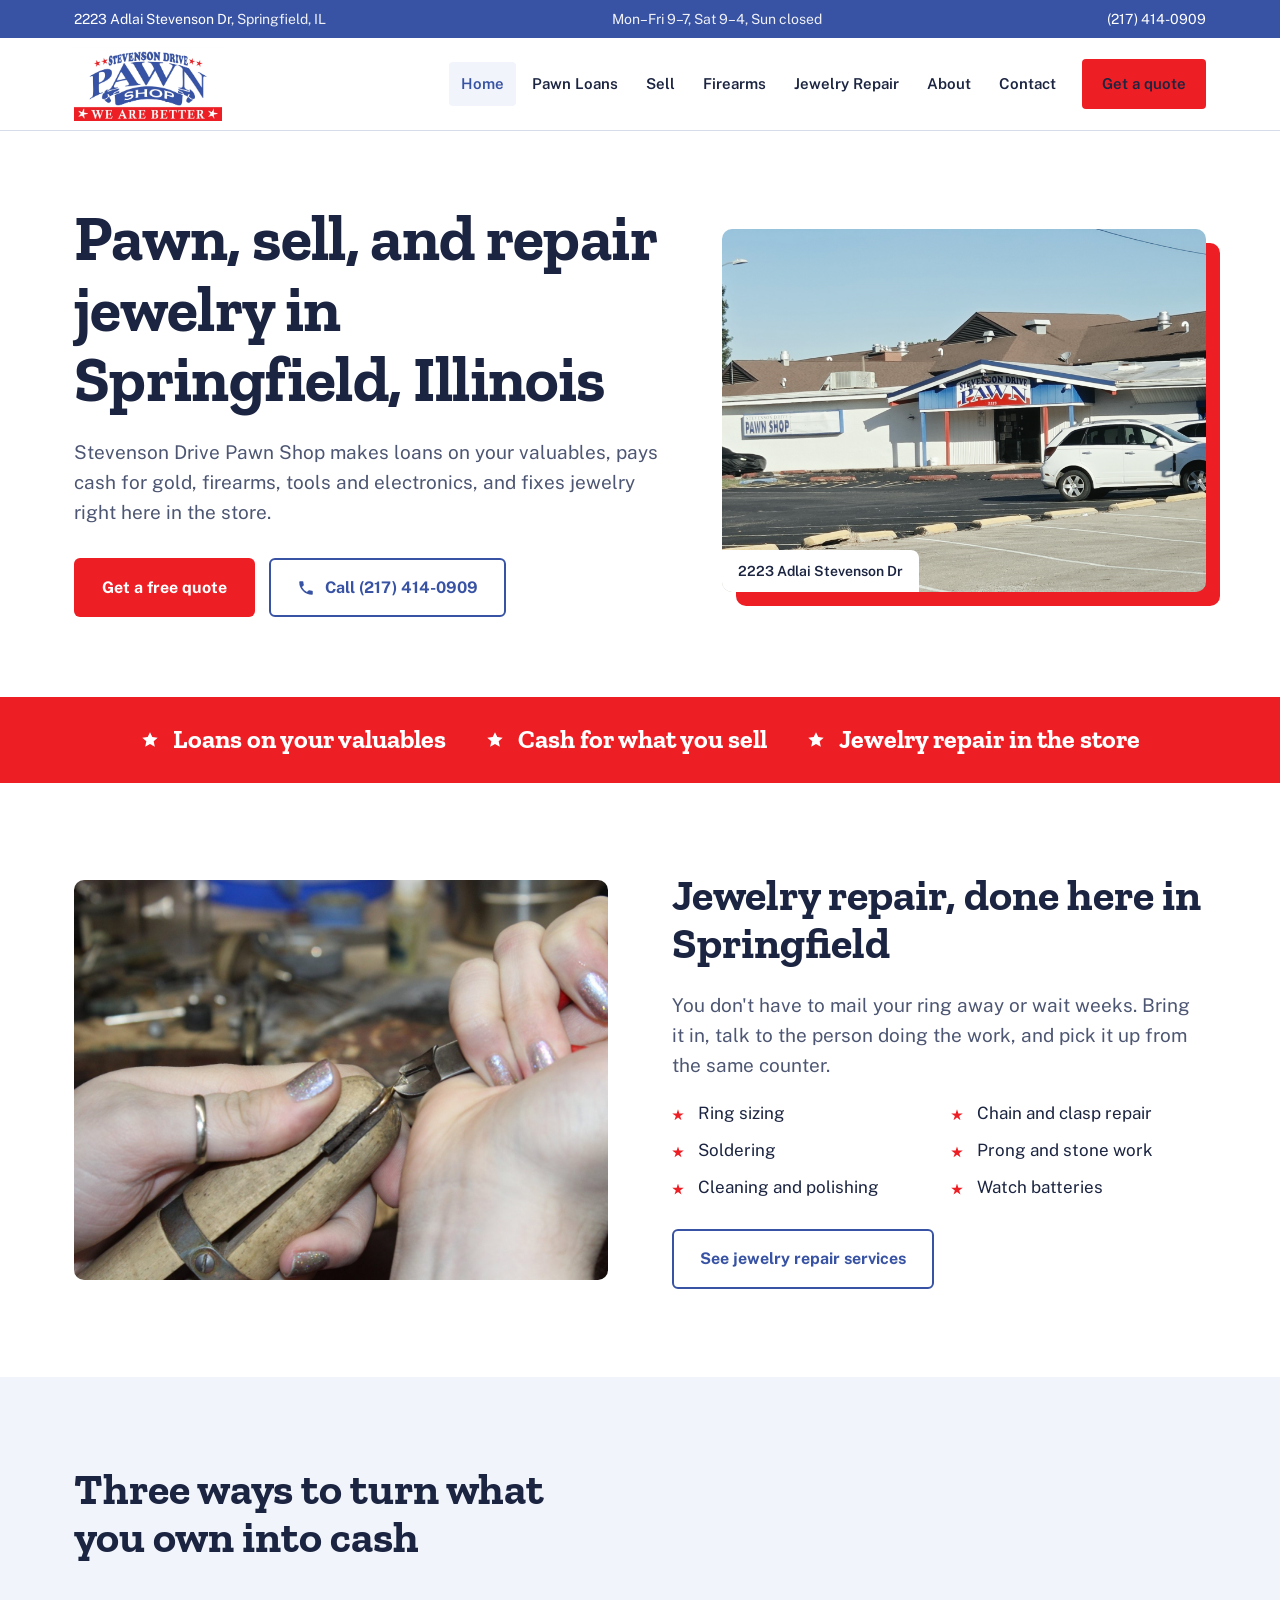
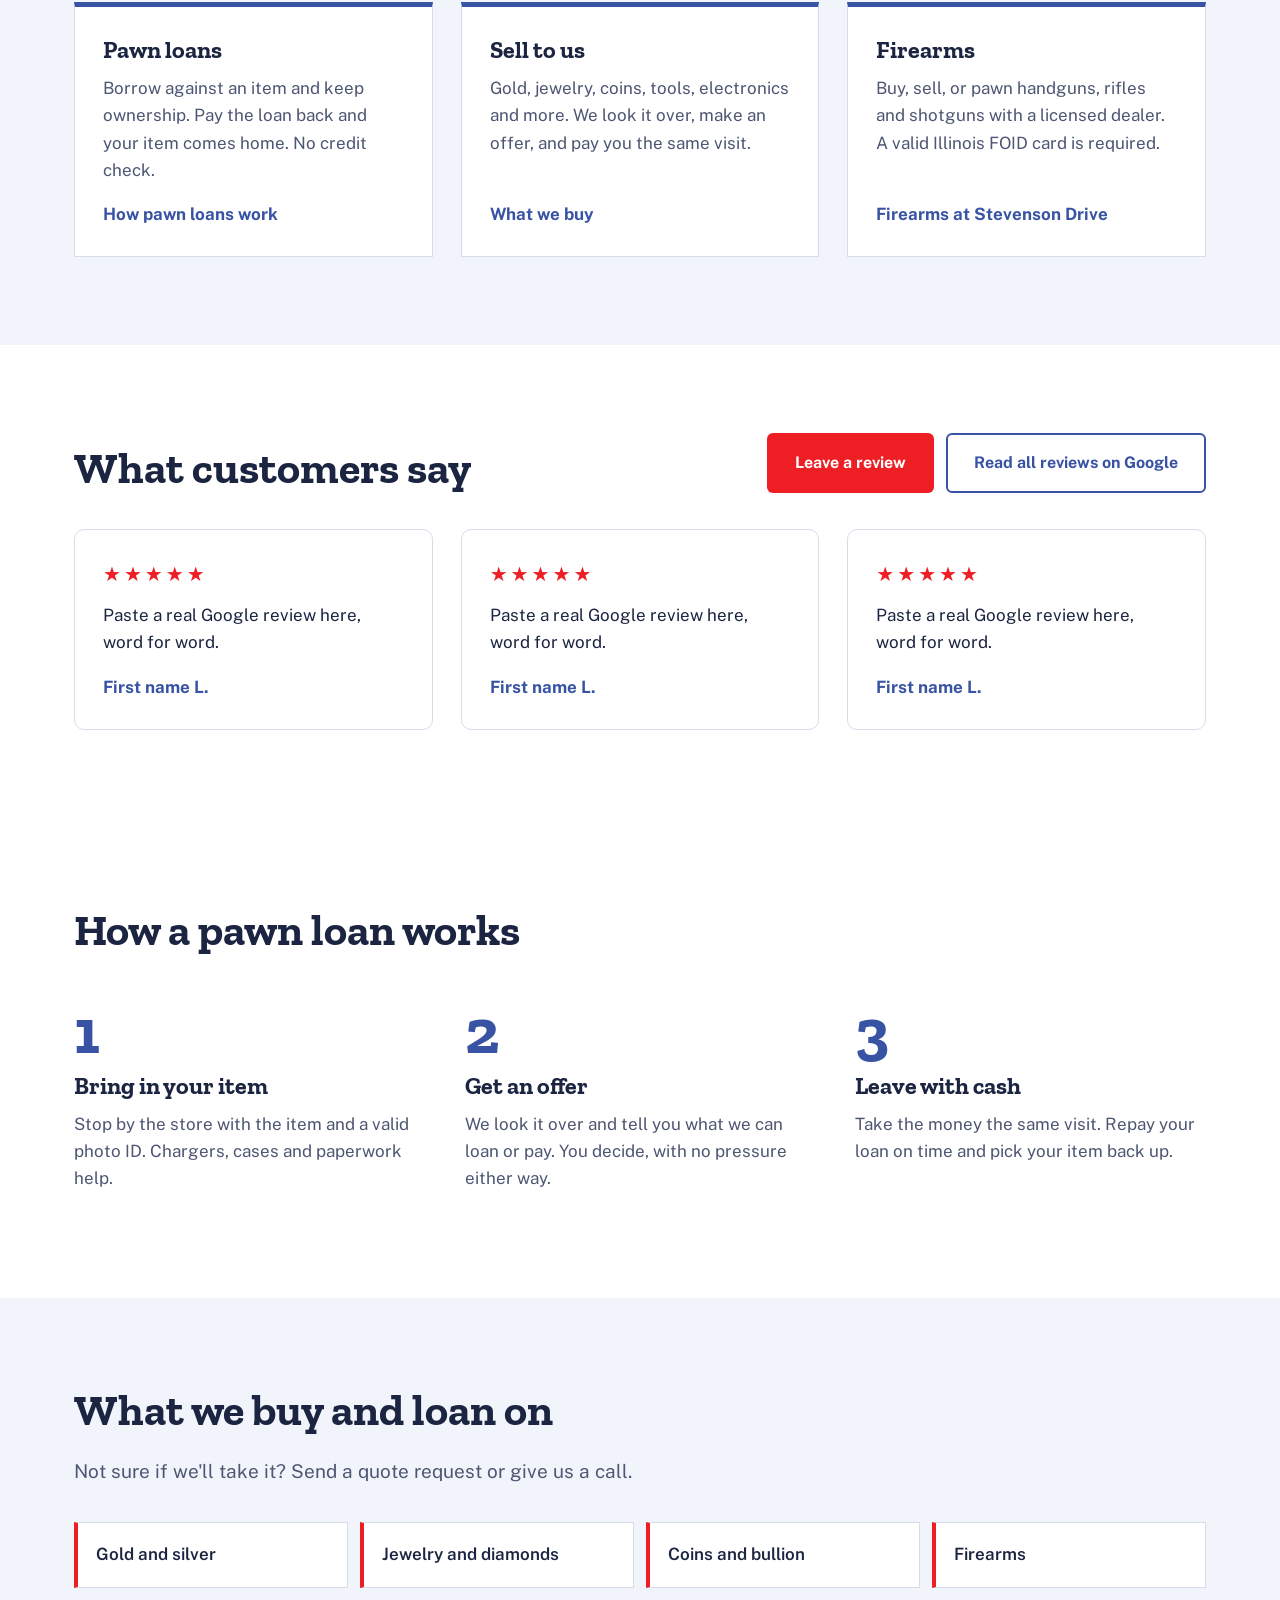
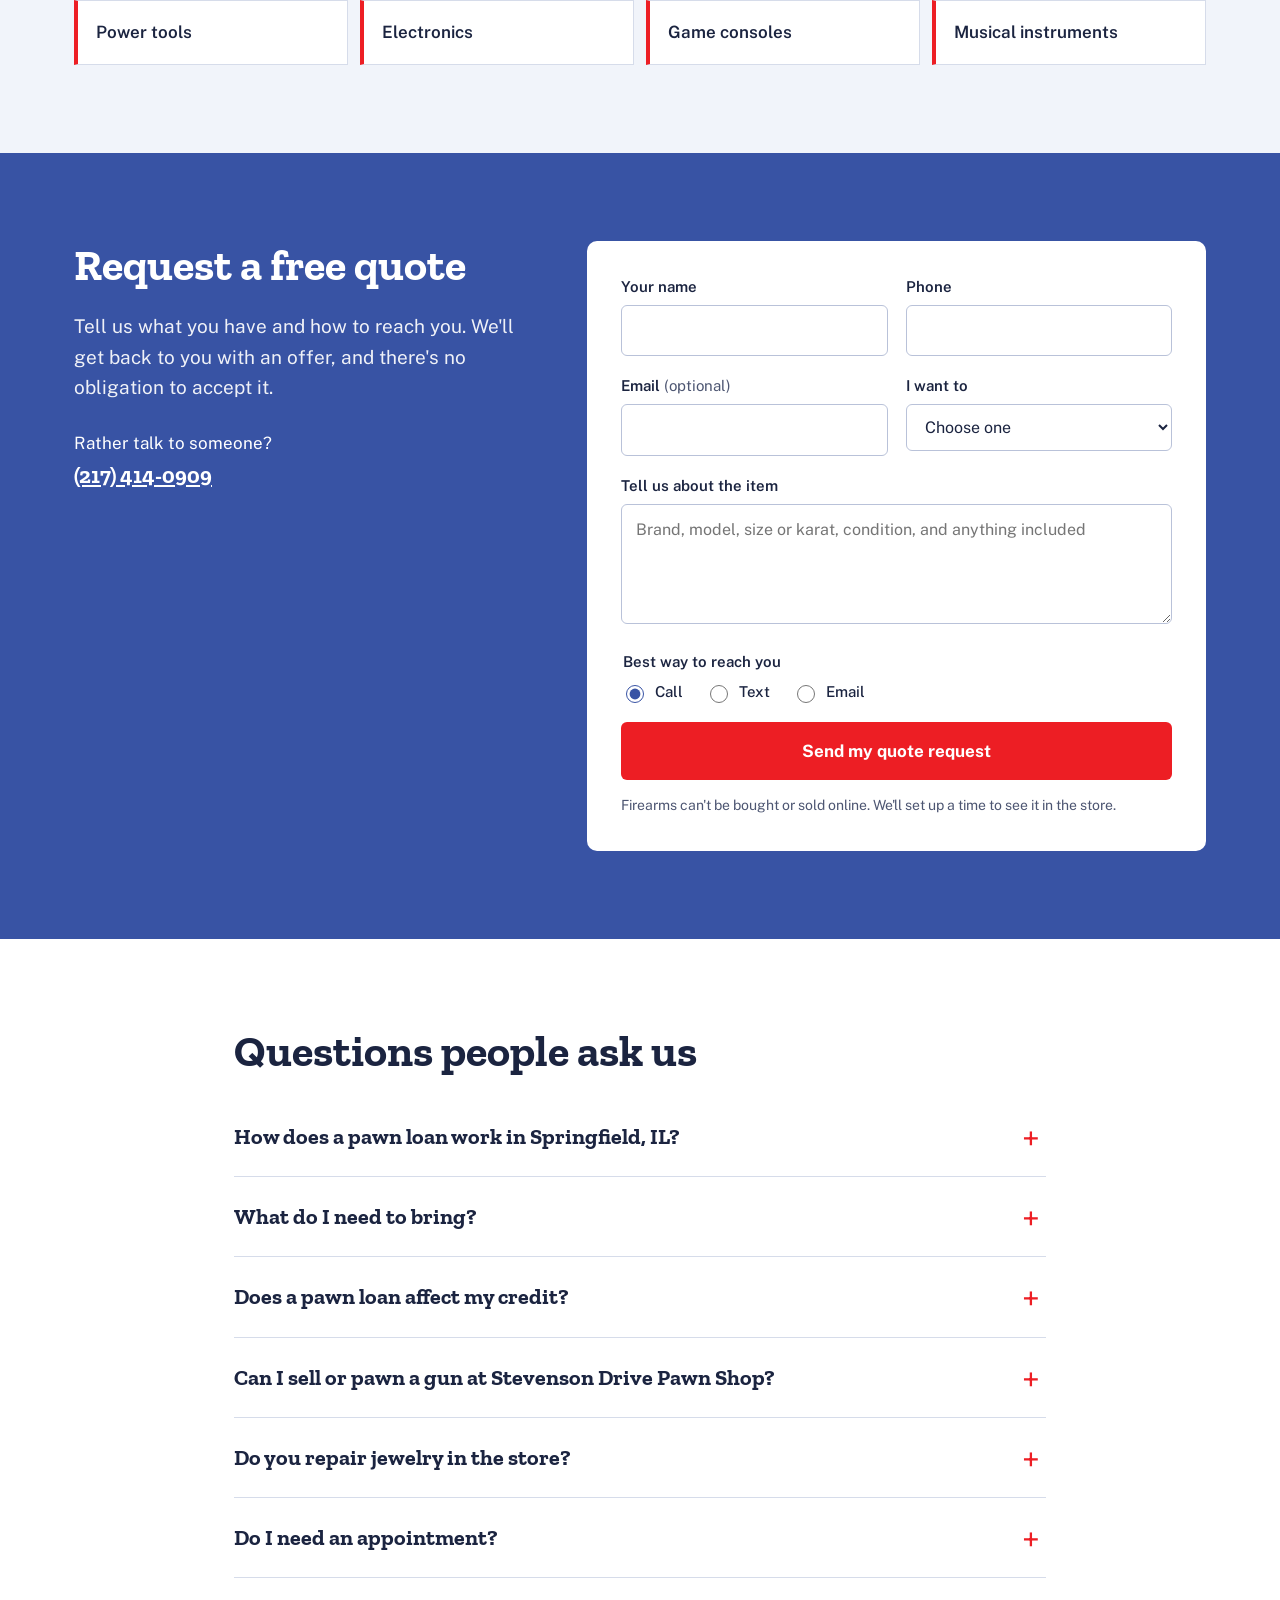
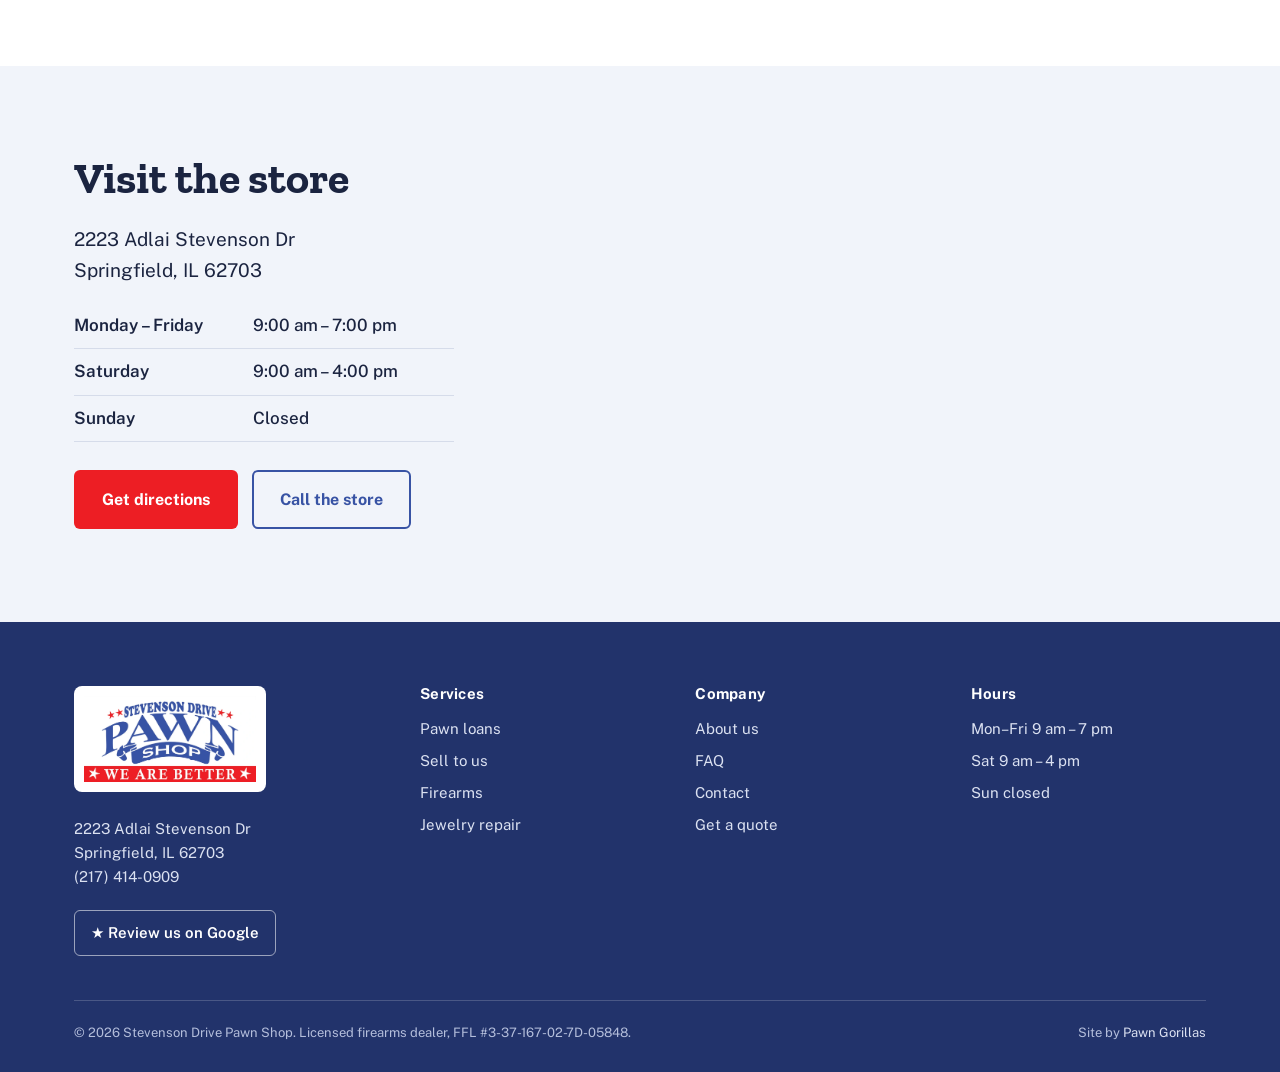
<file: index.html>
<!DOCTYPE html>
<html lang="en">
<head>
<meta charset="UTF-8">
<meta name="viewport" content="width=device-width, initial-scale=1">
<title>Pawn Shop in Springfield, IL | Stevenson Drive Pawn Shop</title>
<meta name="description" content="Stevenson Drive Pawn Shop in Springfield, IL: pawn loans, cash for gold, jewelry and firearms, and in-store jewelry repair. 2223 Adlai Stevenson Dr. Call (217) 414-0909.">
<!-- CONFIRM: final domain -->
<link rel="canonical" href="https://stevensondrivepawnandjewelry.com/">
<meta property="og:type" content="website">
<meta property="og:title" content="Pawn Shop in Springfield, IL | Stevenson Drive Pawn Shop">
<meta property="og:description" content="Stevenson Drive Pawn Shop in Springfield, IL: pawn loans, cash for gold, jewelry and firearms, and in-store jewelry repair. 2223 Adlai Stevenson Dr. Call (217) 414-0909.">
<meta property="og:image" content="logo.png">
<link rel="icon" type="image/png" href="logo.png">
<link rel="preconnect" href="https://fonts.googleapis.com">
<link rel="preconnect" href="https://fonts.gstatic.com" crossorigin>
<link href="https://fonts.googleapis.com/css2?family=Zilla+Slab:wght@500;700&family=Public+Sans:wght@400;500;600;700&display=swap" rel="stylesheet">
<link rel="stylesheet" href="styles.css">
<script type="application/ld+json">
{
 "@context": "https://schema.org",
 "@type": [
  "PawnShop",
  "JewelryStore"
 ],
 "name": "Stevenson Drive Pawn Shop",
 "url": "https://stevensondrivepawnandjewelry.com/",
 "logo": "https://stevensondrivepawnandjewelry.com/logo.png",
 "image": "https://stevensondrivepawnandjewelry.com/logo.png",
 "telephone": "+1-217-414-0909",
 "address": {
  "@type": "PostalAddress",
  "streetAddress": "2223 Adlai Stevenson Dr",
  "addressLocality": "Springfield",
  "addressRegion": "IL",
  "postalCode": "62703",
  "addressCountry": "US"
 },
 "areaServed": [
  "Springfield IL",
  "Sangamon County IL"
 ],
 "openingHoursSpecification": [
  {
   "@type": "OpeningHoursSpecification",
   "dayOfWeek": [
    "Monday",
    "Tuesday",
    "Wednesday",
    "Thursday",
    "Friday"
   ],
   "opens": "09:00",
   "closes": "19:00"
  },
  {
   "@type": "OpeningHoursSpecification",
   "dayOfWeek": "Saturday",
   "opens": "09:00",
   "closes": "16:00"
  }
 ]
}
</script>
<script type="application/ld+json">
{
 "@context": "https://schema.org",
 "@type": "FAQPage",
 "mainEntity": [
  {
   "@type": "Question",
   "name": "How does a pawn loan work in Springfield, IL?",
   "acceptedAnswer": {
    "@type": "Answer",
    "text": "You bring in an item of value and we loan you money against it. We hold the item while the loan is open. When you repay the loan plus the finance charge, you get your item back. If you choose not to repay, the item becomes ours and you owe nothing more."
   }
  },
  {
   "@type": "Question",
   "name": "What do I need to bring?",
   "acceptedAnswer": {
    "@type": "Answer",
    "text": "Bring the item and a valid government-issued photo ID. For firearms, Illinois law also requires a valid FOID card. Chargers, cases, boxes and paperwork can raise what we're able to offer."
   }
  },
  {
   "@type": "Question",
   "name": "Does a pawn loan affect my credit?",
   "acceptedAnswer": {
    "@type": "Answer",
    "text": "No. We don't run a credit check, and the loan is secured by your item, so nothing is reported to credit bureaus."
   }
  },
  {
   "@type": "Question",
   "name": "Can I sell or pawn a gun at Stevenson Drive Pawn Shop?",
   "acceptedAnswer": {
    "@type": "Answer",
    "text": "Yes. We're a licensed firearms dealer and we buy, sell and loan on handguns, rifles and shotguns. You'll need a valid photo ID and an Illinois FOID card. Please bring firearms in unloaded and cased."
   }
  },
  {
   "@type": "Question",
   "name": "Do you repair jewelry in the store?",
   "acceptedAnswer": {
    "@type": "Answer",
    "text": "Yes. Ring sizing, chain repair, soldering and other repairs are done here at the store, so your jewelry doesn't get shipped out. Bring it in for a quote."
   }
  },
  {
   "@type": "Question",
   "name": "Do I need an appointment?",
   "acceptedAnswer": {
    "@type": "Answer",
    "text": "No. Walk in any time during business hours. If you'd like an idea of value first, send a quote request or call (217) 414-0909."
   }
  }
 ]
}
</script>
</head>
<body>
<a class="skip" href="#main">Skip to main content</a>

<!-- ===== SHARED HEADER START (same on every page; only aria-current changes) ===== -->
<div class="topbar">
  <div class="wrap">
    <a href="https://www.google.com/maps/search/?api=1&query=2223+Adlai+Stevenson+Dr+Springfield+IL+62703" target="_blank" rel="noopener">2223 Adlai Stevenson Dr<span class="hide-sm">, Springfield, IL</span></a>
    <!-- CONFIRM hours -->
    <span class="hide-sm">Mon–Fri 9–7, Sat 9–4, Sun closed</span>
    <a href="tel:+12174140909">(217) 414-0909</a>
  </div>
</div>
<header class="site">
  <div class="wrap">
    <a class="brand" href="index.html" aria-label="Stevenson Drive Pawn Shop home">
      <img src="logo.webp" alt="Stevenson Drive Pawn Shop logo" width="900" height="449">
    </a>
    <nav class="mainnav" aria-label="Main navigation">
      <ul>
        <li><a href="index.html" aria-current="page">Home</a></li>
        <li><a href="pawn-loans.html">Pawn Loans</a></li>
        <li><a href="sell.html">Sell</a></li>
        <li><a href="firearms.html">Firearms</a></li>
        <li><a href="jewelry-repair.html">Jewelry Repair</a></li>
        <li><a href="about.html">About</a></li>
        <li><a href="contact.html">Contact</a></li>
        <li><a class="btn btn-red" href="#quote">Get a quote</a></li>
      </ul>
    </nav>
    <button class="burger" type="button" aria-label="Open menu" aria-controls="mobile-nav" aria-expanded="false"><span></span></button>
  </div>
</header>
<div class="mobile-nav" id="mobile-nav" role="dialog" aria-modal="true" aria-label="Menu">
  <div class="mn-top">
    <img src="logo.webp" alt="" width="120" height="60" style="height:56px;width:auto">
    <button class="mn-close" type="button" aria-label="Close menu">&times;</button>
  </div>
  <ul>
    <li><a href="index.html">Home</a></li>
    <li><a href="pawn-loans.html">Pawn Loans</a></li>
    <li><a href="sell.html">Sell</a></li>
    <li><a href="firearms.html">Firearms</a></li>
    <li><a href="jewelry-repair.html">Jewelry Repair</a></li>
    <li><a href="about.html">About</a></li>
    <li><a href="contact.html">Contact</a></li>
  </ul>
  <a class="btn btn-red" href="tel:+12174140909">Call (217) 414-0909</a>
</div>
<!-- ===== SHARED HEADER END ===== -->

<main id="main">
<section class="hero" aria-labelledby="h1">
  <div class="wrap">
    <div>
      <h1 id="h1">Pawn, sell, and repair jewelry in Springfield, Illinois</h1>
      <p class="lede">Stevenson Drive Pawn Shop makes loans on your valuables, pays cash for gold, firearms, tools and electronics, and fixes jewelry right here in the store.</p>
      <div class="hero-ctas">
        <a class="btn btn-red" href="#quote">Get a free quote</a>
        <a class="btn btn-line" href="tel:+12174140909">
          <svg viewBox="0 0 24 24" aria-hidden="true"><path fill="currentColor" d="M6.6 10.8a15.1 15.1 0 0 0 6.6 6.6l2.2-2.2a1 1 0 0 1 1-.25 11.4 11.4 0 0 0 3.6.57 1 1 0 0 1 1 1V20a1 1 0 0 1-1 1A17 17 0 0 1 3 4a1 1 0 0 1 1-1h3.5a1 1 0 0 1 1 1c0 1.25.2 2.45.57 3.57a1 1 0 0 1-.25 1z"/></svg>
          Call (217) 414-0909
        </a>
      </div>
    </div>
    <!-- Upload exterior.jpg to the repo and it appears here automatically -->
    <div class="hero-photo" role="img" aria-label="Stevenson Drive Pawn Shop storefront on Adlai Stevenson Drive">
      <span class="addr-tag">2223 Adlai Stevenson Dr</span>
    </div>
  </div>
</section>

<div class="ribbon" role="region" aria-label="What we offer">
  <ul>
    <li><svg viewBox="0 0 24 24" aria-hidden="true"><path d="M12 1.5l3.1 6.6 7.2.8-5.4 4.9 1.5 7.1L12 17.3l-6.4 3.6 1.5-7.1L1.7 8.9l7.2-.8z"/></svg>Loans on your valuables</li>
    <li><svg viewBox="0 0 24 24" aria-hidden="true"><path d="M12 1.5l3.1 6.6 7.2.8-5.4 4.9 1.5 7.1L12 17.3l-6.4 3.6 1.5-7.1L1.7 8.9l7.2-.8z"/></svg>Cash for what you sell</li>
    <li><svg viewBox="0 0 24 24" aria-hidden="true"><path d="M12 1.5l3.1 6.6 7.2.8-5.4 4.9 1.5 7.1L12 17.3l-6.4 3.6 1.5-7.1L1.7 8.9l7.2-.8z"/></svg>Jewelry repair in the store</li>
  </ul>
</div>

<section class="feature" aria-labelledby="jr-h">
  <div class="wrap">
    <!-- Upload jewelry-repair.jpg (repair bench or work in progress) -->
    <div class="feature-photo" role="img" aria-label="Jewelry repair at Stevenson Drive Pawn Shop"></div>
    <div>
      <h2 id="jr-h">Jewelry repair, done here in Springfield</h2>
      <p class="lede">You don't have to mail your ring away or wait weeks. Bring it in, talk to the person doing the work, and pick it up from the same counter.</p>
      <!-- CONFIRM the repair services they actually offer -->
      <ul class="ticks">
        <li>Ring sizing</li>
        <li>Chain and clasp repair</li>
        <li>Soldering</li>
        <li>Prong and stone work</li>
        <li>Cleaning and polishing</li>
        <li>Watch batteries</li>
      </ul>
      <a class="btn btn-line" href="jewelry-repair.html">See jewelry repair services</a>
    </div>
  </div>
</section>

<section class="services" aria-labelledby="svc-h">
  <div class="wrap">
    <h2 id="svc-h">Three ways to turn what you own into cash</h2>
    <div class="svc-grid">
      <article class="svc">
        <h3>Pawn loans</h3>
        <p>Borrow against an item and keep ownership. Pay the loan back and your item comes home. No credit check.</p>
        <a class="more" href="pawn-loans.html">How pawn loans work</a>
      </article>
      <article class="svc">
        <h3>Sell to us</h3>
        <p>Gold, jewelry, coins, tools, electronics and more. We look it over, make an offer, and pay you the same visit.</p>
        <a class="more" href="sell.html">What we buy</a>
      </article>
      <article class="svc">
        <h3>Firearms</h3>
        <p>Buy, sell, or pawn handguns, rifles and shotguns with a licensed dealer. A valid Illinois FOID card is required.</p>
        <a class="more" href="firearms.html">Firearms at Stevenson Drive</a>
      </article>
    </div>
  </div>
</section>

<section class="reviews" aria-labelledby="rv-h">
  <div class="wrap">
    <div class="rv-head">
      <h2 id="rv-h">What customers say</h2>
      <div class="rv-links">
        <a class="btn btn-red" href="/review" target="_blank" rel="noopener">Leave a review</a>
        <a class="btn btn-line" href="https://maps.google.com/?cid=6891771936703376634" target="_blank" rel="noopener">Read all reviews on Google</a>
      </div>
    </div>
    <!-- ===== REVIEWS: update monthly =====
         Copy real Google reviews word for word. Use first name + last initial.
         Set the stars to match the review (aria-label too). Never edit or invent review text. -->
    <div class="rv-grid">
      <figure class="rev">
        <p class="stars" aria-label="5 out of 5 stars">&#9733;&#9733;&#9733;&#9733;&#9733;</p>
        <blockquote><p>Paste a real Google review here, word for word.</p></blockquote>
        <figcaption>First name L.</figcaption>
      </figure>
      <figure class="rev">
        <p class="stars" aria-label="5 out of 5 stars">&#9733;&#9733;&#9733;&#9733;&#9733;</p>
        <blockquote><p>Paste a real Google review here, word for word.</p></blockquote>
        <figcaption>First name L.</figcaption>
      </figure>
      <figure class="rev">
        <p class="stars" aria-label="5 out of 5 stars">&#9733;&#9733;&#9733;&#9733;&#9733;</p>
        <blockquote><p>Paste a real Google review here, word for word.</p></blockquote>
        <figcaption>First name L.</figcaption>
      </figure>
    </div>
    <!-- ===== REVIEWS END ===== -->
  </div>
</section>

<section class="steps" aria-labelledby="st-h">
  <div class="wrap">
    <h2 id="st-h">How a pawn loan works</h2>
    <ol>
      <li><h3>Bring in your item</h3><p>Stop by the store with the item and a valid photo ID. Chargers, cases and paperwork help.</p></li>
      <li><h3>Get an offer</h3><p>We look it over and tell you what we can loan or pay. You decide, with no pressure either way.</p></li>
      <li><h3>Leave with cash</h3><p>Take the money the same visit. Repay your loan on time and pick your item back up.</p></li>
    </ol>
  </div>
</section>

<section class="buy" aria-labelledby="buy-h">
  <div class="wrap">
    <h2 id="buy-h">What we buy and loan on</h2>
    <p class="lede">Not sure if we'll take it? Send a quote request or give us a call.</p>
    <!-- CONFIRM categories with the client -->
    <ul class="buy-list">
      <li><a href="sell.html#gold">Gold and silver</a></li>
      <li><a href="sell.html#jewelry">Jewelry and diamonds</a></li>
      <li><a href="sell.html#coins">Coins and bullion</a></li>
      <li><a href="firearms.html">Firearms</a></li>
      <li><a href="sell.html#tools">Power tools</a></li>
      <li><a href="sell.html#electronics">Electronics</a></li>
      <li><a href="sell.html#games">Game consoles</a></li>
      <li><a href="sell.html#instruments">Musical instruments</a></li>
    </ul>
  </div>
</section>

<section class="quote" id="quote" aria-labelledby="q-h">
  <div class="wrap">
    <div>
      <h2 id="q-h">Request a free quote</h2>
      <p class="lede">Tell us what you have and how to reach you. We'll get back to you with an offer, and there's no obligation to accept it.</p>
      <p class="call-alt">Rather talk to someone?<br><a href="tel:+12174140909">(217) 414-0909</a></p>
    </div>

    <!--
      FORM SETUP: create a free Web3Forms key with the shop's email
      (web3forms.com). CONNECTED: key below sends to the email on the Web3Forms account.
      Until then the form shows a demo message instead of sending.
    -->
    <form class="qform" id="quote-form" action="https://api.web3forms.com/submit" method="POST" novalidate>
      <input type="hidden" name="access_key" value="ba65331e-3c67-4ce6-aea2-89016c3157da">
      <input type="hidden" name="subject" value="New quote request from the website">
      <input type="hidden" name="page" value="index.html">
      <input type="hidden" name="from_name" value="Stevenson Drive Pawn website">
      <input type="checkbox" name="botcheck" class="hp" tabindex="-1" autocomplete="off" aria-hidden="true">

      <div class="frow">
        <div class="fg"><label for="q-name">Your name</label><input class="fi" id="q-name" name="name" type="text" autocomplete="name" required></div>
        <div class="fg"><label for="q-phone">Phone</label><input class="fi" id="q-phone" name="phone" type="tel" autocomplete="tel" required></div>
      </div>
      <div class="frow">
        <div class="fg"><label for="q-email">Email <span class="opt">(optional)</span></label><input class="fi" id="q-email" name="email" type="email" autocomplete="email"></div>
        <div class="fg"><label for="q-intent">I want to</label>
          <select class="fs" id="q-intent" name="interest" required>
            <option value="">Choose one</option>
            <option>Pawn an item</option>
            <option>Sell an item</option>
            <option>Sell or pawn a firearm</option>
            <option>Get jewelry repaired</option>
            <option>Ask about something else</option>
          </select>
        </div>
      </div>
      <div class="fg"><label for="q-desc">Tell us about the item</label><textarea class="fta" id="q-desc" name="item_description" placeholder="Brand, model, size or karat, condition, and anything included" required></textarea></div>
      <fieldset class="fg">
        <legend>Best way to reach you</legend>
        <div class="radios">
          <label><input type="radio" name="contact_by" value="Call" checked> Call</label>
          <label><input type="radio" name="contact_by" value="Text"> Text</label>
          <label><input type="radio" name="contact_by" value="Email"> Email</label>
        </div>
      </fieldset>
      <button class="btn btn-red" type="submit">Send my quote request</button>
      <p class="form-note">Firearms can't be bought or sold online. We'll set up a time to see it in the store.</p>
      <div class="form-status" id="form-status" role="status" aria-live="polite"></div>
    </form>
  </div>
</section>

<section class="faq" aria-labelledby="faq-h">
  <div class="wrap">
    <h2 id="faq-h">Questions people ask us</h2>
    <!-- CONFIRM: answers on loan terms should match the shop's real terms -->
    <details>
      <summary>How does a pawn loan work in Springfield, IL?</summary>
      <p>You bring in an item of value and we loan you money against it. We hold the item while the loan is open. When you repay the loan plus the finance charge, you get your item back. If you choose not to repay, the item becomes ours and you owe nothing more.</p>
    </details>
    <details>
      <summary>What do I need to bring?</summary>
      <p>Bring the item and a valid government-issued photo ID. For firearms, Illinois law also requires a valid FOID card. Chargers, cases, boxes and paperwork can raise what we're able to offer.</p>
    </details>
    <details>
      <summary>Does a pawn loan affect my credit?</summary>
      <p>No. We don't run a credit check, and the loan is secured by your item, so nothing is reported to credit bureaus.</p>
    </details>
    <details>
      <summary>Can I sell or pawn a gun at Stevenson Drive Pawn Shop?</summary>
      <p>Yes. We're a licensed firearms dealer and we buy, sell and loan on handguns, rifles and shotguns. You'll need a valid photo ID and an Illinois FOID card. Please bring firearms in unloaded and cased.</p>
    </details>
    <details>
      <summary>Do you repair jewelry in the store?</summary>
      <p>Yes. Ring sizing, chain repair, soldering and other repairs are done here at the store, so your jewelry doesn't get shipped out. Bring it in for a quote.</p>
    </details>
    <details>
      <summary>Do I need an appointment?</summary>
      <p>No. Walk in any time during business hours. If you'd like an idea of value first, send a quote request or call (217) 414-0909.</p>
    </details>
  </div>
</section>

<section class="visit" aria-labelledby="v-h">
  <div class="wrap">
    <div>
      <h2 id="v-h">Visit the store</h2>
      <address>2223 Adlai Stevenson Dr<br>Springfield, IL 62703</address>
      <!-- CONFIRM hours -->
      <table class="hours">
        <caption class="sr-only">Store hours</caption>
        <tr><th scope="row">Monday – Friday</th><td>9:00 am – 7:00 pm</td></tr>
        <tr><th scope="row">Saturday</th><td>9:00 am – 4:00 pm</td></tr>
        <tr><th scope="row">Sunday</th><td>Closed</td></tr>
      </table>
      <div class="hero-ctas">
        <a class="btn btn-red" href="https://www.google.com/maps/dir/?api=1&destination=2223+Adlai+Stevenson+Dr+Springfield+IL+62703" target="_blank" rel="noopener">Get directions</a>
        <a class="btn btn-line" href="tel:+12174140909">Call the store</a>
      </div>
    </div>
    <iframe class="map" title="Map to Stevenson Drive Pawn Shop" loading="lazy" referrerpolicy="no-referrer-when-downgrade"
      src="https://www.google.com/maps?q=2223+Adlai+Stevenson+Dr,+Springfield,+IL+62703&output=embed"></iframe>
  </div>
</section>
</main>

<!-- ===== SHARED FOOTER START ===== -->
<footer class="site">
  <div class="wrap">
    <div class="cols">
      <div>
        <a class="flogo" href="index.html"><img src="logo.webp" alt="Stevenson Drive Pawn Shop" width="900" height="449"></a>
        <p style="margin-top:18px">2223 Adlai Stevenson Dr<br>Springfield, IL 62703<br><a href="tel:+12174140909">(217) 414-0909</a></p>
        <a class="btn-review" href="/review" target="_blank" rel="noopener">&#9733; Review us on Google</a>
      </div>
      <div>
        <h3>Services</h3>
        <ul>
          <li><a href="pawn-loans.html">Pawn loans</a></li>
          <li><a href="sell.html">Sell to us</a></li>
          <li><a href="firearms.html">Firearms</a></li>
          <li><a href="jewelry-repair.html">Jewelry repair</a></li>
        </ul>
      </div>
      <div>
        <h3>Company</h3>
        <ul>
          <li><a href="about.html">About us</a></li>
          <li><a href="faq.html">FAQ</a></li>
          <li><a href="contact.html">Contact</a></li>
          <li><a href="#quote">Get a quote</a></li>
        </ul>
      </div>
      <div>
        <h3>Hours</h3>
        <!-- CONFIRM hours -->
        <ul>
          <li>Mon–Fri 9 am – 7 pm</li>
          <li>Sat 9 am – 4 pm</li>
          <li>Sun closed</li>
        </ul>
      </div>
    </div>
    <div class="legal">
      <!-- CONFIRM FFL number against the license before launch -->
      <span>&copy; <span id="yr">2026</span> Stevenson Drive Pawn Shop. Licensed firearms dealer, FFL #3-37-167-02-7D-05848.</span>
      <span>Site by <a href="https://pawngorillas.com" target="_blank" rel="noopener">Pawn Gorillas</a></span>
    </div>
  </div>
</footer>
<!-- ===== SHARED FOOTER END ===== -->

<script src="site.js"></script>
</body>
</html>
</file>
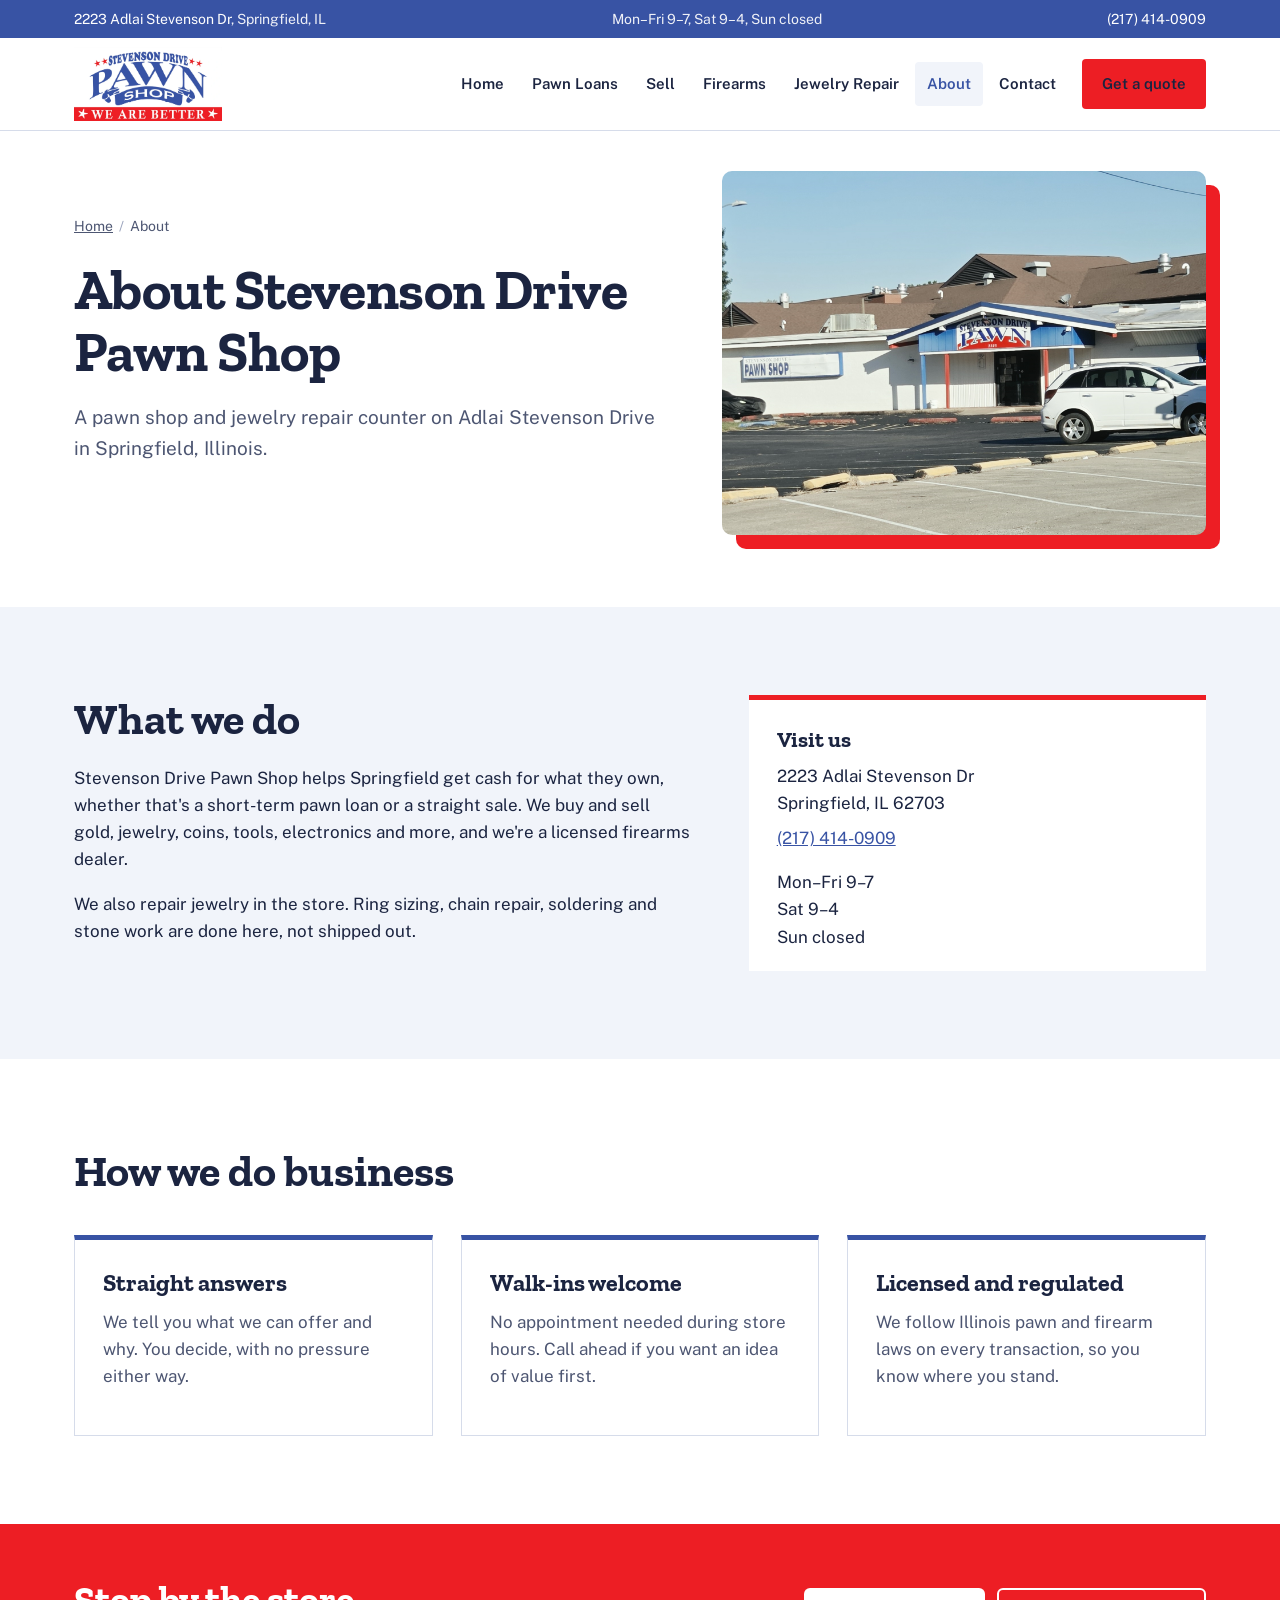
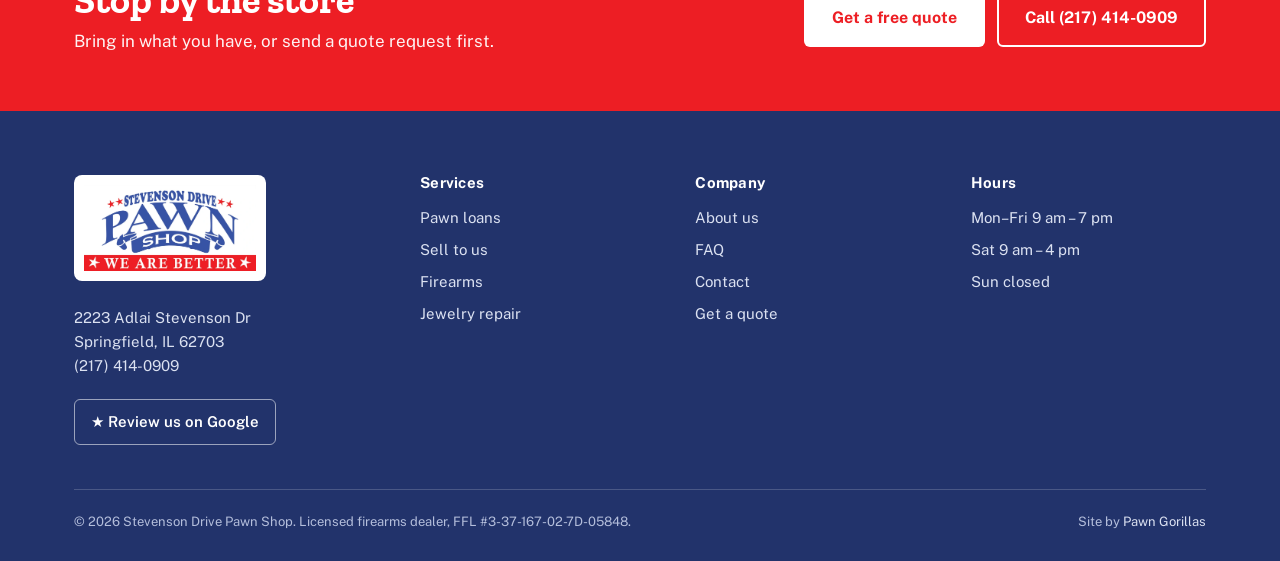
<file: about.html>
<!DOCTYPE html>
<html lang="en">
<head>
<meta charset="UTF-8">
<meta name="viewport" content="width=device-width, initial-scale=1">
<title>About Us | Stevenson Drive Pawn Shop, Springfield, IL</title>
<meta name="description" content="Stevenson Drive Pawn Shop on Adlai Stevenson Drive in Springfield, IL: pawn loans, buying and selling, firearms, and in-store jewelry repair.">
<!-- CONFIRM: final domain -->
<link rel="canonical" href="https://stevensondrivepawnandjewelry.com/about.html">
<meta property="og:type" content="website">
<meta property="og:title" content="About Us | Stevenson Drive Pawn Shop, Springfield, IL">
<meta property="og:description" content="Stevenson Drive Pawn Shop on Adlai Stevenson Drive in Springfield, IL: pawn loans, buying and selling, firearms, and in-store jewelry repair.">
<meta property="og:image" content="logo.png">
<link rel="icon" type="image/png" href="logo.png">
<link rel="preconnect" href="https://fonts.googleapis.com">
<link rel="preconnect" href="https://fonts.gstatic.com" crossorigin>
<link href="https://fonts.googleapis.com/css2?family=Zilla+Slab:wght@500;700&family=Public+Sans:wght@400;500;600;700&display=swap" rel="stylesheet">
<link rel="stylesheet" href="styles.css">
<script type="application/ld+json">
{
 "@context": "https://schema.org",
 "@type": "BreadcrumbList",
 "itemListElement": [
  {
   "@type": "ListItem",
   "position": 1,
   "name": "Home",
   "item": "https://stevensondrivepawnandjewelry.com/"
  },
  {
   "@type": "ListItem",
   "position": 2,
   "name": "About",
   "item": "https://stevensondrivepawnandjewelry.com/about.html"
  }
 ]
}
</script>
</head>
<body>
<a class="skip" href="#main">Skip to main content</a>

<!-- ===== SHARED HEADER START (same on every page; only aria-current changes) ===== -->
<div class="topbar">
  <div class="wrap">
    <a href="https://www.google.com/maps/search/?api=1&query=2223+Adlai+Stevenson+Dr+Springfield+IL+62703" target="_blank" rel="noopener">2223 Adlai Stevenson Dr<span class="hide-sm">, Springfield, IL</span></a>
    <!-- CONFIRM hours -->
    <span class="hide-sm">Mon–Fri 9–7, Sat 9–4, Sun closed</span>
    <a href="tel:+12174140909">(217) 414-0909</a>
  </div>
</div>
<header class="site">
  <div class="wrap">
    <a class="brand" href="index.html" aria-label="Stevenson Drive Pawn Shop home">
      <img src="logo.webp" alt="Stevenson Drive Pawn Shop logo" width="900" height="449">
    </a>
    <nav class="mainnav" aria-label="Main navigation">
      <ul>
        <li><a href="index.html">Home</a></li>
        <li><a href="pawn-loans.html">Pawn Loans</a></li>
        <li><a href="sell.html">Sell</a></li>
        <li><a href="firearms.html">Firearms</a></li>
        <li><a href="jewelry-repair.html">Jewelry Repair</a></li>
        <li><a href="about.html" aria-current="page">About</a></li>
        <li><a href="contact.html">Contact</a></li>
        <li><a class="btn btn-red" href="contact.html#quote">Get a quote</a></li>
      </ul>
    </nav>
    <button class="burger" type="button" aria-label="Open menu" aria-controls="mobile-nav" aria-expanded="false"><span></span></button>
  </div>
</header>
<div class="mobile-nav" id="mobile-nav" role="dialog" aria-modal="true" aria-label="Menu">
  <div class="mn-top">
    <img src="logo.webp" alt="" width="120" height="60" style="height:56px;width:auto">
    <button class="mn-close" type="button" aria-label="Close menu">&times;</button>
  </div>
  <ul>
    <li><a href="index.html">Home</a></li>
    <li><a href="pawn-loans.html">Pawn Loans</a></li>
    <li><a href="sell.html">Sell</a></li>
    <li><a href="firearms.html">Firearms</a></li>
    <li><a href="jewelry-repair.html">Jewelry Repair</a></li>
    <li><a href="about.html">About</a></li>
    <li><a href="contact.html">Contact</a></li>
  </ul>
  <a class="btn btn-red" href="tel:+12174140909">Call (217) 414-0909</a>
</div>
<!-- ===== SHARED HEADER END ===== -->

<main id="main">
<section class="page-hero" aria-labelledby="h1">
  <div class="wrap">
    <div>
      <nav class="crumbs" aria-label="Breadcrumb"><ol><li><a href="index.html">Home</a></li><li aria-current="page">About</li></ol></nav>
      <h1 id="h1">About Stevenson Drive Pawn Shop</h1>
      <p class="lede">A pawn shop and jewelry repair counter on Adlai Stevenson Drive in Springfield, Illinois.</p>
    </div>
    <div class="photo" role="img" aria-label="Stevenson Drive Pawn Shop storefront" style="--img:url('exterior.jpg')"></div>
  </div>
</section>

<section class="split alt" aria-labelledby="ab-what">
  <div class="wrap">
    <div class="copy">
      <h2 id="ab-what">What we do</h2>
      <!-- CONFIRM: add the shop's story here (year opened, owners, family history) -->
      <p>Stevenson Drive Pawn Shop helps Springfield get cash for what they own, whether that's a short-term pawn loan or a straight sale. We buy and sell gold, jewelry, coins, tools, electronics and more, and we're a licensed firearms dealer.</p>
      <p>We also repair jewelry in the store. Ring sizing, chain repair, soldering and stone work are done here, not shipped out.</p>
    </div>
    <aside class="aside" aria-label="Visit us">
      <h3>Visit us</h3>
      <p style="margin-bottom:8px">2223 Adlai Stevenson Dr<br>Springfield, IL 62703</p>
      <p><a href="tel:+12174140909">(217) 414-0909</a></p>
      <!-- CONFIRM hours -->
      <p style="margin-bottom:0">Mon–Fri 9–7<br>Sat 9–4<br>Sun closed</p>
    </aside>
  </div>
</section>

<section aria-labelledby="ab-how">
  <div class="wrap">
    <h2 id="ab-how">How we do business</h2>
    <div class="svc-grid">
      <article class="svc"><h3>Straight answers</h3><p>We tell you what we can offer and why. You decide, with no pressure either way.</p></article>
      <article class="svc"><h3>Walk-ins welcome</h3><p>No appointment needed during store hours. Call ahead if you want an idea of value first.</p></article>
      <article class="svc"><h3>Licensed and regulated</h3><p>We follow Illinois pawn and firearm laws on every transaction, so you know where you stand.</p></article>
    </div>
  </div>
</section>

<!-- TEAM SECTION (add when the shop supplies names and photos)
<section class="alt" aria-labelledby="ab-team">
  <div class="wrap">
    <h2 id="ab-team">Meet the team</h2>
  </div>
</section>
-->

<section class="cta-band" aria-label="Get a quote">
  <div class="wrap">
    <div><h2>Stop by the store</h2><p>Bring in what you have, or send a quote request first.</p></div>
    <div class="acts">
      <a class="btn btn-white" href="contact.html#quote">Get a free quote</a>
      <a class="btn btn-ghost" href="tel:+12174140909">Call (217) 414-0909</a>
    </div>
  </div>
</section>
</main>

<!-- ===== SHARED FOOTER START ===== -->
<footer class="site">
  <div class="wrap">
    <div class="cols">
      <div>
        <a class="flogo" href="index.html"><img src="logo.webp" alt="Stevenson Drive Pawn Shop" width="900" height="449"></a>
        <p style="margin-top:18px">2223 Adlai Stevenson Dr<br>Springfield, IL 62703<br><a href="tel:+12174140909">(217) 414-0909</a></p>
        <a class="btn-review" href="/review" target="_blank" rel="noopener">&#9733; Review us on Google</a>
      </div>
      <div>
        <h3>Services</h3>
        <ul>
          <li><a href="pawn-loans.html">Pawn loans</a></li>
          <li><a href="sell.html">Sell to us</a></li>
          <li><a href="firearms.html">Firearms</a></li>
          <li><a href="jewelry-repair.html">Jewelry repair</a></li>
        </ul>
      </div>
      <div>
        <h3>Company</h3>
        <ul>
          <li><a href="about.html">About us</a></li>
          <li><a href="faq.html">FAQ</a></li>
          <li><a href="contact.html">Contact</a></li>
          <li><a href="contact.html#quote">Get a quote</a></li>
        </ul>
      </div>
      <div>
        <h3>Hours</h3>
        <!-- CONFIRM hours -->
        <ul>
          <li>Mon–Fri 9 am – 7 pm</li>
          <li>Sat 9 am – 4 pm</li>
          <li>Sun closed</li>
        </ul>
      </div>
    </div>
    <div class="legal">
      <!-- CONFIRM FFL number against the license before launch -->
      <span>&copy; <span id="yr">2026</span> Stevenson Drive Pawn Shop. Licensed firearms dealer, FFL #3-37-167-02-7D-05848.</span>
      <span>Site by <a href="https://pawngorillas.com" target="_blank" rel="noopener">Pawn Gorillas</a></span>
    </div>
  </div>
</footer>
<!-- ===== SHARED FOOTER END ===== -->

<script src="site.js"></script>
</body>
</html>
</file>
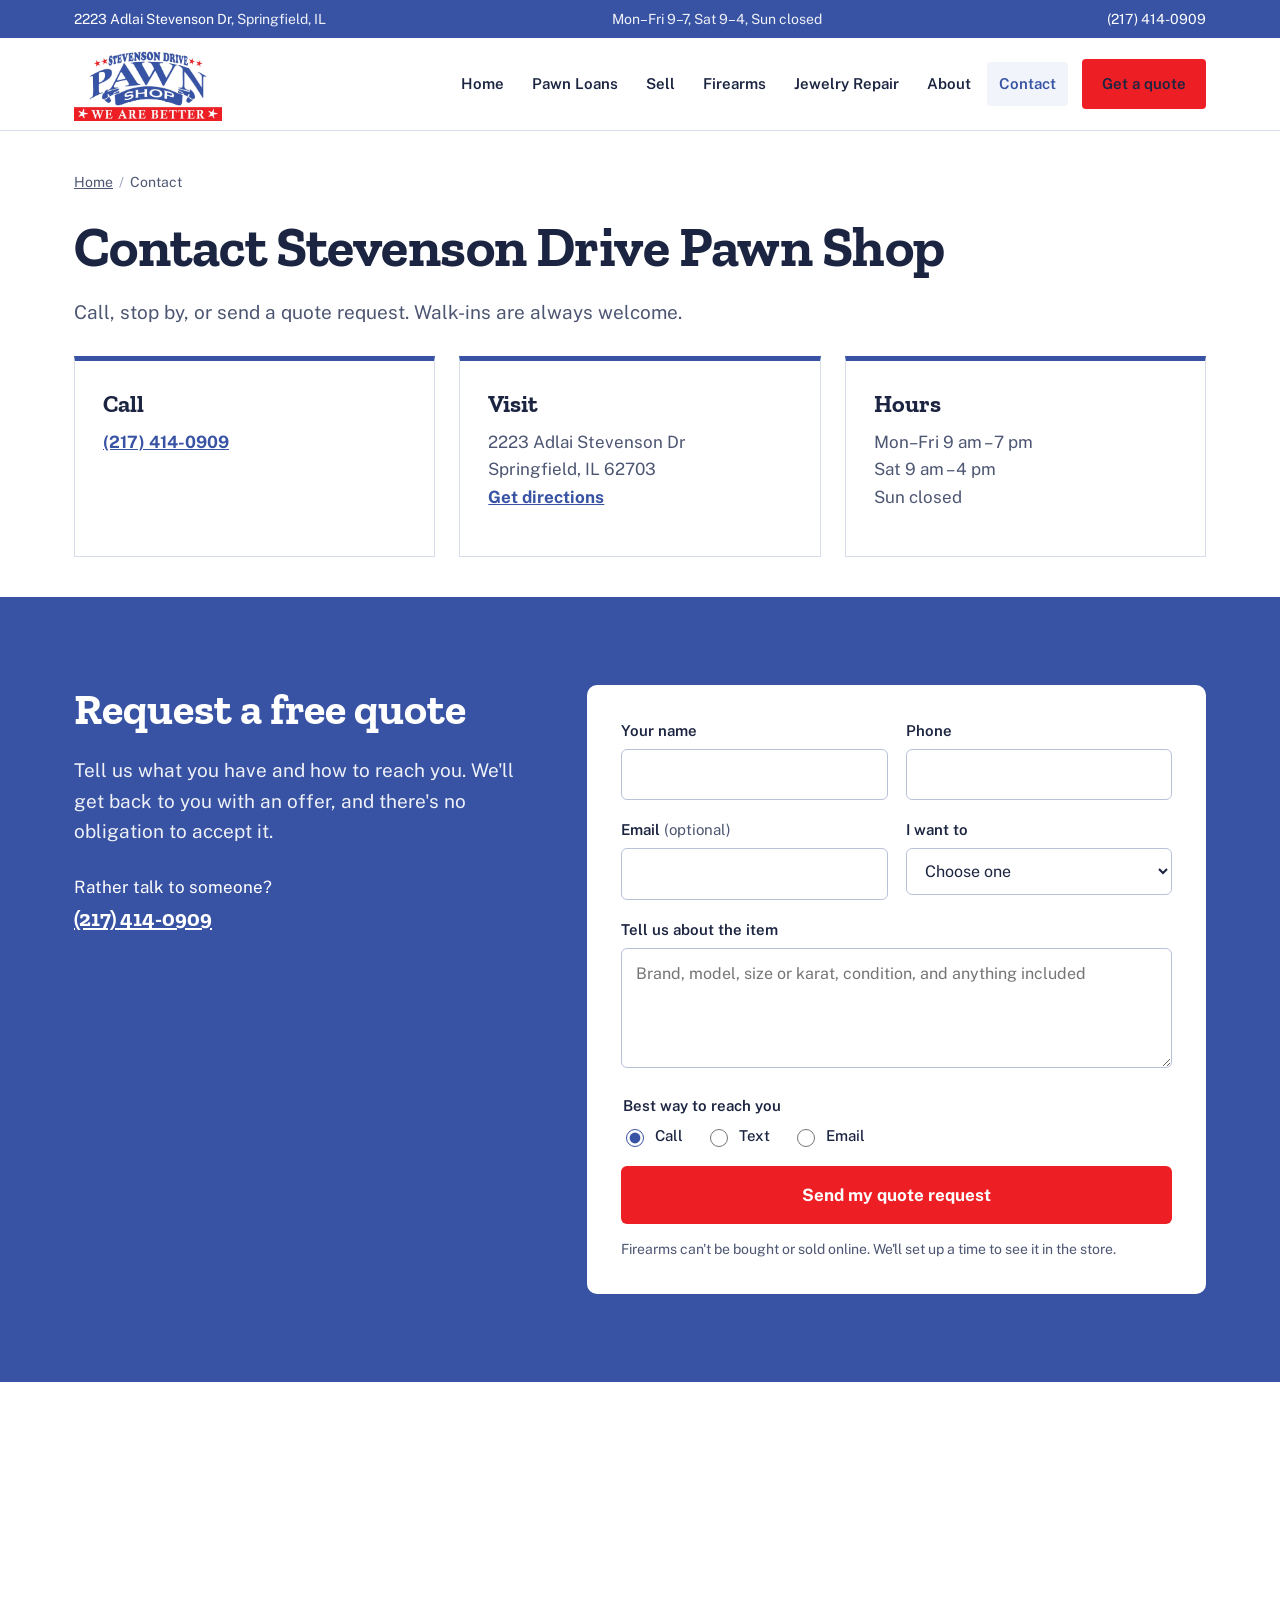
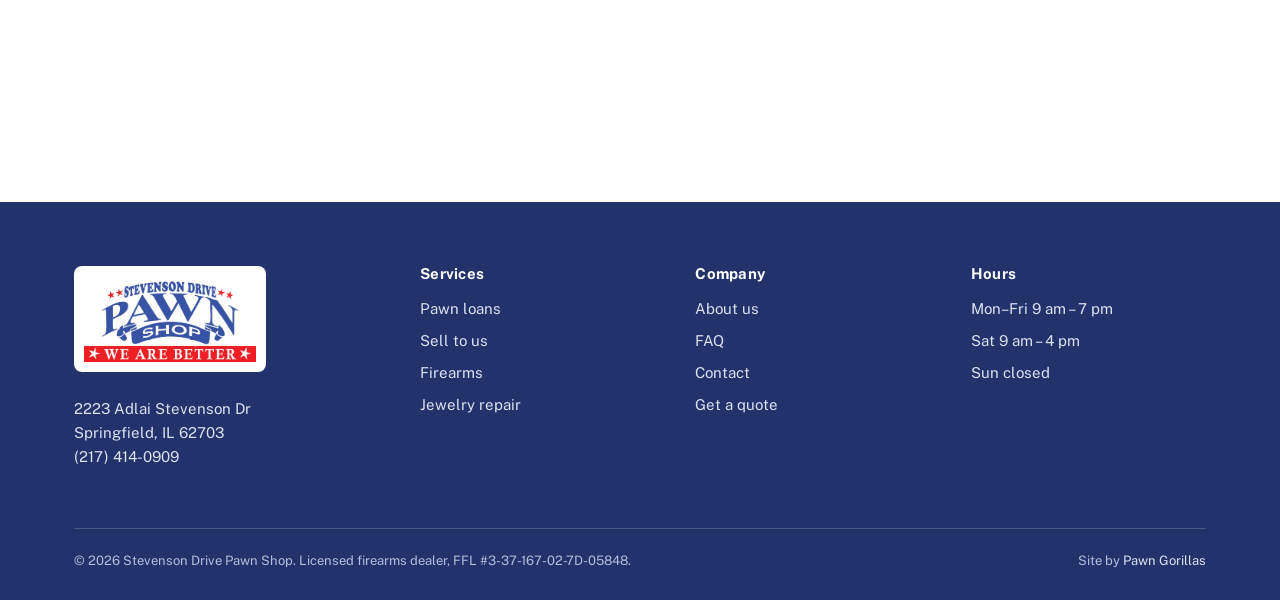
<file: contact.html>
<!DOCTYPE html>
<html lang="en">
<head>
<meta charset="UTF-8">
<meta name="viewport" content="width=device-width, initial-scale=1">
<title>Contact Us | Stevenson Drive Pawn Shop, Springfield, IL</title>
<meta name="description" content="Contact Stevenson Drive Pawn Shop at 2223 Adlai Stevenson Dr, Springfield, IL 62703. Call (217) 414-0909 or request a free quote online.">
<!-- CONFIRM: final domain -->
<link rel="canonical" href="https://stevensondrivepawnandjewelry.com/contact.html">
<meta property="og:type" content="website">
<meta property="og:title" content="Contact Us | Stevenson Drive Pawn Shop, Springfield, IL">
<meta property="og:description" content="Contact Stevenson Drive Pawn Shop at 2223 Adlai Stevenson Dr, Springfield, IL 62703. Call (217) 414-0909 or request a free quote online.">
<meta property="og:image" content="logo.png">
<link rel="icon" type="image/png" href="logo.png">
<link rel="preconnect" href="https://fonts.googleapis.com">
<link rel="preconnect" href="https://fonts.gstatic.com" crossorigin>
<link href="https://fonts.googleapis.com/css2?family=Zilla+Slab:wght@500;700&family=Public+Sans:wght@400;500;600;700&display=swap" rel="stylesheet">
<link rel="stylesheet" href="styles.css">
<script type="application/ld+json">
{
 "@context": "https://schema.org",
 "@type": [
  "PawnShop",
  "JewelryStore"
 ],
 "name": "Stevenson Drive Pawn Shop",
 "url": "https://stevensondrivepawnandjewelry.com/",
 "logo": "https://stevensondrivepawnandjewelry.com/logo.png",
 "image": "https://stevensondrivepawnandjewelry.com/logo.png",
 "telephone": "+1-217-414-0909",
 "address": {
  "@type": "PostalAddress",
  "streetAddress": "2223 Adlai Stevenson Dr",
  "addressLocality": "Springfield",
  "addressRegion": "IL",
  "postalCode": "62703",
  "addressCountry": "US"
 },
 "areaServed": [
  "Springfield IL",
  "Sangamon County IL"
 ],
 "openingHoursSpecification": [
  {
   "@type": "OpeningHoursSpecification",
   "dayOfWeek": [
    "Monday",
    "Tuesday",
    "Wednesday",
    "Thursday",
    "Friday"
   ],
   "opens": "09:00",
   "closes": "19:00"
  },
  {
   "@type": "OpeningHoursSpecification",
   "dayOfWeek": "Saturday",
   "opens": "09:00",
   "closes": "16:00"
  }
 ]
}
</script>
<script type="application/ld+json">
{
 "@context": "https://schema.org",
 "@type": "BreadcrumbList",
 "itemListElement": [
  {
   "@type": "ListItem",
   "position": 1,
   "name": "Home",
   "item": "https://stevensondrivepawnandjewelry.com/"
  },
  {
   "@type": "ListItem",
   "position": 2,
   "name": "Contact",
   "item": "https://stevensondrivepawnandjewelry.com/contact.html"
  }
 ]
}
</script>
</head>
<body>
<a class="skip" href="#main">Skip to main content</a>

<!-- ===== SHARED HEADER START (same on every page; only aria-current changes) ===== -->
<div class="topbar">
  <div class="wrap">
    <a href="https://www.google.com/maps/search/?api=1&query=2223+Adlai+Stevenson+Dr+Springfield+IL+62703" target="_blank" rel="noopener">2223 Adlai Stevenson Dr<span class="hide-sm">, Springfield, IL</span></a>
    <!-- CONFIRM hours -->
    <span class="hide-sm">Mon–Fri 9–7, Sat 9–4, Sun closed</span>
    <a href="tel:+12174140909">(217) 414-0909</a>
  </div>
</div>
<header class="site">
  <div class="wrap">
    <a class="brand" href="index.html" aria-label="Stevenson Drive Pawn Shop home">
      <img src="logo.webp" alt="Stevenson Drive Pawn Shop logo" width="900" height="449">
    </a>
    <nav class="mainnav" aria-label="Main navigation">
      <ul>
        <li><a href="index.html">Home</a></li>
        <li><a href="pawn-loans.html">Pawn Loans</a></li>
        <li><a href="sell.html">Sell</a></li>
        <li><a href="firearms.html">Firearms</a></li>
        <li><a href="jewelry-repair.html">Jewelry Repair</a></li>
        <li><a href="about.html">About</a></li>
        <li><a href="contact.html" aria-current="page">Contact</a></li>
        <li><a class="btn btn-red" href="#quote">Get a quote</a></li>
      </ul>
    </nav>
    <button class="burger" type="button" aria-label="Open menu" aria-controls="mobile-nav" aria-expanded="false"><span></span></button>
  </div>
</header>
<div class="mobile-nav" id="mobile-nav" role="dialog" aria-modal="true" aria-label="Menu">
  <div class="mn-top">
    <img src="logo.webp" alt="" width="120" height="60" style="height:56px;width:auto">
    <button class="mn-close" type="button" aria-label="Close menu">&times;</button>
  </div>
  <ul>
    <li><a href="index.html">Home</a></li>
    <li><a href="pawn-loans.html">Pawn Loans</a></li>
    <li><a href="sell.html">Sell</a></li>
    <li><a href="firearms.html">Firearms</a></li>
    <li><a href="jewelry-repair.html">Jewelry Repair</a></li>
    <li><a href="about.html">About</a></li>
    <li><a href="contact.html">Contact</a></li>
  </ul>
  <a class="btn btn-red" href="tel:+12174140909">Call (217) 414-0909</a>
</div>
<!-- ===== SHARED HEADER END ===== -->

<main id="main">
<section class="page-hero" aria-labelledby="h1" style="padding-bottom:40px">
  <div class="wrap" style="display:block">
    <nav class="crumbs" aria-label="Breadcrumb"><ol><li><a href="index.html">Home</a></li><li aria-current="page">Contact</li></ol></nav>
    <h1 id="h1">Contact Stevenson Drive Pawn Shop</h1>
    <p class="lede">Call, stop by, or send a quote request. Walk-ins are always welcome.</p>
    <div class="contact-cards">
      <article class="svc"><h3>Call</h3><p><a href="tel:+12174140909">(217) 414-0909</a></p></article>
      <article class="svc"><h3>Visit</h3><p>2223 Adlai Stevenson Dr<br>Springfield, IL 62703<br><a href="https://www.google.com/maps/dir/?api=1&destination=2223+Adlai+Stevenson+Dr+Springfield+IL+62703" target="_blank" rel="noopener">Get directions</a></p></article>
      <!-- CONFIRM hours -->
      <article class="svc"><h3>Hours</h3><p>Mon–Fri 9 am – 7 pm<br>Sat 9 am – 4 pm<br>Sun closed</p></article>
    </div>
  </div>
</section>

<section class="quote" id="quote" aria-labelledby="q-h">
  <div class="wrap">
    <div>
      <h2 id="q-h">Request a free quote</h2>
      <p class="lede">Tell us what you have and how to reach you. We'll get back to you with an offer, and there's no obligation to accept it.</p>
      <p class="call-alt">Rather talk to someone?<br><a href="tel:+12174140909">(217) 414-0909</a></p>
    </div>
    <!--
      FORM SETUP: create a free Web3Forms key with the shop's email
      (web3forms.com). CONNECTED: key below sends to the email on the Web3Forms account.
      Until then the form shows a demo message instead of sending.
    -->
    <form class="qform" id="quote-form" action="https://api.web3forms.com/submit" method="POST" novalidate>
      <input type="hidden" name="access_key" value="ba65331e-3c67-4ce6-aea2-89016c3157da">
      <input type="hidden" name="subject" value="New quote request from the website">
      <input type="hidden" name="from_name" value="Stevenson Drive Pawn website">
      <input type="checkbox" name="botcheck" class="hp" tabindex="-1" autocomplete="off" aria-hidden="true">

      <div class="frow">
        <div class="fg"><label for="q-name">Your name</label><input class="fi" id="q-name" name="name" type="text" autocomplete="name" required></div>
        <div class="fg"><label for="q-phone">Phone</label><input class="fi" id="q-phone" name="phone" type="tel" autocomplete="tel" required></div>
      </div>
      <div class="frow">
        <div class="fg"><label for="q-email">Email <span class="opt">(optional)</span></label><input class="fi" id="q-email" name="email" type="email" autocomplete="email"></div>
        <div class="fg"><label for="q-intent">I want to</label>
          <select class="fs" id="q-intent" name="interest" required>
            <option value="">Choose one</option>
            <option>Pawn an item</option>
            <option>Sell an item</option>
            <option>Sell or pawn a firearm</option>
            <option>Get jewelry repaired</option>
            <option>Ask about something else</option>
          </select>
        </div>
      </div>
      <div class="fg"><label for="q-desc">Tell us about the item</label><textarea class="fta" id="q-desc" name="item_description" placeholder="Brand, model, size or karat, condition, and anything included" required></textarea></div>
      <fieldset class="fg">
        <legend>Best way to reach you</legend>
        <div class="radios">
          <label><input type="radio" name="contact_by" value="Call" checked> Call</label>
          <label><input type="radio" name="contact_by" value="Text"> Text</label>
          <label><input type="radio" name="contact_by" value="Email"> Email</label>
        </div>
      </fieldset>
      <button class="btn btn-red" type="submit">Send my quote request</button>
      <p class="form-note">Firearms can't be bought or sold online. We'll set up a time to see it in the store.</p>
      <div class="form-status" id="form-status" role="status" aria-live="polite"></div>
    </form>
  </div>
</section>

<section aria-label="Map" style="padding:0">
  <iframe class="map" style="border-radius:0;min-height:420px;display:block" title="Map to Stevenson Drive Pawn Shop" loading="lazy" referrerpolicy="no-referrer-when-downgrade"
    src="https://www.google.com/maps?q=2223+Adlai+Stevenson+Dr,+Springfield,+IL+62703&output=embed"></iframe>
</section>
</main>

<!-- ===== SHARED FOOTER START ===== -->
<footer class="site">
  <div class="wrap">
    <div class="cols">
      <div>
        <a class="flogo" href="index.html"><img src="logo.webp" alt="Stevenson Drive Pawn Shop" width="900" height="449"></a>
        <p style="margin-top:18px">2223 Adlai Stevenson Dr<br>Springfield, IL 62703<br><a href="tel:+12174140909">(217) 414-0909</a></p>
      </div>
      <div>
        <h3>Services</h3>
        <ul>
          <li><a href="pawn-loans.html">Pawn loans</a></li>
          <li><a href="sell.html">Sell to us</a></li>
          <li><a href="firearms.html">Firearms</a></li>
          <li><a href="jewelry-repair.html">Jewelry repair</a></li>
        </ul>
      </div>
      <div>
        <h3>Company</h3>
        <ul>
          <li><a href="about.html">About us</a></li>
          <li><a href="faq.html">FAQ</a></li>
          <li><a href="contact.html">Contact</a></li>
          <li><a href="#quote">Get a quote</a></li>
        </ul>
      </div>
      <div>
        <h3>Hours</h3>
        <!-- CONFIRM hours -->
        <ul>
          <li>Mon–Fri 9 am – 7 pm</li>
          <li>Sat 9 am – 4 pm</li>
          <li>Sun closed</li>
        </ul>
      </div>
    </div>
    <div class="legal">
      <!-- CONFIRM FFL number against the license before launch -->
      <span>&copy; <span id="yr">2026</span> Stevenson Drive Pawn Shop. Licensed firearms dealer, FFL #3-37-167-02-7D-05848.</span>
      <span>Site by <a href="https://pawngorillas.com" target="_blank" rel="noopener">Pawn Gorillas</a></span>
    </div>
  </div>
</footer>
<!-- ===== SHARED FOOTER END ===== -->

<script src="site.js"></script>
</body>
</html>
</file>
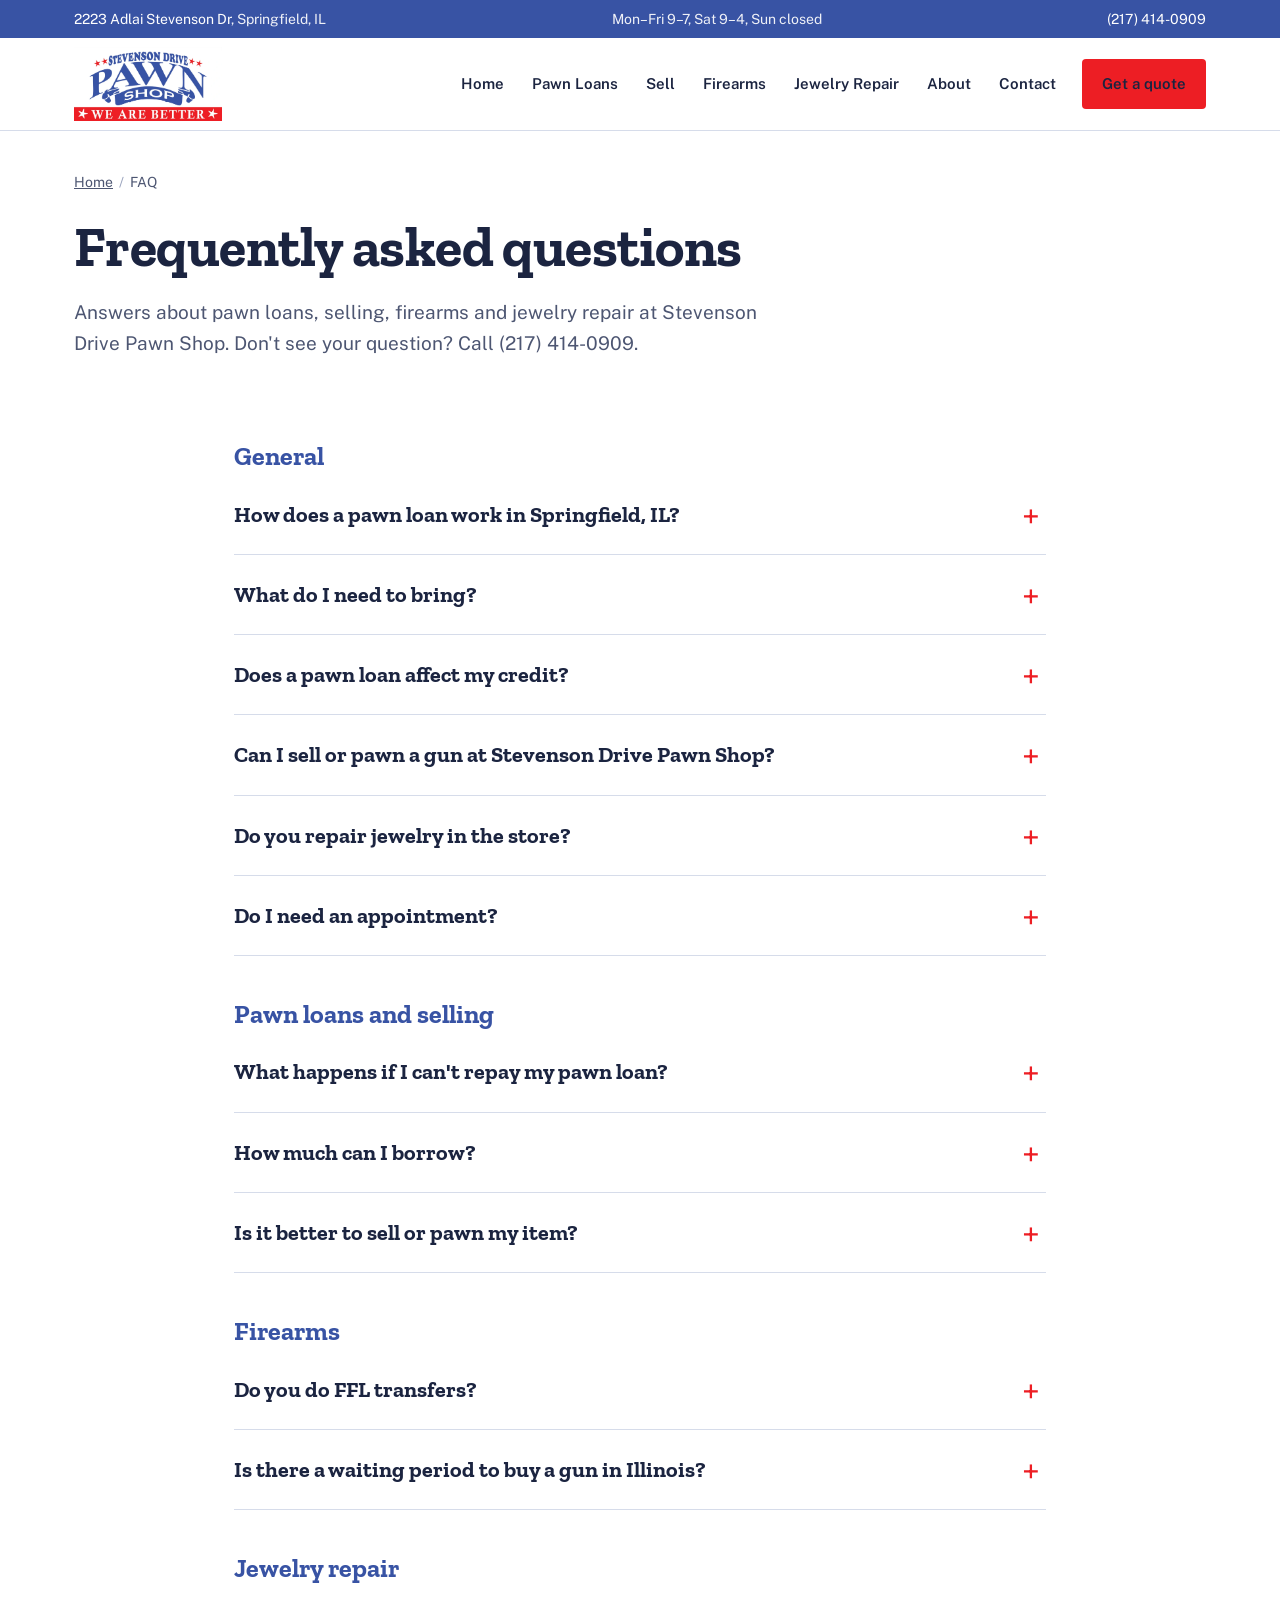
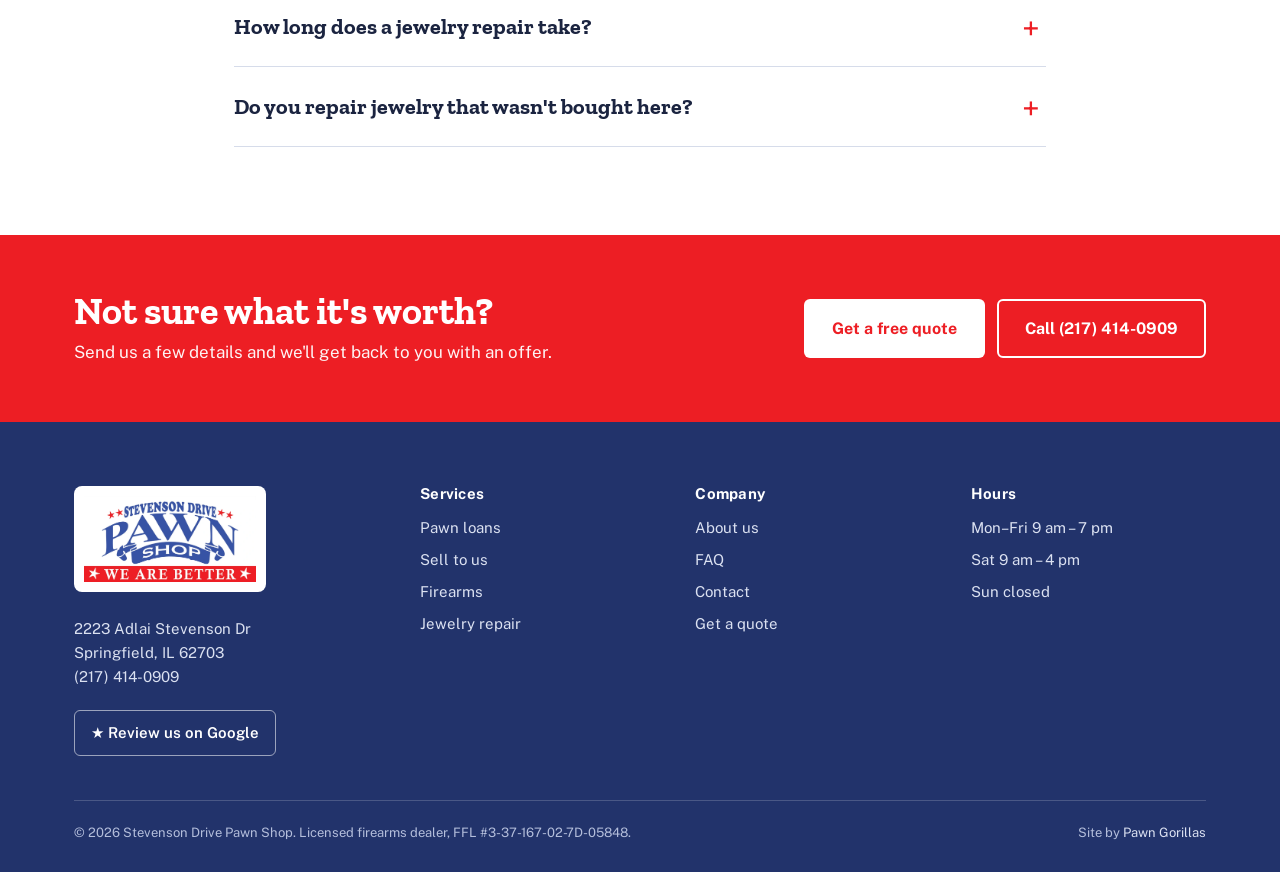
<file: faq.html>
<!DOCTYPE html>
<html lang="en">
<head>
<meta charset="UTF-8">
<meta name="viewport" content="width=device-width, initial-scale=1">
<title>FAQ | Stevenson Drive Pawn Shop, Springfield, IL</title>
<meta name="description" content="Answers about pawn loans, selling gold and jewelry, firearms and jewelry repair at Stevenson Drive Pawn Shop in Springfield, IL.">
<!-- CONFIRM: final domain -->
<link rel="canonical" href="https://stevensondrivepawnandjewelry.com/faq.html">
<meta property="og:type" content="website">
<meta property="og:title" content="FAQ | Stevenson Drive Pawn Shop, Springfield, IL">
<meta property="og:description" content="Answers about pawn loans, selling gold and jewelry, firearms and jewelry repair at Stevenson Drive Pawn Shop in Springfield, IL.">
<meta property="og:image" content="logo.png">
<link rel="icon" type="image/png" href="logo.png">
<link rel="preconnect" href="https://fonts.googleapis.com">
<link rel="preconnect" href="https://fonts.gstatic.com" crossorigin>
<link href="https://fonts.googleapis.com/css2?family=Zilla+Slab:wght@500;700&family=Public+Sans:wght@400;500;600;700&display=swap" rel="stylesheet">
<link rel="stylesheet" href="styles.css">
<script type="application/ld+json">
{
 "@context": "https://schema.org",
 "@type": "BreadcrumbList",
 "itemListElement": [
  {
   "@type": "ListItem",
   "position": 1,
   "name": "Home",
   "item": "https://stevensondrivepawnandjewelry.com/"
  },
  {
   "@type": "ListItem",
   "position": 2,
   "name": "FAQ",
   "item": "https://stevensondrivepawnandjewelry.com/faq.html"
  }
 ]
}
</script>
<script type="application/ld+json">
{
 "@context": "https://schema.org",
 "@type": "FAQPage",
 "mainEntity": [
  {
   "@type": "Question",
   "name": "How does a pawn loan work in Springfield, IL?",
   "acceptedAnswer": {
    "@type": "Answer",
    "text": "You bring in an item of value and we loan you money against it. We hold the item while the loan is open. When you repay the loan plus the finance charge, you get your item back. If you choose not to repay, the item becomes ours and you owe nothing more."
   }
  },
  {
   "@type": "Question",
   "name": "What do I need to bring?",
   "acceptedAnswer": {
    "@type": "Answer",
    "text": "Bring the item and a valid government-issued photo ID. For firearms, Illinois law also requires a valid FOID card. Chargers, cases, boxes and paperwork can raise what we're able to offer."
   }
  },
  {
   "@type": "Question",
   "name": "Does a pawn loan affect my credit?",
   "acceptedAnswer": {
    "@type": "Answer",
    "text": "No. We don't run a credit check, and the loan is secured by your item, so nothing is reported to credit bureaus."
   }
  },
  {
   "@type": "Question",
   "name": "Can I sell or pawn a gun at Stevenson Drive Pawn Shop?",
   "acceptedAnswer": {
    "@type": "Answer",
    "text": "Yes. We're a licensed firearms dealer and we buy, sell and loan on handguns, rifles and shotguns. You'll need a valid photo ID and an Illinois FOID card. Please bring firearms in unloaded and cased."
   }
  },
  {
   "@type": "Question",
   "name": "Do you repair jewelry in the store?",
   "acceptedAnswer": {
    "@type": "Answer",
    "text": "Yes. Ring sizing, chain repair, soldering and other repairs are done here at the store, so your jewelry doesn't get shipped out. Bring it in for a quote."
   }
  },
  {
   "@type": "Question",
   "name": "Do I need an appointment?",
   "acceptedAnswer": {
    "@type": "Answer",
    "text": "No. Walk in any time during business hours. If you'd like an idea of value first, send a quote request or call (217) 414-0909."
   }
  },
  {
   "@type": "Question",
   "name": "What happens if I can't repay my pawn loan?",
   "acceptedAnswer": {
    "@type": "Answer",
    "text": "If you don't repay, the item becomes ours and the loan is closed. There are no collection calls and nothing goes on your credit. Ask us about extending the loan if you need more time."
   }
  },
  {
   "@type": "Question",
   "name": "How much can I borrow?",
   "acceptedAnswer": {
    "@type": "Answer",
    "text": "It depends on the item's resale value and condition. Bring it in or send a quote request and we'll give you a number."
   }
  },
  {
   "@type": "Question",
   "name": "Is it better to sell or pawn my item?",
   "acceptedAnswer": {
    "@type": "Answer",
    "text": "Sell if you don't need the item back; you'll usually get more cash. Pawn if you want to keep it; you get a loan now and pick the item up when you repay."
   }
  },
  {
   "@type": "Question",
   "name": "Do you do FFL transfers?",
   "acceptedAnswer": {
    "@type": "Answer",
    "text": "Yes. Call (217) 414-0909 before you order a firearm online so we can confirm the details and send our license information to the seller."
   }
  },
  {
   "@type": "Question",
   "name": "Is there a waiting period to buy a gun in Illinois?",
   "acceptedAnswer": {
    "@type": "Answer",
    "text": "Yes. Illinois law requires a waiting period after purchase before you can take a firearm home, along with a FOID card and a background check. We'll explain the timing when you buy."
   }
  },
  {
   "@type": "Question",
   "name": "How long does a jewelry repair take?",
   "acceptedAnswer": {
    "@type": "Answer",
    "text": "It depends on the repair. When you drop a piece off, we'll look it over and give you a price and a time estimate before any work starts."
   }
  },
  {
   "@type": "Question",
   "name": "Do you repair jewelry that wasn't bought here?",
   "acceptedAnswer": {
    "@type": "Answer",
    "text": "Yes. Bring in rings, chains, bracelets and other pieces from anywhere, and we'll tell you what it needs and what it costs."
   }
  }
 ]
}
</script>
</head>
<body>
<a class="skip" href="#main">Skip to main content</a>

<!-- ===== SHARED HEADER START (same on every page; only aria-current changes) ===== -->
<div class="topbar">
  <div class="wrap">
    <a href="https://www.google.com/maps/search/?api=1&query=2223+Adlai+Stevenson+Dr+Springfield+IL+62703" target="_blank" rel="noopener">2223 Adlai Stevenson Dr<span class="hide-sm">, Springfield, IL</span></a>
    <!-- CONFIRM hours -->
    <span class="hide-sm">Mon–Fri 9–7, Sat 9–4, Sun closed</span>
    <a href="tel:+12174140909">(217) 414-0909</a>
  </div>
</div>
<header class="site">
  <div class="wrap">
    <a class="brand" href="index.html" aria-label="Stevenson Drive Pawn Shop home">
      <img src="logo.webp" alt="Stevenson Drive Pawn Shop logo" width="900" height="449">
    </a>
    <nav class="mainnav" aria-label="Main navigation">
      <ul>
        <li><a href="index.html">Home</a></li>
        <li><a href="pawn-loans.html">Pawn Loans</a></li>
        <li><a href="sell.html">Sell</a></li>
        <li><a href="firearms.html">Firearms</a></li>
        <li><a href="jewelry-repair.html">Jewelry Repair</a></li>
        <li><a href="about.html">About</a></li>
        <li><a href="contact.html">Contact</a></li>
        <li><a class="btn btn-red" href="contact.html#quote">Get a quote</a></li>
      </ul>
    </nav>
    <button class="burger" type="button" aria-label="Open menu" aria-controls="mobile-nav" aria-expanded="false"><span></span></button>
  </div>
</header>
<div class="mobile-nav" id="mobile-nav" role="dialog" aria-modal="true" aria-label="Menu">
  <div class="mn-top">
    <img src="logo.webp" alt="" width="120" height="60" style="height:56px;width:auto">
    <button class="mn-close" type="button" aria-label="Close menu">&times;</button>
  </div>
  <ul>
    <li><a href="index.html">Home</a></li>
    <li><a href="pawn-loans.html">Pawn Loans</a></li>
    <li><a href="sell.html">Sell</a></li>
    <li><a href="firearms.html">Firearms</a></li>
    <li><a href="jewelry-repair.html">Jewelry Repair</a></li>
    <li><a href="about.html">About</a></li>
    <li><a href="contact.html">Contact</a></li>
  </ul>
  <a class="btn btn-red" href="tel:+12174140909">Call (217) 414-0909</a>
</div>
<!-- ===== SHARED HEADER END ===== -->

<main id="main">
<section class="page-hero" aria-labelledby="h1" style="padding-bottom:24px">
  <div class="wrap" style="display:block">
    <nav class="crumbs" aria-label="Breadcrumb"><ol><li><a href="index.html">Home</a></li><li aria-current="page">FAQ</li></ol></nav>
    <h1 id="h1">Frequently asked questions</h1>
    <p class="lede">Answers about pawn loans, selling, firearms and jewelry repair at Stevenson Drive Pawn Shop. Don't see your question? Call (217) 414-0909.</p>
  </div>
</section>

<section class="faq" aria-label="Questions" style="padding-top:24px">
  <div class="wrap">
    <h3 class="faq-group">General</h3>
    <details>
      <summary>How does a pawn loan work in Springfield, IL?</summary>
      <p>You bring in an item of value and we loan you money against it. We hold the item while the loan is open. When you repay the loan plus the finance charge, you get your item back. If you choose not to repay, the item becomes ours and you owe nothing more.</p>
    </details>
    <details>
      <summary>What do I need to bring?</summary>
      <p>Bring the item and a valid government-issued photo ID. For firearms, Illinois law also requires a valid FOID card. Chargers, cases, boxes and paperwork can raise what we're able to offer.</p>
    </details>
    <details>
      <summary>Does a pawn loan affect my credit?</summary>
      <p>No. We don't run a credit check, and the loan is secured by your item, so nothing is reported to credit bureaus.</p>
    </details>
    <details>
      <summary>Can I sell or pawn a gun at Stevenson Drive Pawn Shop?</summary>
      <p>Yes. We're a licensed firearms dealer and we buy, sell and loan on handguns, rifles and shotguns. You'll need a valid photo ID and an Illinois FOID card. Please bring firearms in unloaded and cased.</p>
    </details>
    <details>
      <summary>Do you repair jewelry in the store?</summary>
      <p>Yes. Ring sizing, chain repair, soldering and other repairs are done here at the store, so your jewelry doesn't get shipped out. Bring it in for a quote.</p>
    </details>
    <details>
      <summary>Do I need an appointment?</summary>
      <p>No. Walk in any time during business hours. If you'd like an idea of value first, send a quote request or call (217) 414-0909.</p>
    </details>
    <h3 class="faq-group">Pawn loans and selling</h3>
    <details>
      <summary>What happens if I can't repay my pawn loan?</summary>
      <p>If you don't repay, the item becomes ours and the loan is closed. There are no collection calls and nothing goes on your credit. Ask us about extending the loan if you need more time.</p>
    </details>
    <details>
      <summary>How much can I borrow?</summary>
      <p>It depends on the item's resale value and condition. Bring it in or send a quote request and we'll give you a number.</p>
    </details>
    <details>
      <summary>Is it better to sell or pawn my item?</summary>
      <p>Sell if you don't need the item back; you'll usually get more cash. Pawn if you want to keep it; you get a loan now and pick the item up when you repay.</p>
    </details>
    <h3 class="faq-group">Firearms</h3>
    <details>
      <summary>Do you do FFL transfers?</summary>
      <p>Yes. Call (217) 414-0909 before you order a firearm online so we can confirm the details and send our license information to the seller.</p>
    </details>
    <details>
      <summary>Is there a waiting period to buy a gun in Illinois?</summary>
      <p>Yes. Illinois law requires a waiting period after purchase before you can take a firearm home, along with a FOID card and a background check. We'll explain the timing when you buy.</p>
    </details>
    <h3 class="faq-group">Jewelry repair</h3>
    <details>
      <summary>How long does a jewelry repair take?</summary>
      <p>It depends on the repair. When you drop a piece off, we'll look it over and give you a price and a time estimate before any work starts.</p>
    </details>
    <details>
      <summary>Do you repair jewelry that wasn't bought here?</summary>
      <p>Yes. Bring in rings, chains, bracelets and other pieces from anywhere, and we'll tell you what it needs and what it costs.</p>
    </details>
  </div>
</section>

<section class="cta-band" aria-label="Get a quote">
  <div class="wrap">
    <div><h2>Not sure what it's worth?</h2><p>Send us a few details and we'll get back to you with an offer.</p></div>
    <div class="acts">
      <a class="btn btn-white" href="contact.html#quote">Get a free quote</a>
      <a class="btn btn-ghost" href="tel:+12174140909">Call (217) 414-0909</a>
    </div>
  </div>
</section>
</main>

<!-- ===== SHARED FOOTER START ===== -->
<footer class="site">
  <div class="wrap">
    <div class="cols">
      <div>
        <a class="flogo" href="index.html"><img src="logo.webp" alt="Stevenson Drive Pawn Shop" width="900" height="449"></a>
        <p style="margin-top:18px">2223 Adlai Stevenson Dr<br>Springfield, IL 62703<br><a href="tel:+12174140909">(217) 414-0909</a></p>
        <a class="btn-review" href="/review" target="_blank" rel="noopener">&#9733; Review us on Google</a>
      </div>
      <div>
        <h3>Services</h3>
        <ul>
          <li><a href="pawn-loans.html">Pawn loans</a></li>
          <li><a href="sell.html">Sell to us</a></li>
          <li><a href="firearms.html">Firearms</a></li>
          <li><a href="jewelry-repair.html">Jewelry repair</a></li>
        </ul>
      </div>
      <div>
        <h3>Company</h3>
        <ul>
          <li><a href="about.html">About us</a></li>
          <li><a href="faq.html">FAQ</a></li>
          <li><a href="contact.html">Contact</a></li>
          <li><a href="contact.html#quote">Get a quote</a></li>
        </ul>
      </div>
      <div>
        <h3>Hours</h3>
        <!-- CONFIRM hours -->
        <ul>
          <li>Mon–Fri 9 am – 7 pm</li>
          <li>Sat 9 am – 4 pm</li>
          <li>Sun closed</li>
        </ul>
      </div>
    </div>
    <div class="legal">
      <!-- CONFIRM FFL number against the license before launch -->
      <span>&copy; <span id="yr">2026</span> Stevenson Drive Pawn Shop. Licensed firearms dealer, FFL #3-37-167-02-7D-05848.</span>
      <span>Site by <a href="https://pawngorillas.com" target="_blank" rel="noopener">Pawn Gorillas</a></span>
    </div>
  </div>
</footer>
<!-- ===== SHARED FOOTER END ===== -->

<script src="site.js"></script>
</body>
</html>
</file>
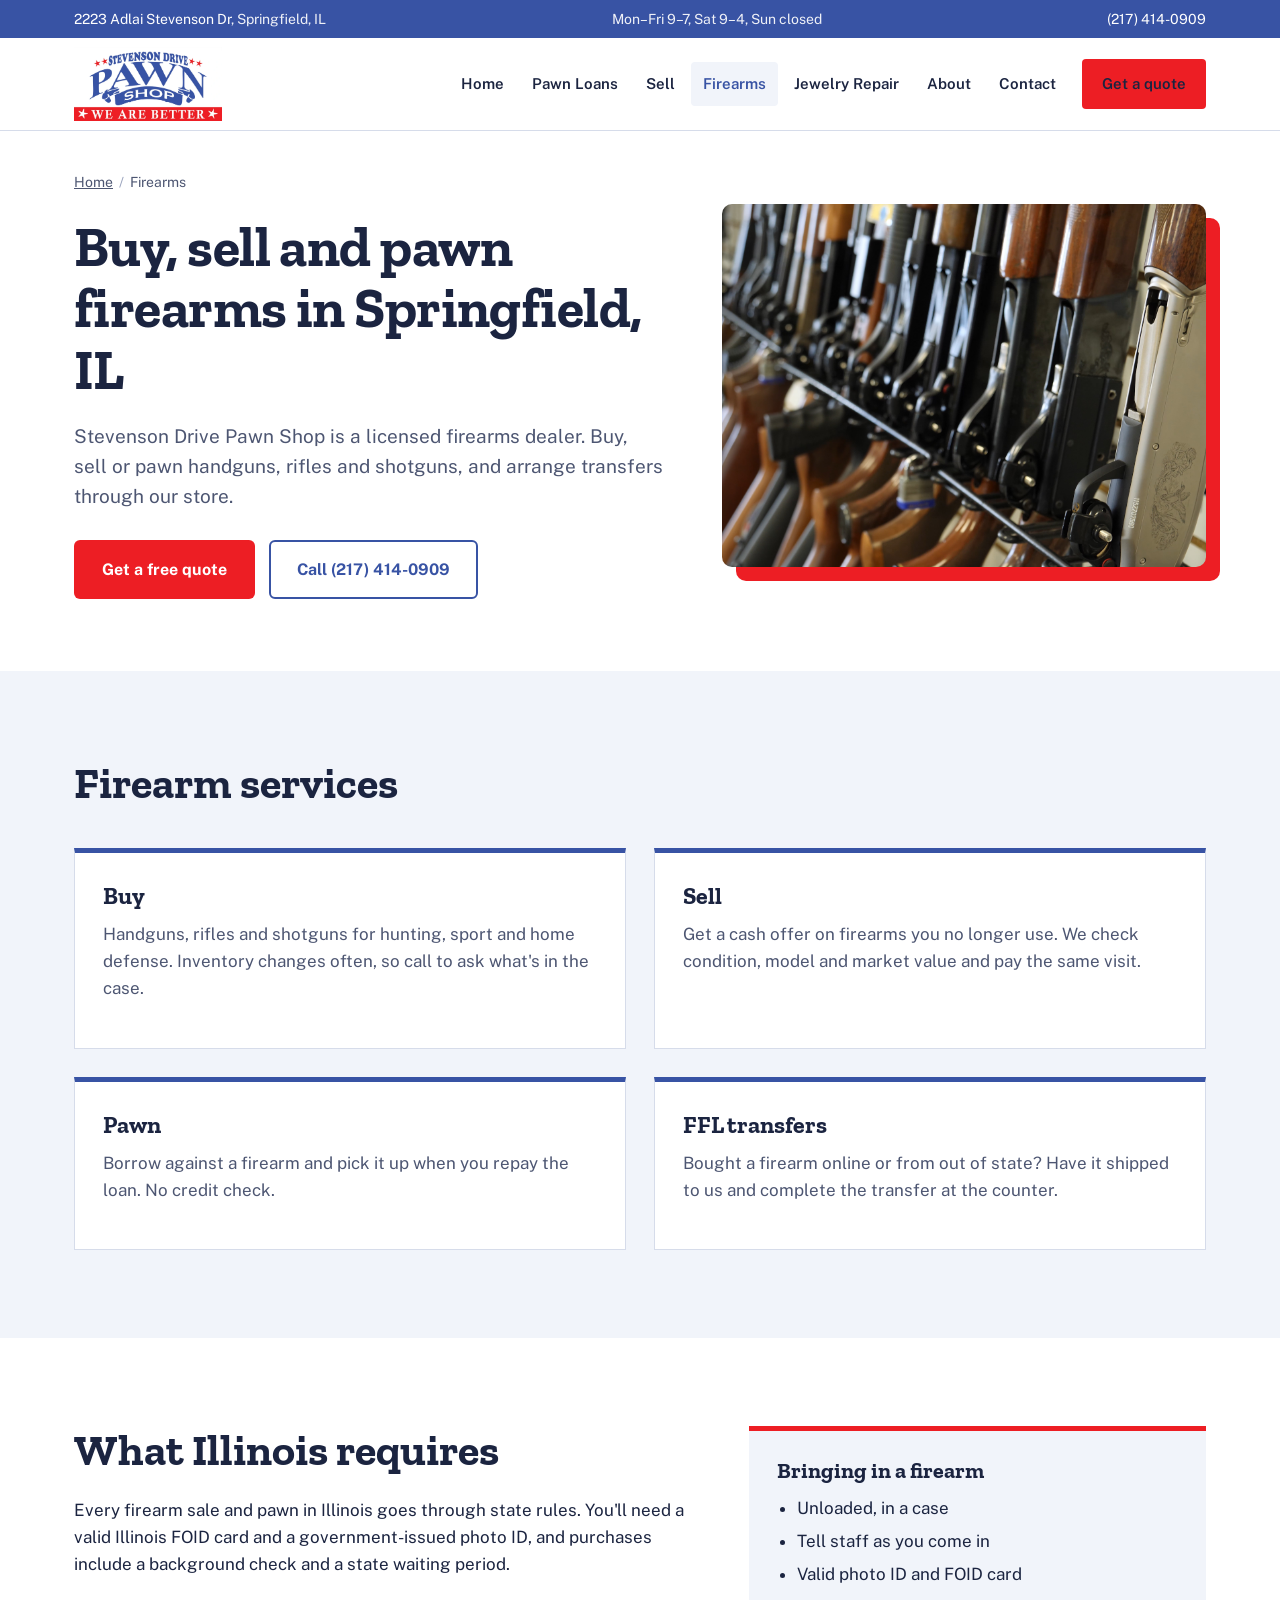
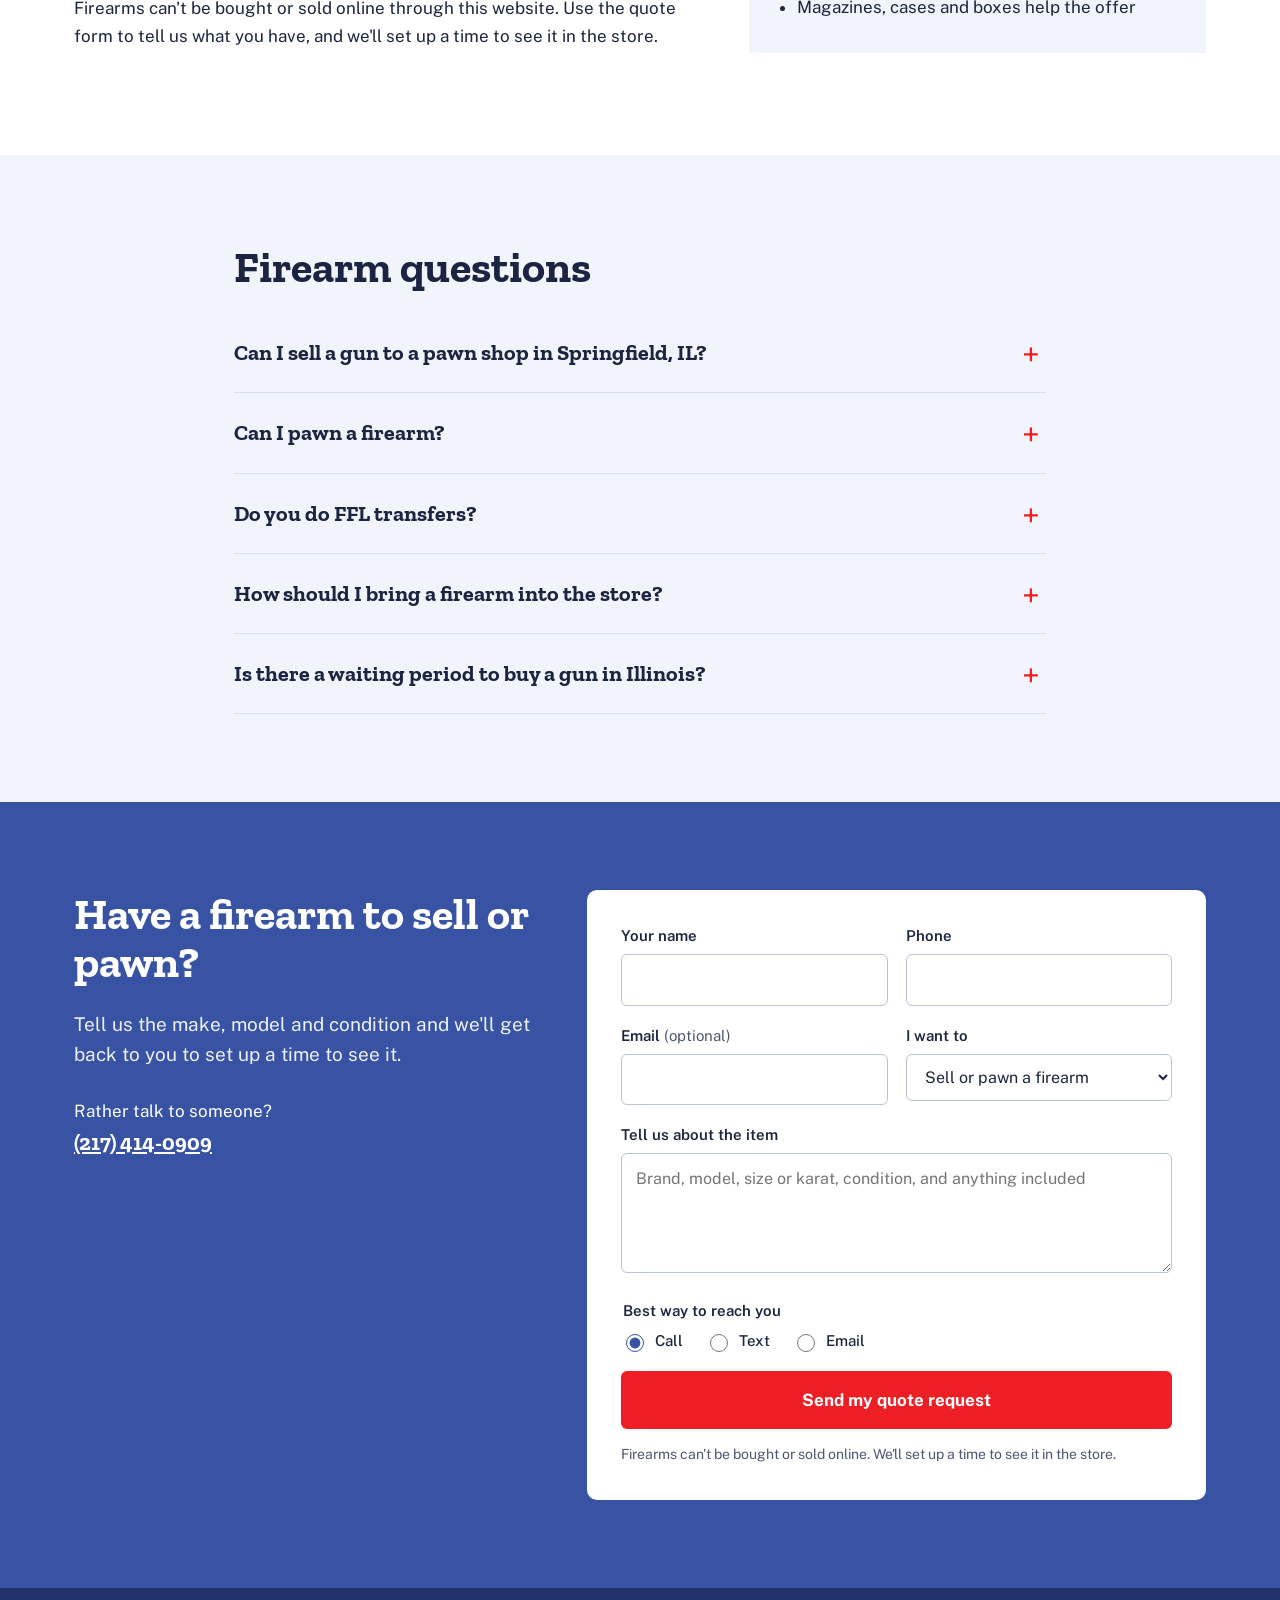
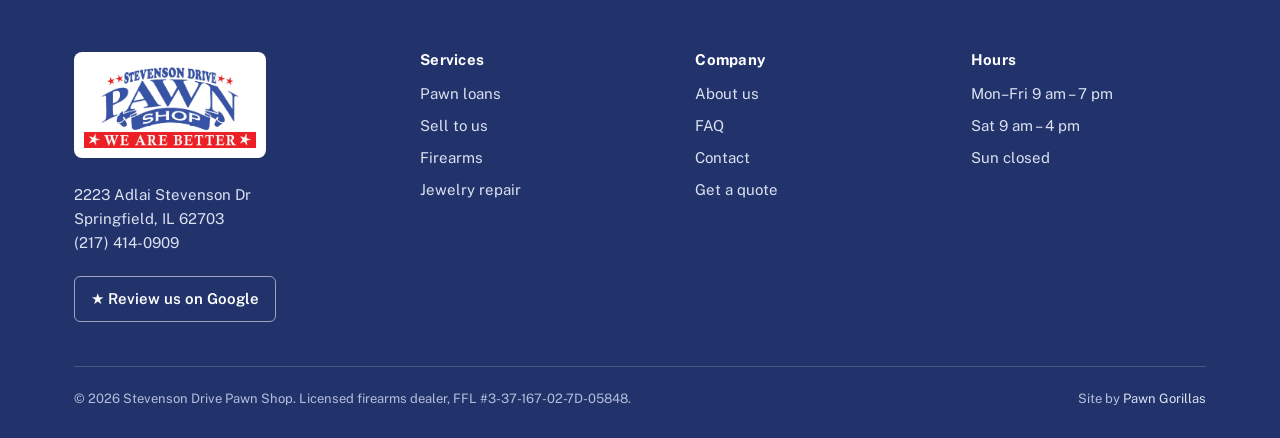
<file: firearms.html>
<!DOCTYPE html>
<html lang="en">
<head>
<meta charset="UTF-8">
<meta name="viewport" content="width=device-width, initial-scale=1">
<title>Firearms in Springfield, IL: Buy, Sell & Pawn | Stevenson Drive Pawn Shop</title>
<meta name="description" content="Licensed firearms dealer in Springfield, IL. Buy, sell and pawn handguns, rifles and shotguns, plus FFL transfers. FOID card required. (217) 414-0909.">
<!-- CONFIRM: final domain -->
<link rel="canonical" href="https://stevensondrivepawnandjewelry.com/firearms.html">
<meta property="og:type" content="website">
<meta property="og:title" content="Firearms in Springfield, IL: Buy, Sell &amp; Pawn | Stevenson Drive Pawn Shop">
<meta property="og:description" content="Licensed firearms dealer in Springfield, IL. Buy, sell and pawn handguns, rifles and shotguns, plus FFL transfers. FOID card required. (217) 414-0909.">
<meta property="og:image" content="logo.png">
<link rel="icon" type="image/png" href="logo.png">
<link rel="preconnect" href="https://fonts.googleapis.com">
<link rel="preconnect" href="https://fonts.gstatic.com" crossorigin>
<link href="https://fonts.googleapis.com/css2?family=Zilla+Slab:wght@500;700&family=Public+Sans:wght@400;500;600;700&display=swap" rel="stylesheet">
<link rel="stylesheet" href="styles.css">
<script type="application/ld+json">
{
 "@context": "https://schema.org",
 "@type": "BreadcrumbList",
 "itemListElement": [
  {
   "@type": "ListItem",
   "position": 1,
   "name": "Home",
   "item": "https://stevensondrivepawnandjewelry.com/"
  },
  {
   "@type": "ListItem",
   "position": 2,
   "name": "Firearms",
   "item": "https://stevensondrivepawnandjewelry.com/firearms.html"
  }
 ]
}
</script>
<script type="application/ld+json">
{
 "@context": "https://schema.org",
 "@type": "FAQPage",
 "mainEntity": [
  {
   "@type": "Question",
   "name": "Can I sell a gun to a pawn shop in Springfield, IL?",
   "acceptedAnswer": {
    "@type": "Answer",
    "text": "Yes. Stevenson Drive Pawn Shop is a licensed firearms dealer and buys handguns, rifles and shotguns. Bring a valid photo ID and your Illinois FOID card."
   }
  },
  {
   "@type": "Question",
   "name": "Can I pawn a firearm?",
   "acceptedAnswer": {
    "@type": "Answer",
    "text": "Yes. You can take a pawn loan on a firearm and pick it up when you repay. You'll need a valid FOID card both when you pawn it and when you pick it up, and you'll go through a background check to get it back."
   }
  },
  {
   "@type": "Question",
   "name": "Do you do FFL transfers?",
   "acceptedAnswer": {
    "@type": "Answer",
    "text": "Yes. Call (217) 414-0909 before you order a firearm online so we can confirm the details and send our license information to the seller."
   }
  },
  {
   "@type": "Question",
   "name": "How should I bring a firearm into the store?",
   "acceptedAnswer": {
    "@type": "Answer",
    "text": "Unloaded and in a case. Tell staff you're bringing in a firearm when you arrive."
   }
  },
  {
   "@type": "Question",
   "name": "Is there a waiting period to buy a gun in Illinois?",
   "acceptedAnswer": {
    "@type": "Answer",
    "text": "Yes. Illinois law requires a waiting period after purchase before you can take a firearm home, along with a FOID card and a background check. We'll explain the timing when you buy."
   }
  }
 ]
}
</script>
</head>
<body>
<a class="skip" href="#main">Skip to main content</a>

<!-- ===== SHARED HEADER START (same on every page; only aria-current changes) ===== -->
<div class="topbar">
  <div class="wrap">
    <a href="https://www.google.com/maps/search/?api=1&query=2223+Adlai+Stevenson+Dr+Springfield+IL+62703" target="_blank" rel="noopener">2223 Adlai Stevenson Dr<span class="hide-sm">, Springfield, IL</span></a>
    <!-- CONFIRM hours -->
    <span class="hide-sm">Mon–Fri 9–7, Sat 9–4, Sun closed</span>
    <a href="tel:+12174140909">(217) 414-0909</a>
  </div>
</div>
<header class="site">
  <div class="wrap">
    <a class="brand" href="index.html" aria-label="Stevenson Drive Pawn Shop home">
      <img src="logo.webp" alt="Stevenson Drive Pawn Shop logo" width="900" height="449">
    </a>
    <nav class="mainnav" aria-label="Main navigation">
      <ul>
        <li><a href="index.html">Home</a></li>
        <li><a href="pawn-loans.html">Pawn Loans</a></li>
        <li><a href="sell.html">Sell</a></li>
        <li><a href="firearms.html" aria-current="page">Firearms</a></li>
        <li><a href="jewelry-repair.html">Jewelry Repair</a></li>
        <li><a href="about.html">About</a></li>
        <li><a href="contact.html">Contact</a></li>
        <li><a class="btn btn-red" href="#quote">Get a quote</a></li>
      </ul>
    </nav>
    <button class="burger" type="button" aria-label="Open menu" aria-controls="mobile-nav" aria-expanded="false"><span></span></button>
  </div>
</header>
<div class="mobile-nav" id="mobile-nav" role="dialog" aria-modal="true" aria-label="Menu">
  <div class="mn-top">
    <img src="logo.webp" alt="" width="120" height="60" style="height:56px;width:auto">
    <button class="mn-close" type="button" aria-label="Close menu">&times;</button>
  </div>
  <ul>
    <li><a href="index.html">Home</a></li>
    <li><a href="pawn-loans.html">Pawn Loans</a></li>
    <li><a href="sell.html">Sell</a></li>
    <li><a href="firearms.html">Firearms</a></li>
    <li><a href="jewelry-repair.html">Jewelry Repair</a></li>
    <li><a href="about.html">About</a></li>
    <li><a href="contact.html">Contact</a></li>
  </ul>
  <a class="btn btn-red" href="tel:+12174140909">Call (217) 414-0909</a>
</div>
<!-- ===== SHARED HEADER END ===== -->

<main id="main">
<section class="page-hero" aria-labelledby="h1">
  <div class="wrap">
    <div>
      <nav class="crumbs" aria-label="Breadcrumb"><ol><li><a href="index.html">Home</a></li><li aria-current="page">Firearms</li></ol></nav>
      <h1 id="h1">Buy, sell and pawn firearms in Springfield, IL</h1>
      <p class="lede">Stevenson Drive Pawn Shop is a licensed firearms dealer. Buy, sell or pawn handguns, rifles and shotguns, and arrange transfers through our store.</p>
      <div class="hero-ctas">
        <a class="btn btn-red" href="#quote">Get a free quote</a>
        <a class="btn btn-line" href="tel:+12174140909">Call (217) 414-0909</a>
      </div>
    </div>
    <div class="photo" role="img" aria-label="Firearms at Stevenson Drive Pawn Shop" style="--img:url('firearms.jpg')"></div>
  </div>
</section>
<!-- firearms.jpg must be the shop's own photo; stock sites don't allow firearm promotion -->

<section class="alt" aria-labelledby="fa-svc">
  <div class="wrap">
    <h2 id="fa-svc">Firearm services</h2>
    <div class="svc-grid two">
      <article class="svc"><h3>Buy</h3><p>Handguns, rifles and shotguns for hunting, sport and home defense. Inventory changes often, so call to ask what's in the case.</p></article>
      <article class="svc"><h3>Sell</h3><p>Get a cash offer on firearms you no longer use. We check condition, model and market value and pay the same visit.</p></article>
      <article class="svc"><h3>Pawn</h3><p>Borrow against a firearm and pick it up when you repay the loan. No credit check.</p></article>
      <!-- CONFIRM transfers -->
      <article class="svc"><h3>FFL transfers</h3><p>Bought a firearm online or from out of state? Have it shipped to us and complete the transfer at the counter.</p></article>
    </div>
  </div>
</section>

<section class="split" aria-labelledby="fa-need">
  <div class="wrap">
    <div class="copy">
      <h2 id="fa-need">What Illinois requires</h2>
      <p>Every firearm sale and pawn in Illinois goes through state rules. You'll need a valid Illinois FOID card and a government-issued photo ID, and purchases include a background check and a state waiting period.</p>
      <p>Firearms can't be bought or sold online through this website. Use the quote form to tell us what you have, and we'll set up a time to see it in the store.</p>
    </div>
    <aside class="aside" aria-label="Bringing in a firearm">
      <h3>Bringing in a firearm</h3>
      <ul>
        <li>Unloaded, in a case</li>
        <li>Tell staff as you come in</li>
        <li>Valid photo ID and FOID card</li>
        <li>Magazines, cases and boxes help the offer</li>
      </ul>
    </aside>
  </div>
</section>

<section class="faq alt" aria-labelledby="fa-faq">
  <div class="wrap">
    <h2 id="fa-faq">Firearm questions</h2>
    <details>
      <summary>Can I sell a gun to a pawn shop in Springfield, IL?</summary>
      <p>Yes. Stevenson Drive Pawn Shop is a licensed firearms dealer and buys handguns, rifles and shotguns. Bring a valid photo ID and your Illinois FOID card.</p>
    </details>
    <details>
      <summary>Can I pawn a firearm?</summary>
      <p>Yes. You can take a pawn loan on a firearm and pick it up when you repay. You'll need a valid FOID card both when you pawn it and when you pick it up, and you'll go through a background check to get it back.</p>
    </details>
    <details>
      <summary>Do you do FFL transfers?</summary>
      <p>Yes. Call (217) 414-0909 before you order a firearm online so we can confirm the details and send our license information to the seller.</p>
    </details>
    <details>
      <summary>How should I bring a firearm into the store?</summary>
      <p>Unloaded and in a case. Tell staff you're bringing in a firearm when you arrive.</p>
    </details>
    <details>
      <summary>Is there a waiting period to buy a gun in Illinois?</summary>
      <p>Yes. Illinois law requires a waiting period after purchase before you can take a firearm home, along with a FOID card and a background check. We'll explain the timing when you buy.</p>
    </details>
  </div>
</section>

<section class="quote" id="quote" aria-labelledby="q-h">
  <div class="wrap">
    <div>
      <h2 id="q-h">Have a firearm to sell or pawn?</h2>
      <p class="lede">Tell us the make, model and condition and we'll get back to you to set up a time to see it.</p>
      <p class="call-alt">Rather talk to someone?<br><a href="tel:+12174140909">(217) 414-0909</a></p>
    </div>
    <!--
      FORM SETUP: create a free Web3Forms key with the shop's email
      (web3forms.com). CONNECTED: key below sends to the email on the Web3Forms account.
      Until then the form shows a demo message instead of sending.
    -->
    <form class="qform" id="quote-form" action="https://api.web3forms.com/submit" method="POST" novalidate>
      <input type="hidden" name="access_key" value="ba65331e-3c67-4ce6-aea2-89016c3157da">
      <input type="hidden" name="subject" value="New quote request from the website">
      <input type="hidden" name="page" value="firearms.html">
      <input type="hidden" name="from_name" value="Stevenson Drive Pawn website">
      <input type="checkbox" name="botcheck" class="hp" tabindex="-1" autocomplete="off" aria-hidden="true">

      <div class="frow">
        <div class="fg"><label for="q-name">Your name</label><input class="fi" id="q-name" name="name" type="text" autocomplete="name" required></div>
        <div class="fg"><label for="q-phone">Phone</label><input class="fi" id="q-phone" name="phone" type="tel" autocomplete="tel" required></div>
      </div>
      <div class="frow">
        <div class="fg"><label for="q-email">Email <span class="opt">(optional)</span></label><input class="fi" id="q-email" name="email" type="email" autocomplete="email"></div>
        <div class="fg"><label for="q-intent">I want to</label>
          <select class="fs" id="q-intent" name="interest" required>
            <option value="">Choose one</option>
            <option>Pawn an item</option>
            <option>Sell an item</option>
            <option selected>Sell or pawn a firearm</option>
            <option>Get jewelry repaired</option>
            <option>Ask about something else</option>
          </select>
        </div>
      </div>
      <div class="fg"><label for="q-desc">Tell us about the item</label><textarea class="fta" id="q-desc" name="item_description" placeholder="Brand, model, size or karat, condition, and anything included" required></textarea></div>
      <fieldset class="fg">
        <legend>Best way to reach you</legend>
        <div class="radios">
          <label><input type="radio" name="contact_by" value="Call" checked> Call</label>
          <label><input type="radio" name="contact_by" value="Text"> Text</label>
          <label><input type="radio" name="contact_by" value="Email"> Email</label>
        </div>
      </fieldset>
      <button class="btn btn-red" type="submit">Send my quote request</button>
      <p class="form-note">Firearms can't be bought or sold online. We'll set up a time to see it in the store.</p>
      <div class="form-status" id="form-status" role="status" aria-live="polite"></div>
    </form>
  </div>
</section>
</main>

<!-- ===== SHARED FOOTER START ===== -->
<footer class="site">
  <div class="wrap">
    <div class="cols">
      <div>
        <a class="flogo" href="index.html"><img src="logo.webp" alt="Stevenson Drive Pawn Shop" width="900" height="449"></a>
        <p style="margin-top:18px">2223 Adlai Stevenson Dr<br>Springfield, IL 62703<br><a href="tel:+12174140909">(217) 414-0909</a></p>
        <a class="btn-review" href="/review" target="_blank" rel="noopener">&#9733; Review us on Google</a>
      </div>
      <div>
        <h3>Services</h3>
        <ul>
          <li><a href="pawn-loans.html">Pawn loans</a></li>
          <li><a href="sell.html">Sell to us</a></li>
          <li><a href="firearms.html">Firearms</a></li>
          <li><a href="jewelry-repair.html">Jewelry repair</a></li>
        </ul>
      </div>
      <div>
        <h3>Company</h3>
        <ul>
          <li><a href="about.html">About us</a></li>
          <li><a href="faq.html">FAQ</a></li>
          <li><a href="contact.html">Contact</a></li>
          <li><a href="#quote">Get a quote</a></li>
        </ul>
      </div>
      <div>
        <h3>Hours</h3>
        <!-- CONFIRM hours -->
        <ul>
          <li>Mon–Fri 9 am – 7 pm</li>
          <li>Sat 9 am – 4 pm</li>
          <li>Sun closed</li>
        </ul>
      </div>
    </div>
    <div class="legal">
      <!-- CONFIRM FFL number against the license before launch -->
      <span>&copy; <span id="yr">2026</span> Stevenson Drive Pawn Shop. Licensed firearms dealer, FFL #3-37-167-02-7D-05848.</span>
      <span>Site by <a href="https://pawngorillas.com" target="_blank" rel="noopener">Pawn Gorillas</a></span>
    </div>
  </div>
</footer>
<!-- ===== SHARED FOOTER END ===== -->

<script src="site.js"></script>
</body>
</html>
</file>
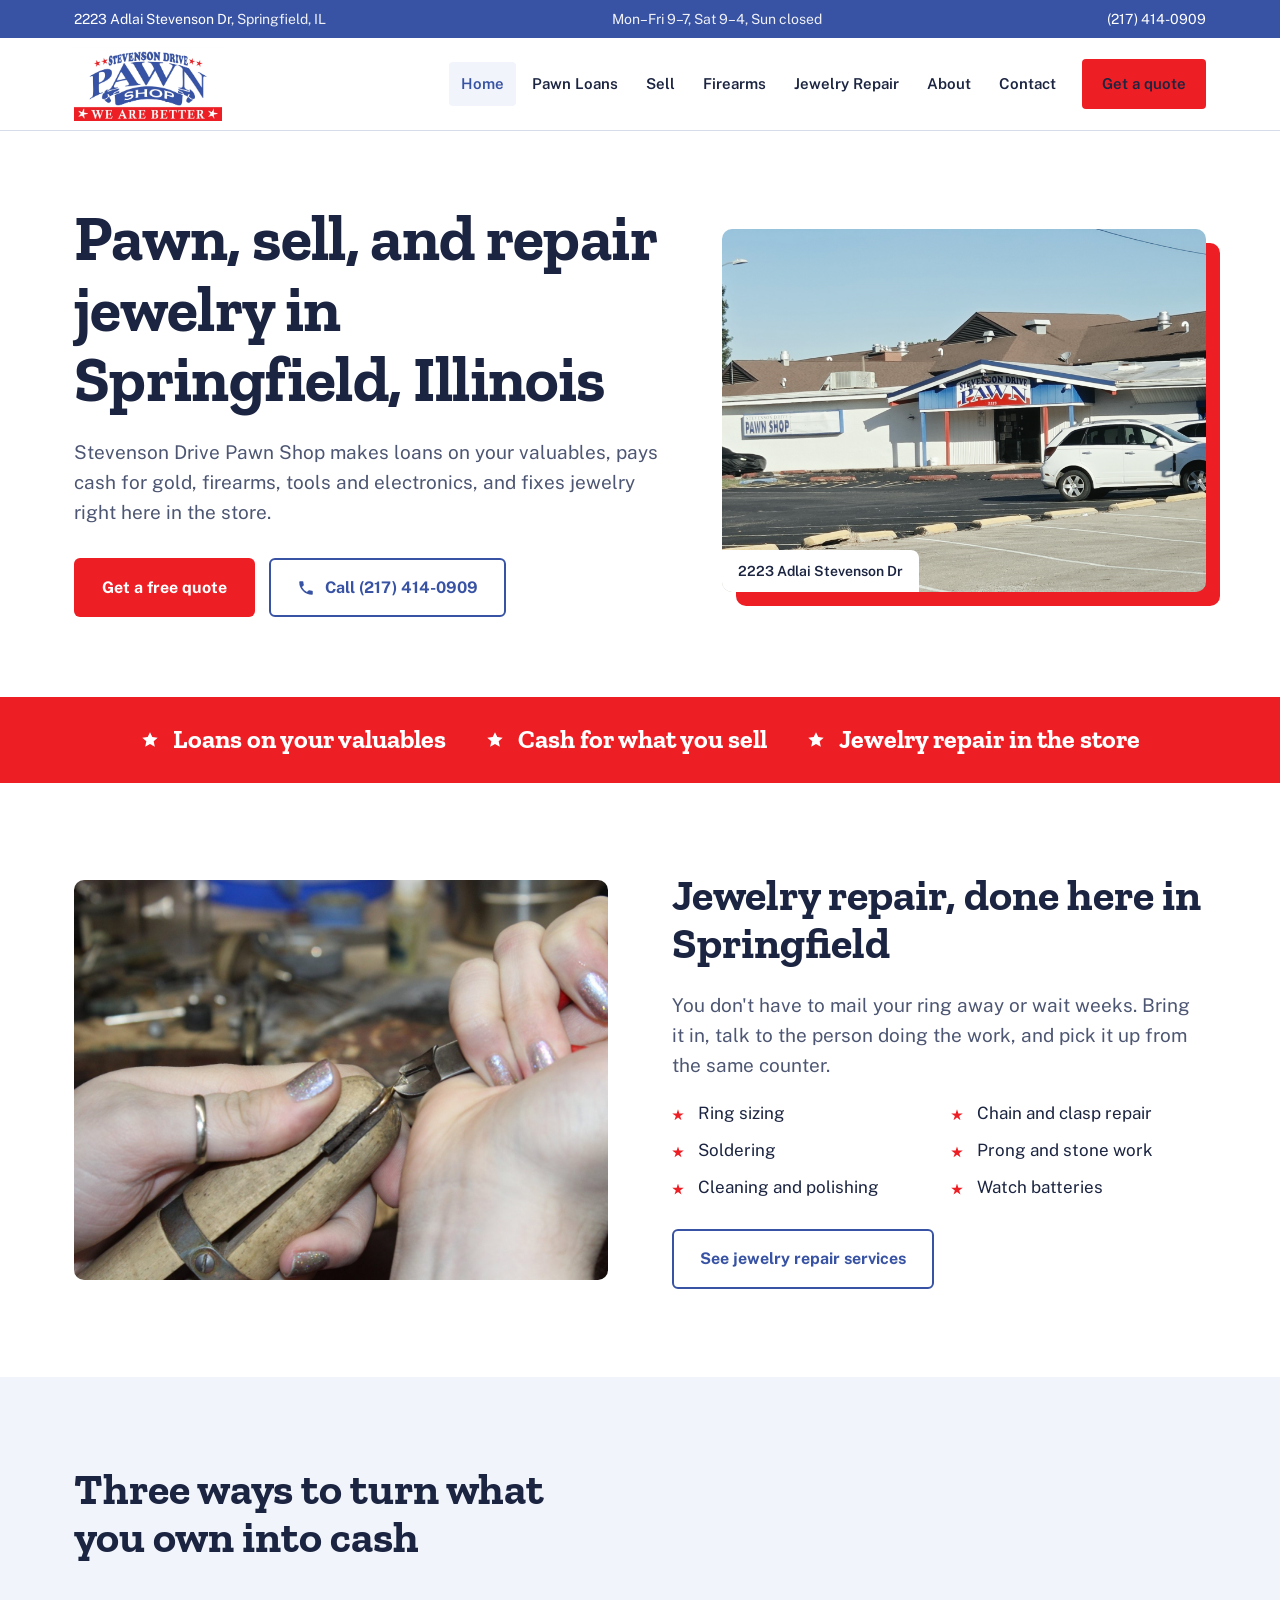
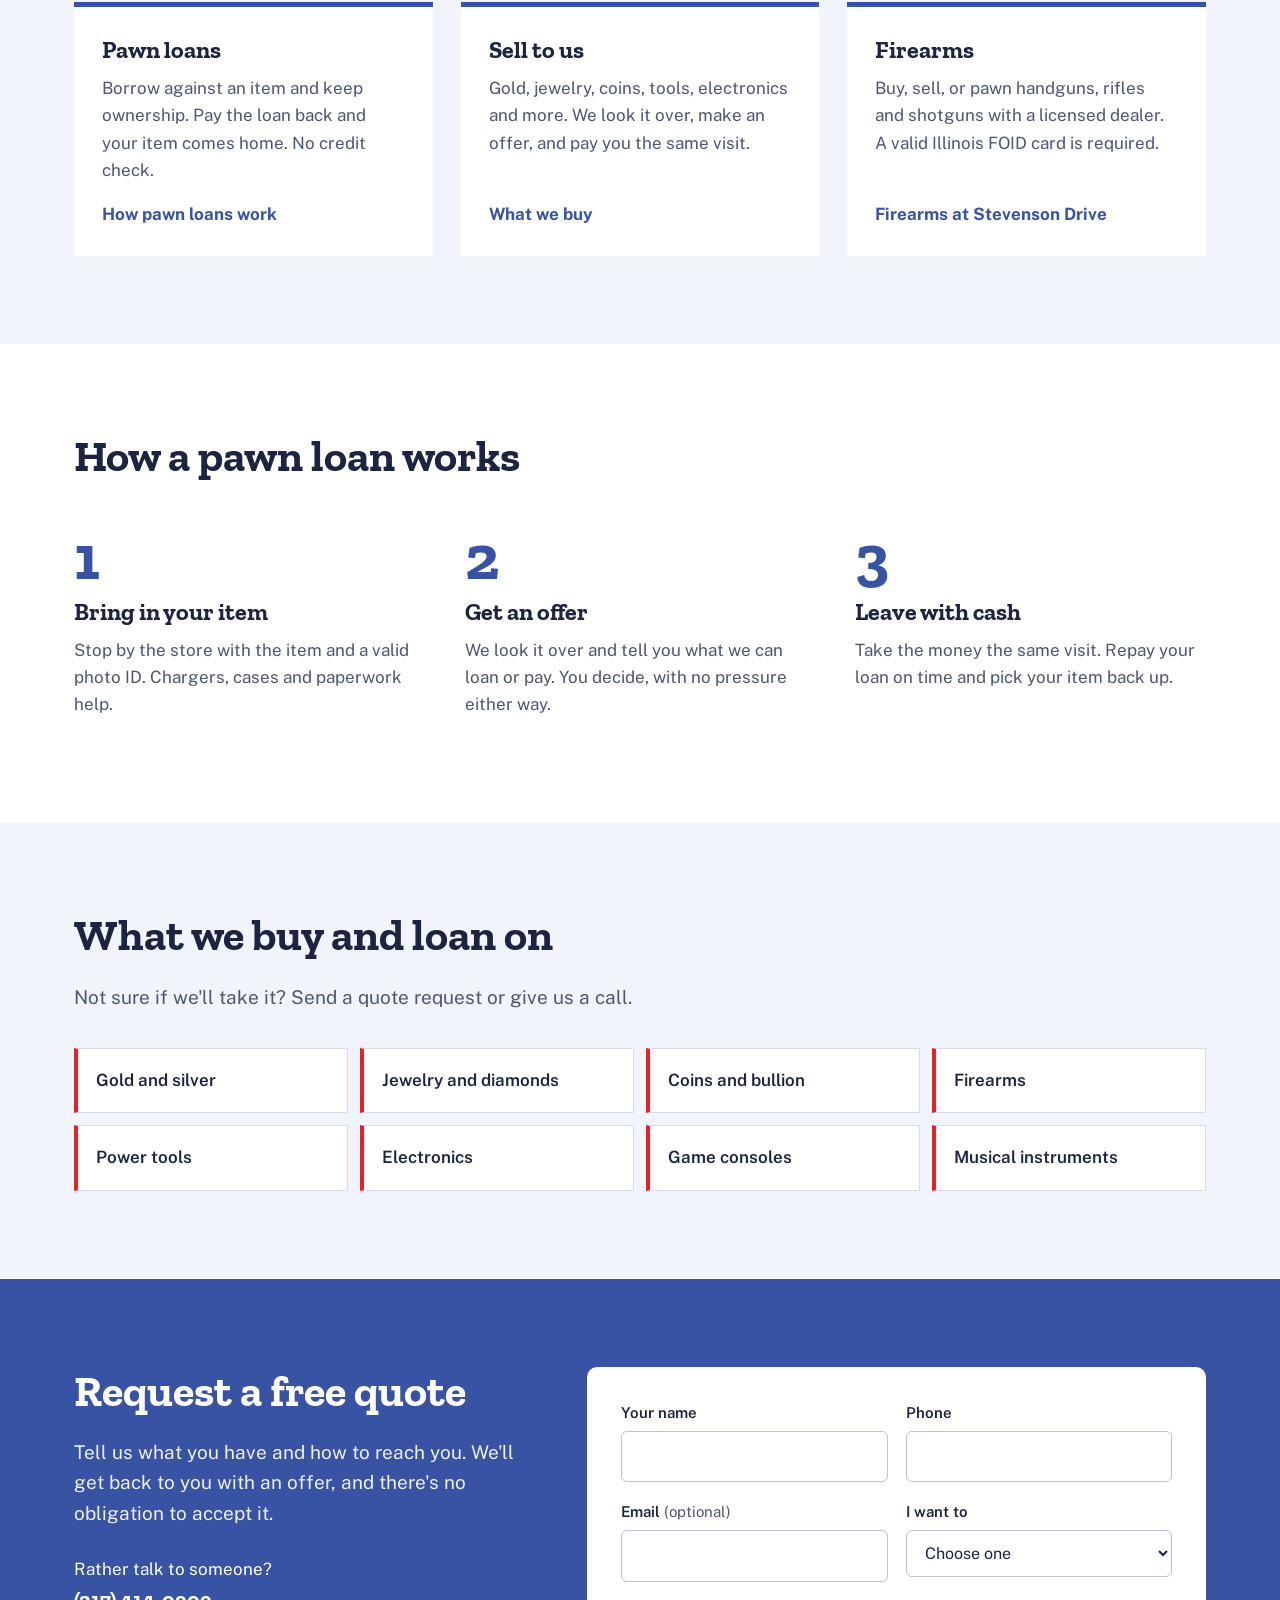
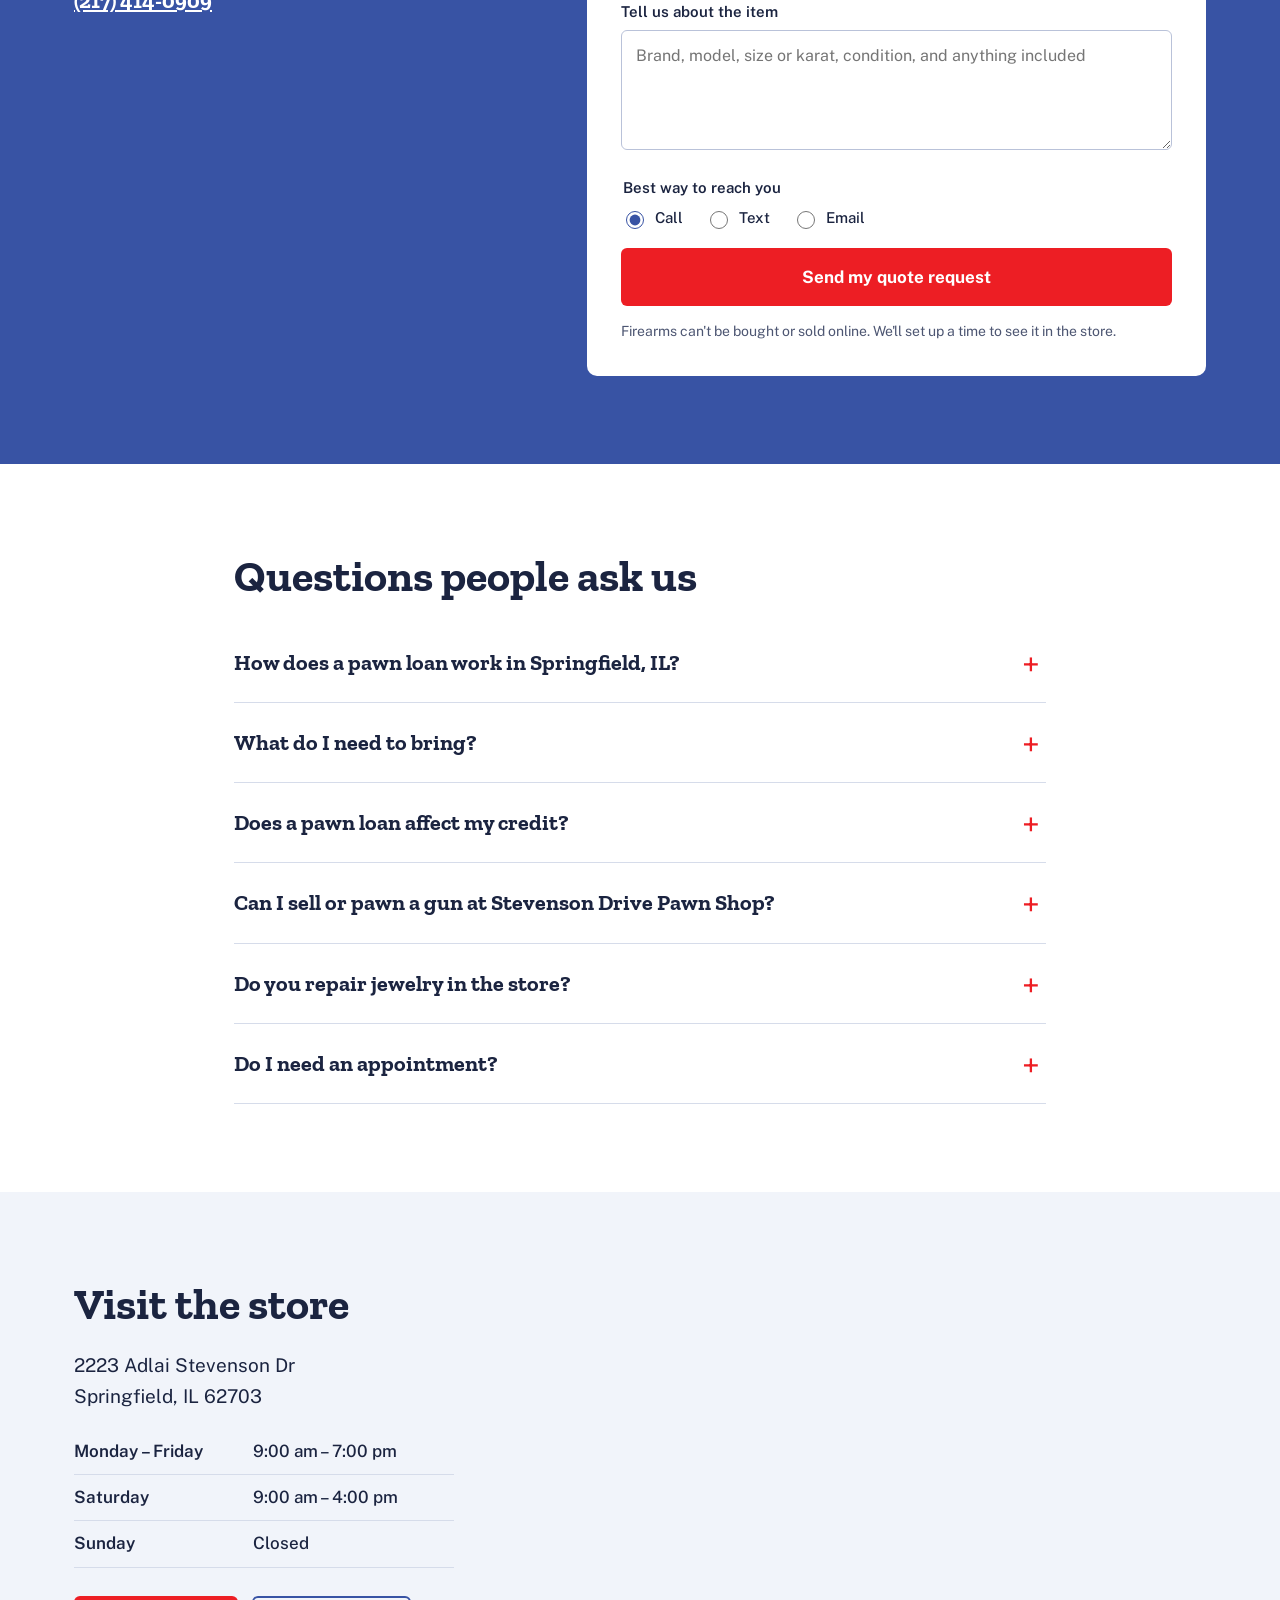
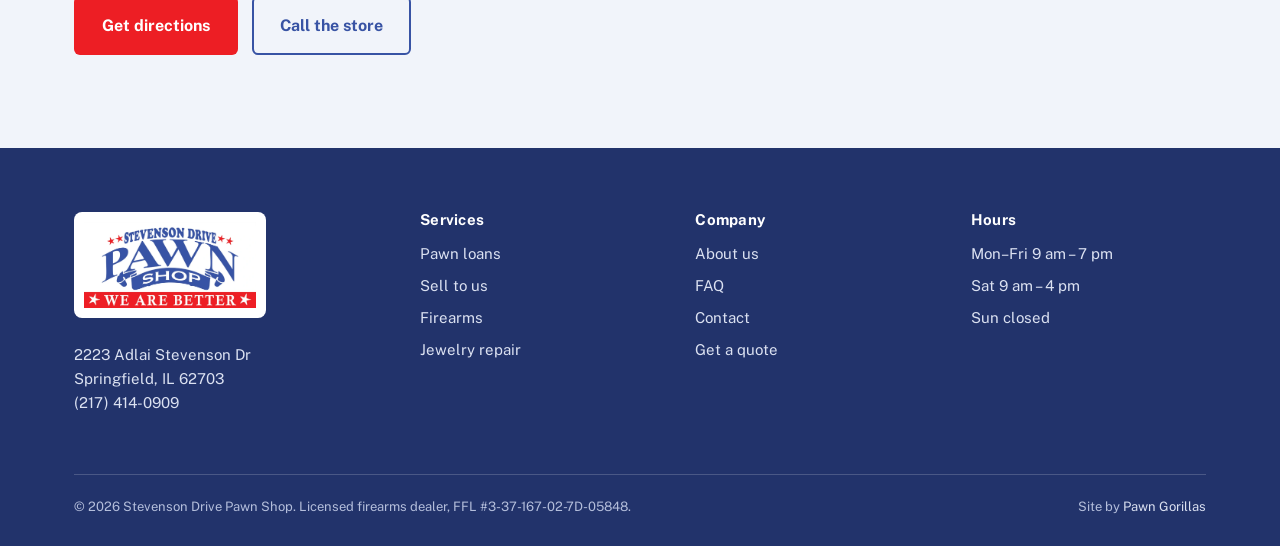
<file: index (20).html>
<!DOCTYPE html>
<html lang="en">
<head>
<meta charset="UTF-8">
<meta name="viewport" content="width=device-width, initial-scale=1">
<title>Pawn Shop in Springfield, IL | Stevenson Drive Pawn Shop</title>
<meta name="description" content="Stevenson Drive Pawn Shop in Springfield, IL: pawn loans, cash for gold, jewelry and firearms, and in-store jewelry repair. 2223 Adlai Stevenson Dr. Call (217) 414-0909.">
<!-- CONFIRM: final domain. Using the shop's current domain until the new site replaces it. -->
<link rel="canonical" href="https://stevensondrivepawnandjewelry.com/">
<meta property="og:type" content="website">
<meta property="og:title" content="Stevenson Drive Pawn Shop | Springfield, IL">
<meta property="og:description" content="Pawn loans, cash offers, firearms, and in-store jewelry repair on Adlai Stevenson Drive.">
<meta property="og:image" content="logo.png">
<link rel="icon" type="image/png" href="logo.png">

<link rel="preconnect" href="https://fonts.googleapis.com">
<link rel="preconnect" href="https://fonts.gstatic.com" crossorigin>
<link href="https://fonts.googleapis.com/css2?family=Zilla+Slab:wght@500;700&family=Public+Sans:wght@400;500;600;700&display=swap" rel="stylesheet">

<!-- ===== SCHEMA: business details. CONFIRM hours before launch. ===== -->
<script type="application/ld+json">
{
  "@context": "https://schema.org",
  "@type": ["PawnShop", "JewelryStore"],
  "name": "Stevenson Drive Pawn Shop",
  "url": "https://stevensondrivepawnandjewelry.com/",
  "logo": "https://stevensondrivepawnandjewelry.com/logo.png",
  "telephone": "+1-217-414-0909",
  "address": {
    "@type": "PostalAddress",
    "streetAddress": "2223 Adlai Stevenson Dr",
    "addressLocality": "Springfield",
    "addressRegion": "IL",
    "postalCode": "62703",
    "addressCountry": "US"
  },
  "areaServed": ["Springfield IL", "Sangamon County IL"],
  "openingHoursSpecification": [
    {"@type": "OpeningHoursSpecification", "dayOfWeek": ["Monday","Tuesday","Wednesday","Thursday","Friday"], "opens": "09:00", "closes": "19:00"},
    {"@type": "OpeningHoursSpecification", "dayOfWeek": "Saturday", "opens": "09:00", "closes": "16:00"}
  ]
}
</script>

<style>
/* ===== DESIGN TOKENS (change these per client) ===== */
:root{
  --blue:#3853a4;        /* logo blue */
  --blue-deep:#22336b;   /* footer, hover */
  --red:#ed1e24;         /* logo red */
  --red-deep:#c8141a;
  --ink:#1b2440;         /* body text */
  --muted:#4d5672;
  --surface:#f1f4fa;     /* light blue-grey section */
  --line:#d6dcea;
  --white:#ffffff;
  --head:'Zilla Slab', Georgia, serif;
  --body:'Public Sans', system-ui, -apple-system, 'Segoe UI', sans-serif;
  --wrap:1180px;
}
*,*::before,*::after{box-sizing:border-box}
html{scroll-behavior:smooth}
@media (prefers-reduced-motion:reduce){html{scroll-behavior:auto}*{transition:none!important}}
body{margin:0;font-family:var(--body);font-size:17px;line-height:1.6;color:var(--ink);background:var(--white)}
img{max-width:100%;display:block}
a{color:var(--blue)}
h1,h2,h3{font-family:var(--head);font-weight:700;line-height:1.1;margin:0 0 .5em;color:var(--ink)}
h1{font-size:clamp(38px,5.4vw,64px);letter-spacing:-.01em}
h2{font-size:clamp(30px,3.6vw,44px)}
h3{font-size:24px}
p{margin:0 0 1em}
.wrap{max-width:var(--wrap);margin:0 auto;padding:0 24px}
.sr-only{position:absolute;width:1px;height:1px;padding:0;margin:-1px;overflow:hidden;clip:rect(0,0,0,0);border:0}
.skip{position:absolute;left:-999px;top:0;background:var(--white);padding:10px 16px;z-index:100}
.skip:focus{left:12px;top:12px}
:focus-visible{outline:3px solid var(--red);outline-offset:3px}
section{padding:88px 0}
.lede{font-size:19px;color:var(--muted);max-width:60ch}

/* Buttons */
.btn{display:inline-flex;align-items:center;gap:10px;font-family:var(--body);font-weight:700;font-size:16px;text-decoration:none;padding:15px 26px;border-radius:6px;border:2px solid transparent;cursor:pointer;transition:background .15s,color .15s}
.btn-red{background:var(--red);color:var(--white)}
.btn-red:hover{background:var(--red-deep)}
.btn-line{border-color:var(--blue);color:var(--blue);background:transparent}
.btn-line:hover{background:var(--blue);color:var(--white)}
.btn svg{width:18px;height:18px;flex:none}

/* ===== SHARED HEADER START ===== */
.topbar{background:var(--blue);color:var(--white);font-size:14px}
.topbar .wrap{display:flex;justify-content:space-between;gap:16px;padding-top:8px;padding-bottom:8px;flex-wrap:wrap}
.topbar a{color:var(--white);text-decoration:none}
.topbar a:hover{text-decoration:underline}
.topbar span{opacity:.92}
header.site{position:sticky;top:0;z-index:50;background:var(--white);border-bottom:1px solid var(--line)}
header.site .wrap{display:flex;align-items:center;justify-content:space-between;gap:20px;height:92px}
.brand img{height:74px;width:auto}
.mainnav ul{display:flex;gap:4px;list-style:none;margin:0;padding:0;align-items:center}
.mainnav a{display:block;padding:10px 12px;font-weight:600;font-size:15px;color:var(--ink);text-decoration:none;border-radius:4px}
.mainnav a:hover,.mainnav a[aria-current="page"]{color:var(--blue);background:var(--surface)}
.mainnav .btn{margin-left:10px;padding:11px 18px;font-size:15px}
.mainnav .btn:hover{background:var(--red-deep);color:var(--white)}
.burger{display:none;background:none;border:2px solid var(--blue);border-radius:6px;width:48px;height:44px;cursor:pointer;padding:0;align-items:center;justify-content:center}
.burger span,.burger span::before,.burger span::after{display:block;width:22px;height:2.5px;background:var(--blue);position:relative;content:""}
.burger span::before{position:absolute;top:-7px}
.burger span::after{position:absolute;top:7px}
.mobile-nav{display:none}
@media (max-width:980px){
  .mainnav{display:none}
  .burger{display:inline-flex}
  header.site .wrap{height:76px}
  .brand img{height:58px}
  .mobile-nav{position:fixed;inset:0;background:var(--white);z-index:60;padding:24px;overflow-y:auto}
  .mobile-nav.open{display:block}
  .mobile-nav .mn-top{display:flex;justify-content:space-between;align-items:center;margin-bottom:20px}
  .mobile-nav ul{list-style:none;margin:0;padding:0}
  .mobile-nav li a{display:block;padding:16px 4px;font-family:var(--head);font-size:26px;font-weight:700;color:var(--ink);text-decoration:none;border-bottom:1px solid var(--line)}
  .mobile-nav .btn{margin-top:24px;width:100%;justify-content:center}
  .mn-close{background:none;border:2px solid var(--blue);color:var(--blue);border-radius:6px;font-size:28px;line-height:1;width:48px;height:44px;cursor:pointer}
}
@media (max-width:640px){.topbar .hide-sm{display:none}.topbar{font-size:13px}.topbar .wrap{flex-wrap:nowrap}}
/* ===== SHARED HEADER END ===== */

/* Hero */
.hero{padding:72px 0 80px}
.hero .wrap{display:grid;grid-template-columns:1.1fr .9fr;gap:56px;align-items:center}
.hero h1{margin-bottom:22px}
.hero .lede{margin-bottom:30px}
.hero-ctas{display:flex;gap:14px;flex-wrap:wrap}
.hero-photo{
  aspect-ratio:4/3;border-radius:10px;position:relative;overflow:hidden;
  /* exterior.jpg shows when uploaded; the blue star panel shows until then */
  background:url("exterior.jpg") center/cover no-repeat, url("data:image/svg+xml,%3Csvg xmlns='http://www.w3.org/2000/svg' viewBox='0 0 24 24'%3E%3Cpath fill='%23ffffff' fill-opacity='.18' d='M12 1.5l3.1 6.6 7.2.8-5.4 4.9 1.5 7.1L12 17.3l-6.4 3.6 1.5-7.1L1.7 8.9l7.2-.8z'/%3E%3C/svg%3E") center/42% no-repeat, var(--blue);
  box-shadow:14px 14px 0 var(--red);
}
.hero-photo .addr-tag{position:absolute;left:0;bottom:0;background:var(--white);color:var(--ink);font-weight:600;font-size:14px;padding:10px 16px;border-top-right-radius:8px;z-index:1}
@media (max-width:900px){
  .hero{padding:44px 0 64px}
  .hero .wrap{grid-template-columns:1fr;gap:40px}
  .hero-photo{box-shadow:10px 10px 0 var(--red);margin-right:10px}
}

/* Ribbon band — echoes the "We Are Better" banner in the logo */
.ribbon{background:var(--red);color:var(--white);padding:22px 0}
.ribbon ul{list-style:none;margin:0;padding:0;display:flex;justify-content:center;flex-wrap:wrap;gap:12px 40px}
.ribbon li{font-family:var(--head);font-size:clamp(20px,2.2vw,26px);font-weight:700;display:flex;align-items:center;gap:14px}
.ribbon svg{width:18px;height:18px;fill:var(--white);flex:none}

/* Jewelry repair feature */
.feature .wrap{display:grid;grid-template-columns:1fr 1fr;gap:64px;align-items:center}
.feature-photo{aspect-ratio:4/3;border-radius:10px;background:url("jewelry-repair.jpg") center/cover no-repeat, url("data:image/svg+xml,%3Csvg xmlns='http://www.w3.org/2000/svg' viewBox='0 0 24 24' fill='none' stroke='%233853a4' stroke-opacity='.35' stroke-width='1.2'%3E%3Ccircle cx='12' cy='15' r='6.5'/%3E%3Cpath d='M9 6.5l3-3.5 3 3.5-3 2.5z'/%3E%3C/svg%3E") center/34% no-repeat, linear-gradient(135deg,#eef1f9,#d5ddef)}
.feature ul.ticks{list-style:none;padding:0;margin:0 0 28px;display:grid;grid-template-columns:1fr 1fr;gap:10px 24px}
.feature ul.ticks li{padding-left:26px;position:relative}
.feature ul.ticks li::before{content:"";position:absolute;left:0;top:.55em;width:12px;height:12px;background:var(--red);clip-path:polygon(50% 0,61% 35%,98% 35%,68% 57%,79% 91%,50% 70%,21% 91%,32% 57%,2% 35%,39% 35%)}
@media (max-width:900px){.feature .wrap{grid-template-columns:1fr;gap:36px}}
@media (max-width:480px){.feature ul.ticks{grid-template-columns:1fr}}

/* Three services */
.services{background:var(--surface)}
.services h2{max-width:20ch}
.svc-grid{display:grid;grid-template-columns:repeat(3,1fr);gap:28px;margin-top:40px}
.svc{background:var(--white);border-top:5px solid var(--blue);padding:30px 28px 28px;display:flex;flex-direction:column}
.svc p{color:var(--muted);flex:1}
.svc a.more{font-weight:700;text-decoration:none}
.svc a.more:hover{text-decoration:underline}
@media (max-width:900px){.svc-grid{grid-template-columns:1fr}}

/* Steps (a real sequence, so numbered) */
.steps ol{list-style:none;margin:44px 0 0;padding:0;display:grid;grid-template-columns:repeat(3,1fr);gap:40px;counter-reset:s}
.steps li{counter-increment:s;position:relative;padding-top:74px}
.steps li::before{content:counter(s);position:absolute;top:0;left:0;font-family:var(--head);font-weight:700;font-size:64px;line-height:1;color:var(--blue)}
.steps li p{color:var(--muted)}
@media (max-width:800px){.steps ol{grid-template-columns:1fr;gap:28px}}

/* What we buy */
.buy{background:var(--surface)}
.buy-list{list-style:none;margin:36px 0 0;padding:0;display:grid;grid-template-columns:repeat(4,1fr);gap:12px}
.buy-list a,.buy-list span{display:block;background:var(--white);border:1px solid var(--line);border-left:4px solid var(--red);padding:18px 18px;font-weight:600;color:var(--ink);text-decoration:none;height:100%}
.buy-list a:hover{border-color:var(--blue);border-left-color:var(--red);color:var(--blue)}
@media (max-width:900px){.buy-list{grid-template-columns:repeat(2,1fr)}}

/* Quote form */
.quote{background:var(--blue);color:var(--white)}
.quote .wrap{display:grid;grid-template-columns:.85fr 1.15fr;gap:56px;align-items:start}
.quote h2,.quote .lede{color:var(--white)}
.quote .lede{opacity:.92}
.quote .call-alt{margin-top:28px;font-size:17px}
.quote .call-alt a{color:var(--white);font-weight:700;font-size:22px;font-family:var(--head)}
.qform{background:var(--white);color:var(--ink);border-radius:10px;padding:34px}
.frow{display:grid;grid-template-columns:1fr 1fr;gap:18px}
.fg{margin-bottom:18px}
.fg label,.fg legend{display:block;font-weight:600;font-size:15px;margin-bottom:6px}
.fg .opt{font-weight:400;color:var(--muted)}
.fi,.fs,.fta{width:100%;font:inherit;font-size:16px;color:var(--ink);background:var(--white);border:1.5px solid #b9c2d9;border-radius:6px;padding:12px 14px}
.fi:focus,.fs:focus,.fta:focus{outline:none;border-color:var(--blue);box-shadow:0 0 0 3px rgba(56,83,164,.25)}
.fta{min-height:120px;resize:vertical}
fieldset.fg{border:0;padding:0;margin:0 0 18px}
.radios{display:flex;gap:22px;flex-wrap:wrap}
.radios label{font-weight:500;display:flex;align-items:center;gap:8px;margin:0}
.radios input{width:18px;height:18px;accent-color:var(--blue)}
.hp{position:absolute;left:-5000px}
.qform .btn{width:100%;justify-content:center;font-size:17px;padding:17px}
.form-note{font-size:14px;color:var(--muted);margin:14px 0 0}
.form-status{margin-top:16px;padding:14px 16px;border-radius:6px;font-weight:600;display:none}
.form-status.ok{display:block;background:#e7f4ea;color:#1d5b2c}
.form-status.err{display:block;background:#fdeaea;color:#8d1216}
@media (max-width:900px){.quote .wrap{grid-template-columns:1fr;gap:36px}}
@media (max-width:520px){.frow{grid-template-columns:1fr;gap:0}.qform{padding:24px}}

/* FAQ */
.faq .wrap{max-width:860px}
.faq details{border-bottom:1px solid var(--line)}
.faq summary{list-style:none;cursor:pointer;padding:22px 44px 22px 0;position:relative;font-family:var(--head);font-size:22px;font-weight:700}
.faq summary::-webkit-details-marker{display:none}
.faq summary::after{content:"+";position:absolute;right:6px;top:16px;font-size:32px;color:var(--red);font-family:var(--body);font-weight:400}
.faq details[open] summary::after{content:"\2212"}
.faq details p{color:var(--muted);padding-bottom:20px;max-width:68ch}

/* Visit */
.visit{background:var(--surface);padding-bottom:0}
.visit .wrap{display:grid;grid-template-columns:.8fr 1.2fr;gap:56px;padding-bottom:88px}
.hours{width:100%;border-collapse:collapse;margin:8px 0 28px;max-width:380px}
.hours th,.hours td{text-align:left;padding:9px 0;border-bottom:1px solid var(--line);font-weight:500}
.hours th{font-weight:600}
.visit address{font-style:normal;font-size:19px;margin-bottom:18px}
.map{border:0;width:100%;height:100%;min-height:380px;border-radius:10px}
@media (max-width:900px){.visit .wrap{grid-template-columns:1fr}}

/* ===== SHARED FOOTER START ===== */
footer.site{background:var(--blue-deep);color:#dbe1f1;padding:64px 0 28px;font-size:15px}
footer.site .cols{display:grid;grid-template-columns:1.3fr 1fr 1fr 1fr;gap:40px}
footer.site .flogo{background:var(--white);border-radius:8px;padding:10px;display:inline-block}
footer.site .flogo img{height:86px;width:auto}
footer.site h3{font-family:var(--body);font-size:15px;font-weight:700;color:var(--white);margin:0 0 14px;letter-spacing:.02em}
footer.site ul{list-style:none;margin:0;padding:0}
footer.site li{margin-bottom:8px}
footer.site a{color:#dbe1f1;text-decoration:none}
footer.site a:hover{color:var(--white);text-decoration:underline}
footer.site .legal{border-top:1px solid rgba(255,255,255,.18);margin-top:44px;padding-top:22px;display:flex;justify-content:space-between;gap:16px;flex-wrap:wrap;font-size:13px;color:#b4bedb}
@media (max-width:900px){footer.site .cols{grid-template-columns:1fr 1fr}}
@media (max-width:520px){footer.site .cols{grid-template-columns:1fr}}
/* ===== SHARED FOOTER END ===== */
</style>
</head>
<body>
<a class="skip" href="#main">Skip to main content</a>

<!-- ===== SHARED HEADER START (copy this block to every page) ===== -->
<div class="topbar">
  <div class="wrap">
    <a href="https://www.google.com/maps/search/?api=1&query=2223+Adlai+Stevenson+Dr+Springfield+IL+62703" target="_blank" rel="noopener">2223 Adlai Stevenson Dr<span class="hide-sm">, Springfield, IL</span></a>
    <!-- CONFIRM hours -->
    <span class="hide-sm">Mon–Fri 9–7, Sat 9–4, Sun closed</span>
    <a href="tel:+12174140909">(217) 414-0909</a>
  </div>
</div>
<header class="site">
  <div class="wrap">
    <a class="brand" href="index.html" aria-label="Stevenson Drive Pawn Shop home">
      <img src="logo.webp" alt="Stevenson Drive Pawn Shop logo" width="900" height="449">
    </a>
    <nav class="mainnav" aria-label="Main navigation">
      <ul>
        <li><a href="index.html" aria-current="page">Home</a></li>
        <li><a href="pawn-loans.html">Pawn Loans</a></li>
        <li><a href="sell.html">Sell</a></li>
        <li><a href="firearms.html">Firearms</a></li>
        <li><a href="jewelry-repair.html">Jewelry Repair</a></li>
        <li><a href="about.html">About</a></li>
        <li><a href="contact.html">Contact</a></li>
        <li><a class="btn btn-red" href="#quote">Get a quote</a></li>
      </ul>
    </nav>
    <button class="burger" type="button" aria-label="Open menu" aria-controls="mobile-nav" aria-expanded="false"><span></span></button>
  </div>
</header>
<div class="mobile-nav" id="mobile-nav" role="dialog" aria-modal="true" aria-label="Menu">
  <div class="mn-top">
    <img src="logo.webp" alt="" width="120" height="60" style="height:56px;width:auto">
    <button class="mn-close" type="button" aria-label="Close menu">&times;</button>
  </div>
  <ul>
    <li><a href="index.html">Home</a></li>
    <li><a href="pawn-loans.html">Pawn Loans</a></li>
    <li><a href="sell.html">Sell</a></li>
    <li><a href="firearms.html">Firearms</a></li>
    <li><a href="jewelry-repair.html">Jewelry Repair</a></li>
    <li><a href="about.html">About</a></li>
    <li><a href="contact.html">Contact</a></li>
  </ul>
  <a class="btn btn-red" href="tel:+12174140909">Call (217) 414-0909</a>
</div>
<!-- ===== SHARED HEADER END ===== -->

<main id="main">

<section class="hero" aria-labelledby="h1">
  <div class="wrap">
    <div>
      <h1 id="h1">Pawn, sell, and repair jewelry in Springfield, Illinois</h1>
      <p class="lede">Stevenson Drive Pawn Shop makes loans on your valuables, pays cash for gold, firearms, tools and electronics, and fixes jewelry right here in the store.</p>
      <div class="hero-ctas">
        <a class="btn btn-red" href="#quote">Get a free quote</a>
        <a class="btn btn-line" href="tel:+12174140909">
          <svg viewBox="0 0 24 24" aria-hidden="true"><path fill="currentColor" d="M6.6 10.8a15.1 15.1 0 0 0 6.6 6.6l2.2-2.2a1 1 0 0 1 1-.25 11.4 11.4 0 0 0 3.6.57 1 1 0 0 1 1 1V20a1 1 0 0 1-1 1A17 17 0 0 1 3 4a1 1 0 0 1 1-1h3.5a1 1 0 0 1 1 1c0 1.25.2 2.45.57 3.57a1 1 0 0 1-.25 1z"/></svg>
          Call (217) 414-0909
        </a>
      </div>
    </div>
    <!-- Upload exterior.jpg to the repo and it appears here automatically -->
    <div class="hero-photo" role="img" aria-label="Stevenson Drive Pawn Shop storefront on Adlai Stevenson Drive">
      <span class="addr-tag">2223 Adlai Stevenson Dr</span>
    </div>
  </div>
</section>

<div class="ribbon" role="region" aria-label="What we offer">
  <ul>
    <li><svg viewBox="0 0 24 24" aria-hidden="true"><path d="M12 1.5l3.1 6.6 7.2.8-5.4 4.9 1.5 7.1L12 17.3l-6.4 3.6 1.5-7.1L1.7 8.9l7.2-.8z"/></svg>Loans on your valuables</li>
    <li><svg viewBox="0 0 24 24" aria-hidden="true"><path d="M12 1.5l3.1 6.6 7.2.8-5.4 4.9 1.5 7.1L12 17.3l-6.4 3.6 1.5-7.1L1.7 8.9l7.2-.8z"/></svg>Cash for what you sell</li>
    <li><svg viewBox="0 0 24 24" aria-hidden="true"><path d="M12 1.5l3.1 6.6 7.2.8-5.4 4.9 1.5 7.1L12 17.3l-6.4 3.6 1.5-7.1L1.7 8.9l7.2-.8z"/></svg>Jewelry repair in the store</li>
  </ul>
</div>

<section class="feature" aria-labelledby="jr-h">
  <div class="wrap">
    <!-- Upload jewelry-repair.jpg (repair bench or work in progress) -->
    <div class="feature-photo" role="img" aria-label="Jewelry repair at Stevenson Drive Pawn Shop"></div>
    <div>
      <h2 id="jr-h">Jewelry repair, done here in Springfield</h2>
      <p class="lede">You don't have to mail your ring away or wait weeks. Bring it in, talk to the person doing the work, and pick it up from the same counter.</p>
      <!-- CONFIRM the repair services they actually offer -->
      <ul class="ticks">
        <li>Ring sizing</li>
        <li>Chain and clasp repair</li>
        <li>Soldering</li>
        <li>Prong and stone work</li>
        <li>Cleaning and polishing</li>
        <li>Watch batteries</li>
      </ul>
      <a class="btn btn-line" href="jewelry-repair.html">See jewelry repair services</a>
    </div>
  </div>
</section>

<section class="services" aria-labelledby="svc-h">
  <div class="wrap">
    <h2 id="svc-h">Three ways to turn what you own into cash</h2>
    <div class="svc-grid">
      <article class="svc">
        <h3>Pawn loans</h3>
        <p>Borrow against an item and keep ownership. Pay the loan back and your item comes home. No credit check.</p>
        <a class="more" href="pawn-loans.html">How pawn loans work</a>
      </article>
      <article class="svc">
        <h3>Sell to us</h3>
        <p>Gold, jewelry, coins, tools, electronics and more. We look it over, make an offer, and pay you the same visit.</p>
        <a class="more" href="sell.html">What we buy</a>
      </article>
      <article class="svc">
        <h3>Firearms</h3>
        <p>Buy, sell, or pawn handguns, rifles and shotguns with a licensed dealer. A valid Illinois FOID card is required.</p>
        <a class="more" href="firearms.html">Firearms at Stevenson Drive</a>
      </article>
    </div>
  </div>
</section>

<section class="steps" aria-labelledby="st-h">
  <div class="wrap">
    <h2 id="st-h">How a pawn loan works</h2>
    <ol>
      <li><h3>Bring in your item</h3><p>Stop by the store with the item and a valid photo ID. Chargers, cases and paperwork help.</p></li>
      <li><h3>Get an offer</h3><p>We look it over and tell you what we can loan or pay. You decide, with no pressure either way.</p></li>
      <li><h3>Leave with cash</h3><p>Take the money the same visit. Repay your loan on time and pick your item back up.</p></li>
    </ol>
  </div>
</section>

<section class="buy" aria-labelledby="buy-h">
  <div class="wrap">
    <h2 id="buy-h">What we buy and loan on</h2>
    <p class="lede">Not sure if we'll take it? Send a quote request or give us a call.</p>
    <!-- CONFIRM categories with the client -->
    <ul class="buy-list">
      <li><a href="sell.html#gold">Gold and silver</a></li>
      <li><a href="sell.html#jewelry">Jewelry and diamonds</a></li>
      <li><a href="sell.html#coins">Coins and bullion</a></li>
      <li><a href="firearms.html">Firearms</a></li>
      <li><a href="sell.html#tools">Power tools</a></li>
      <li><a href="sell.html#electronics">Electronics</a></li>
      <li><a href="sell.html#games">Game consoles</a></li>
      <li><a href="sell.html#instruments">Musical instruments</a></li>
    </ul>
  </div>
</section>

<section class="quote" id="quote" aria-labelledby="q-h">
  <div class="wrap">
    <div>
      <h2 id="q-h">Request a free quote</h2>
      <p class="lede">Tell us what you have and how to reach you. We'll get back to you with an offer, and there's no obligation to accept it.</p>
      <p class="call-alt">Rather talk to someone?<br><a href="tel:+12174140909">(217) 414-0909</a></p>
    </div>

    <!--
      FORM SETUP: create a free Web3Forms key with the shop's email
      (web3forms.com), then replace YOUR-WEB3FORMS-KEY below.
      Until then the form shows a demo message instead of sending.
    -->
    <form class="qform" id="quote-form" action="https://api.web3forms.com/submit" method="POST" novalidate>
      <input type="hidden" name="access_key" value="YOUR-WEB3FORMS-KEY">
      <input type="hidden" name="subject" value="New quote request from the website">
      <input type="hidden" name="from_name" value="Stevenson Drive Pawn website">
      <input type="checkbox" name="botcheck" class="hp" tabindex="-1" autocomplete="off" aria-hidden="true">

      <div class="frow">
        <div class="fg"><label for="q-name">Your name</label><input class="fi" id="q-name" name="name" type="text" autocomplete="name" required></div>
        <div class="fg"><label for="q-phone">Phone</label><input class="fi" id="q-phone" name="phone" type="tel" autocomplete="tel" required></div>
      </div>
      <div class="frow">
        <div class="fg"><label for="q-email">Email <span class="opt">(optional)</span></label><input class="fi" id="q-email" name="email" type="email" autocomplete="email"></div>
        <div class="fg"><label for="q-intent">I want to</label>
          <select class="fs" id="q-intent" name="interest" required>
            <option value="">Choose one</option>
            <option>Pawn an item</option>
            <option>Sell an item</option>
            <option>Sell or pawn a firearm</option>
            <option>Get jewelry repaired</option>
            <option>Ask about something else</option>
          </select>
        </div>
      </div>
      <div class="fg"><label for="q-desc">Tell us about the item</label><textarea class="fta" id="q-desc" name="item_description" placeholder="Brand, model, size or karat, condition, and anything included" required></textarea></div>
      <fieldset class="fg">
        <legend>Best way to reach you</legend>
        <div class="radios">
          <label><input type="radio" name="contact_by" value="Call" checked> Call</label>
          <label><input type="radio" name="contact_by" value="Text"> Text</label>
          <label><input type="radio" name="contact_by" value="Email"> Email</label>
        </div>
      </fieldset>
      <button class="btn btn-red" type="submit">Send my quote request</button>
      <p class="form-note">Firearms can't be bought or sold online. We'll set up a time to see it in the store.</p>
      <div class="form-status" id="form-status" role="status" aria-live="polite"></div>
    </form>
  </div>
</section>

<section class="faq" aria-labelledby="faq-h">
  <div class="wrap">
    <h2 id="faq-h">Questions people ask us</h2>
    <!-- CONFIRM: answers on loan terms should match the shop's real terms -->
    <details>
      <summary>How does a pawn loan work in Springfield, IL?</summary>
      <p>You bring in an item of value and we loan you money against it. We hold the item while the loan is open. When you repay the loan plus the finance charge, you get your item back. If you choose not to repay, the item becomes ours and you owe nothing more.</p>
    </details>
    <details>
      <summary>What do I need to bring?</summary>
      <p>Bring the item and a valid government-issued photo ID. For firearms, Illinois law also requires a valid FOID card. Chargers, cases, boxes and paperwork can raise what we're able to offer.</p>
    </details>
    <details>
      <summary>Does a pawn loan affect my credit?</summary>
      <p>No. We don't run a credit check, and the loan is secured by your item, so nothing is reported to credit bureaus.</p>
    </details>
    <details>
      <summary>Can I sell or pawn a gun at Stevenson Drive Pawn Shop?</summary>
      <p>Yes. We're a licensed firearms dealer and we buy, sell and loan on handguns, rifles and shotguns. You'll need a valid photo ID and an Illinois FOID card. Please bring firearms in unloaded and cased.</p>
    </details>
    <details>
      <summary>Do you repair jewelry in the store?</summary>
      <p>Yes. Ring sizing, chain repair, soldering and other repairs are done here at the store, so your jewelry doesn't get shipped out. Bring it in for a quote.</p>
    </details>
    <details>
      <summary>Do I need an appointment?</summary>
      <p>No. Walk in any time during business hours. If you'd like an idea of value first, send a quote request or call (217) 414-0909.</p>
    </details>
  </div>
</section>

<section class="visit" aria-labelledby="v-h">
  <div class="wrap">
    <div>
      <h2 id="v-h">Visit the store</h2>
      <address>2223 Adlai Stevenson Dr<br>Springfield, IL 62703</address>
      <!-- CONFIRM hours -->
      <table class="hours">
        <caption class="sr-only">Store hours</caption>
        <tr><th scope="row">Monday – Friday</th><td>9:00 am – 7:00 pm</td></tr>
        <tr><th scope="row">Saturday</th><td>9:00 am – 4:00 pm</td></tr>
        <tr><th scope="row">Sunday</th><td>Closed</td></tr>
      </table>
      <div class="hero-ctas">
        <a class="btn btn-red" href="https://www.google.com/maps/dir/?api=1&destination=2223+Adlai+Stevenson+Dr+Springfield+IL+62703" target="_blank" rel="noopener">Get directions</a>
        <a class="btn btn-line" href="tel:+12174140909">Call the store</a>
      </div>
    </div>
    <iframe class="map" title="Map to Stevenson Drive Pawn Shop" loading="lazy" referrerpolicy="no-referrer-when-downgrade"
      src="https://www.google.com/maps?q=2223+Adlai+Stevenson+Dr,+Springfield,+IL+62703&output=embed"></iframe>
  </div>
</section>

</main>

<!-- ===== SHARED FOOTER START (copy this block to every page) ===== -->
<footer class="site">
  <div class="wrap">
    <div class="cols">
      <div>
        <a class="flogo" href="index.html"><img src="logo.webp" alt="Stevenson Drive Pawn Shop" width="900" height="449"></a>
        <p style="margin-top:18px">2223 Adlai Stevenson Dr<br>Springfield, IL 62703<br><a href="tel:+12174140909">(217) 414-0909</a></p>
      </div>
      <div>
        <h3>Services</h3>
        <ul>
          <li><a href="pawn-loans.html">Pawn loans</a></li>
          <li><a href="sell.html">Sell to us</a></li>
          <li><a href="firearms.html">Firearms</a></li>
          <li><a href="jewelry-repair.html">Jewelry repair</a></li>
        </ul>
      </div>
      <div>
        <h3>Company</h3>
        <ul>
          <li><a href="about.html">About us</a></li>
          <li><a href="faq.html">FAQ</a></li>
          <li><a href="contact.html">Contact</a></li>
          <li><a href="#quote">Get a quote</a></li>
        </ul>
      </div>
      <div>
        <h3>Hours</h3>
        <!-- CONFIRM hours -->
        <ul>
          <li>Mon–Fri 9 am – 7 pm</li>
          <li>Sat 9 am – 4 pm</li>
          <li>Sun closed</li>
        </ul>
      </div>
    </div>
    <div class="legal">
      <!-- CONFIRM FFL number against the license before launch -->
      <span>&copy; <span id="yr">2026</span> Stevenson Drive Pawn Shop. Licensed firearms dealer, FFL #3-37-167-02-7D-05848.</span>
      <span>Site by <a href="https://pawngorillas.com" target="_blank" rel="noopener">Pawn Gorillas</a></span>
    </div>
  </div>
</footer>
<!-- ===== SHARED FOOTER END ===== -->

<!-- FAQ schema (keep in sync with the FAQ text above) -->
<script type="application/ld+json">
{
  "@context":"https://schema.org",
  "@type":"FAQPage",
  "mainEntity":[
    {"@type":"Question","name":"How does a pawn loan work in Springfield, IL?","acceptedAnswer":{"@type":"Answer","text":"You bring in an item of value and we loan you money against it. We hold the item while the loan is open. When you repay the loan plus the finance charge, you get your item back. If you choose not to repay, the item becomes ours and you owe nothing more."}},
    {"@type":"Question","name":"What do I need to bring?","acceptedAnswer":{"@type":"Answer","text":"Bring the item and a valid government-issued photo ID. For firearms, Illinois law also requires a valid FOID card. Chargers, cases, boxes and paperwork can raise what we're able to offer."}},
    {"@type":"Question","name":"Does a pawn loan affect my credit?","acceptedAnswer":{"@type":"Answer","text":"No. We don't run a credit check, and the loan is secured by your item, so nothing is reported to credit bureaus."}},
    {"@type":"Question","name":"Can I sell or pawn a gun at Stevenson Drive Pawn Shop?","acceptedAnswer":{"@type":"Answer","text":"Yes. We're a licensed firearms dealer and we buy, sell and loan on handguns, rifles and shotguns. You'll need a valid photo ID and an Illinois FOID card. Please bring firearms in unloaded and cased."}},
    {"@type":"Question","name":"Do you repair jewelry in the store?","acceptedAnswer":{"@type":"Answer","text":"Yes. Ring sizing, chain repair, soldering and other repairs are done here at the store, so your jewelry doesn't get shipped out. Bring it in for a quote."}},
    {"@type":"Question","name":"Do I need an appointment?","acceptedAnswer":{"@type":"Answer","text":"No. Walk in any time during business hours. If you'd like an idea of value first, send a quote request or call (217) 414-0909."}}
  ]
}
</script>

<script>
// Mobile menu
(function(){
  var nav=document.getElementById('mobile-nav'),
      openBtn=document.querySelector('.burger'),
      closeBtn=nav.querySelector('.mn-close');
  function setOpen(o){
    nav.classList.toggle('open',o);
    openBtn.setAttribute('aria-expanded',o);
    document.body.style.overflow=o?'hidden':'';
    (o?closeBtn:openBtn).focus();
  }
  openBtn.addEventListener('click',function(){setOpen(true)});
  closeBtn.addEventListener('click',function(){setOpen(false)});
  nav.addEventListener('click',function(e){if(e.target.tagName==='A')setOpen(false)});
  document.addEventListener('keydown',function(e){if(e.key==='Escape'&&nav.classList.contains('open'))setOpen(false)});
})();

document.getElementById('yr').textContent=new Date().getFullYear();

// Quote form
(function(){
  var form=document.getElementById('quote-form'),
      status=document.getElementById('form-status'),
      btn=form.querySelector('button[type=submit]');
  function show(msg,ok){status.textContent=msg;status.className='form-status '+(ok?'ok':'err')}
  form.addEventListener('submit',function(e){
    e.preventDefault();
    var missing=Array.prototype.filter.call(form.querySelectorAll('[required]'),function(f){return !f.value.trim()});
    if(missing.length){show('Please fill in your name, phone, what you want to do, and a short description of the item.',false);missing[0].focus();return}
    if(form.access_key.value==='YOUR-WEB3FORMS-KEY'){show('Demo mode: this form is not connected yet. Call (217) 414-0909 for a quote.',true);return}
    btn.disabled=true;btn.textContent='Sending…';
    fetch(form.action,{method:'POST',headers:{'Accept':'application/json'},body:new FormData(form)})
      .then(function(r){return r.json()})
      .then(function(d){
        if(d.success){form.reset();show('Thanks, your quote request was sent. We\u2019ll be in touch soon.',true)}
        else{show('Your request didn\u2019t go through. Please call (217) 414-0909.',false)}
      })
      .catch(function(){show('Your request didn\u2019t go through. Please call (217) 414-0909.',false)})
      .finally(function(){btn.disabled=false;btn.textContent='Send my quote request'});
  });
})();
</script>
</body>
</html>
</file>
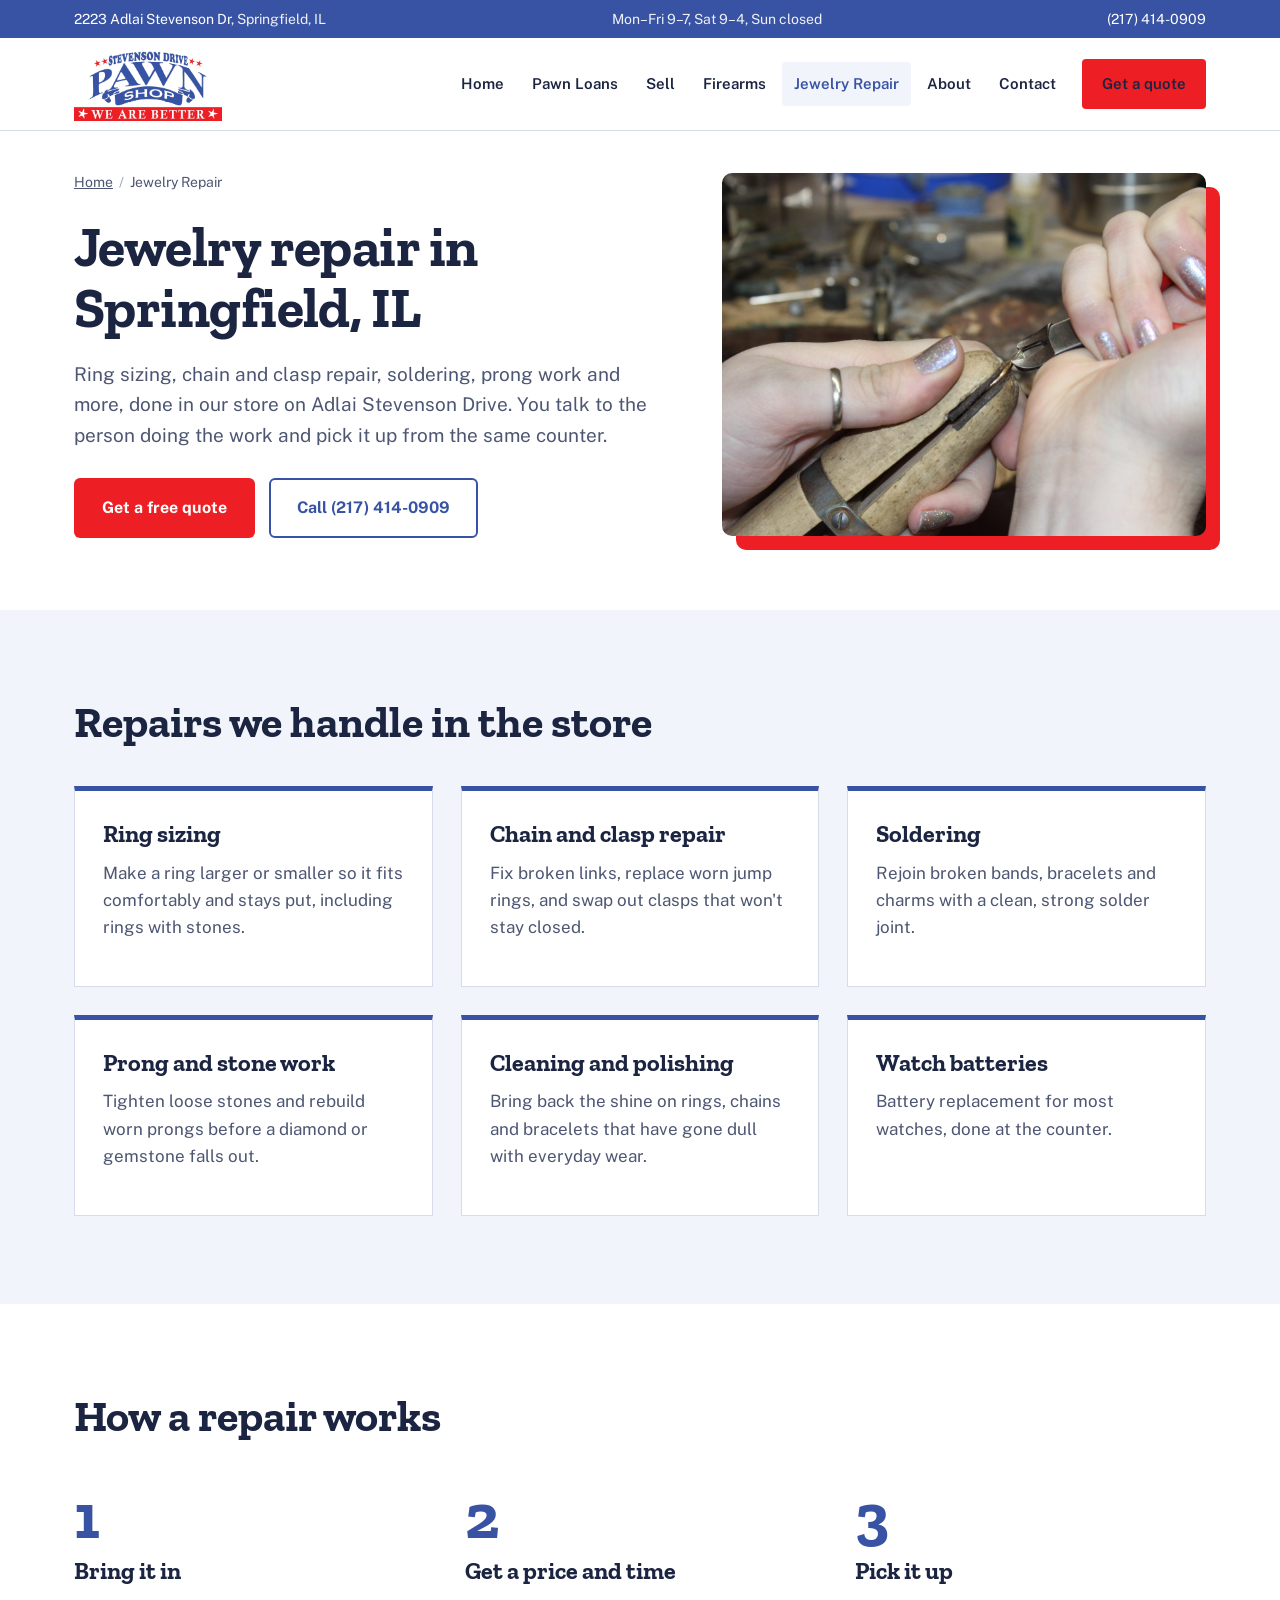
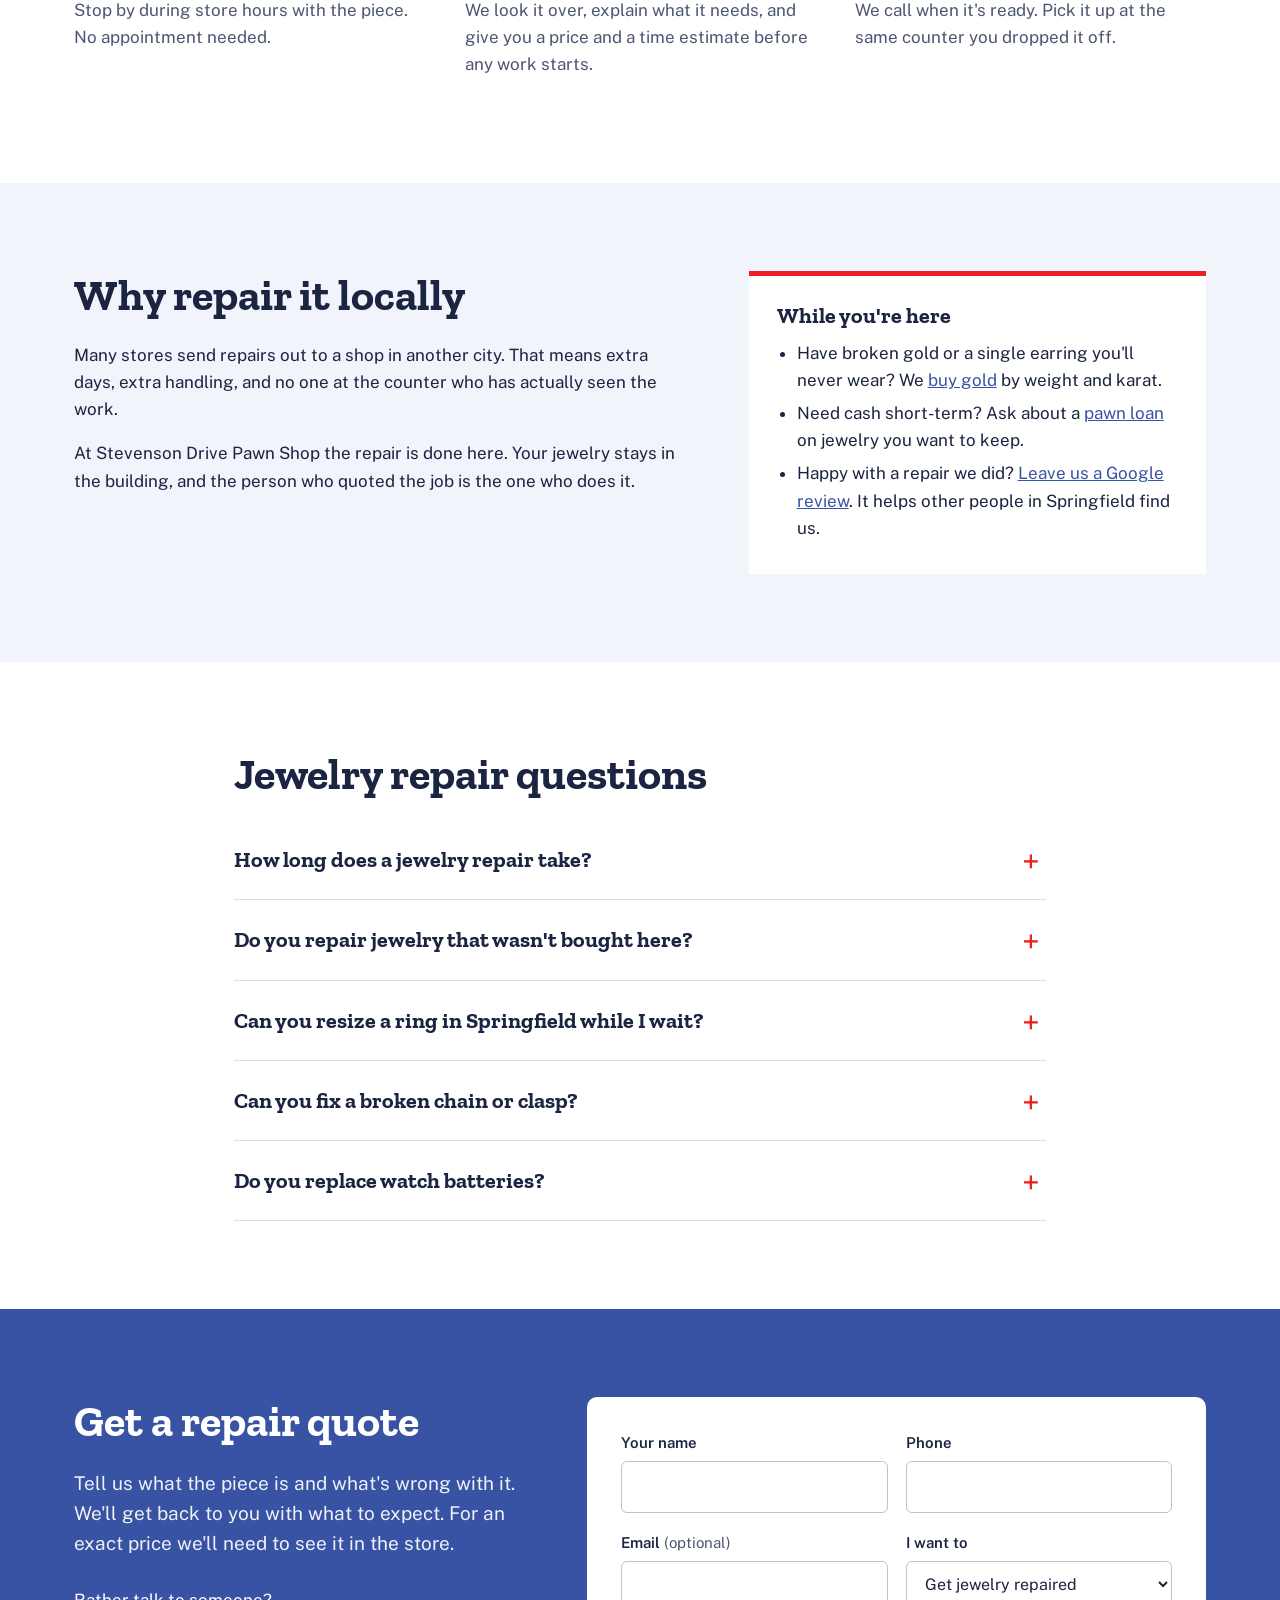
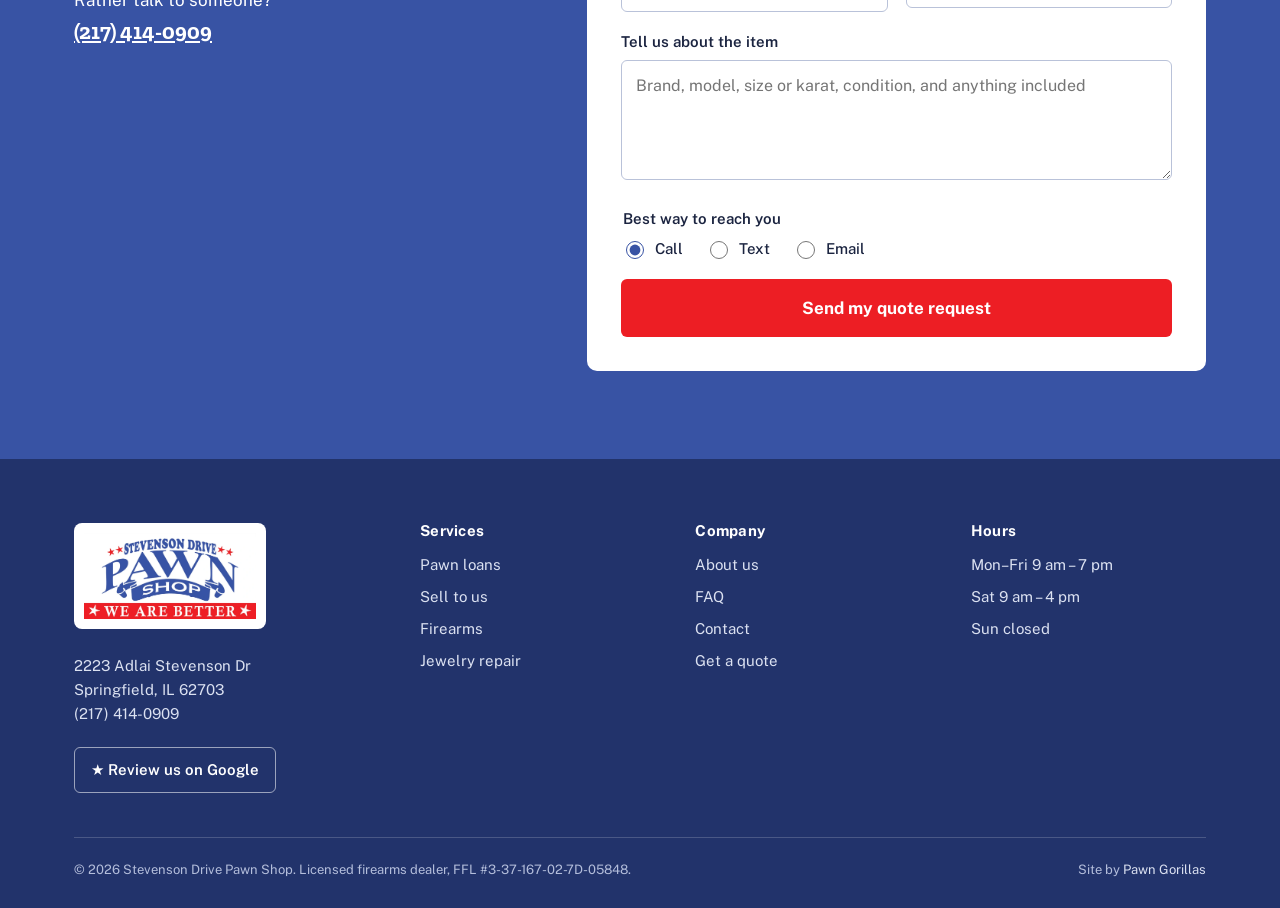
<file: jewelry-repair.html>
<!DOCTYPE html>
<html lang="en">
<head>
<meta charset="UTF-8">
<meta name="viewport" content="width=device-width, initial-scale=1">
<title>Jewelry Repair in Springfield, IL | Stevenson Drive Pawn Shop</title>
<meta name="description" content="In-store jewelry repair in Springfield, IL: ring sizing, chain and clasp repair, soldering, prong work, cleaning and watch batteries. 2223 Adlai Stevenson Dr.">
<!-- CONFIRM: final domain -->
<link rel="canonical" href="https://stevensondrivepawnandjewelry.com/jewelry-repair.html">
<meta property="og:type" content="website">
<meta property="og:title" content="Jewelry Repair in Springfield, IL | Stevenson Drive Pawn Shop">
<meta property="og:description" content="In-store jewelry repair in Springfield, IL: ring sizing, chain and clasp repair, soldering, prong work, cleaning and watch batteries. 2223 Adlai Stevenson Dr.">
<meta property="og:image" content="logo.png">
<link rel="icon" type="image/png" href="logo.png">
<link rel="preconnect" href="https://fonts.googleapis.com">
<link rel="preconnect" href="https://fonts.gstatic.com" crossorigin>
<link href="https://fonts.googleapis.com/css2?family=Zilla+Slab:wght@500;700&family=Public+Sans:wght@400;500;600;700&display=swap" rel="stylesheet">
<link rel="stylesheet" href="styles.css">
<script type="application/ld+json">
{
 "@context": "https://schema.org",
 "@type": "BreadcrumbList",
 "itemListElement": [
  {
   "@type": "ListItem",
   "position": 1,
   "name": "Home",
   "item": "https://stevensondrivepawnandjewelry.com/"
  },
  {
   "@type": "ListItem",
   "position": 2,
   "name": "Jewelry Repair",
   "item": "https://stevensondrivepawnandjewelry.com/jewelry-repair.html"
  }
 ]
}
</script>
<script type="application/ld+json">
{
 "@context": "https://schema.org",
 "@type": "FAQPage",
 "mainEntity": [
  {
   "@type": "Question",
   "name": "How long does a jewelry repair take?",
   "acceptedAnswer": {
    "@type": "Answer",
    "text": "It depends on the repair. When you drop a piece off, we'll look it over and give you a price and a time estimate before any work starts."
   }
  },
  {
   "@type": "Question",
   "name": "Do you repair jewelry that wasn't bought here?",
   "acceptedAnswer": {
    "@type": "Answer",
    "text": "Yes. Bring in rings, chains, bracelets and other pieces from anywhere, and we'll tell you what it needs and what it costs."
   }
  },
  {
   "@type": "Question",
   "name": "Can you resize a ring in Springfield while I wait?",
   "acceptedAnswer": {
    "@type": "Answer",
    "text": "Some simple jobs can be done quickly, but most sizing is a drop-off. Call ahead at (217) 414-0909 and we'll tell you what to expect for your ring."
   }
  },
  {
   "@type": "Question",
   "name": "Can you fix a broken chain or clasp?",
   "acceptedAnswer": {
    "@type": "Answer",
    "text": "Yes. Broken links, worn jump rings and failed clasps are some of the most common repairs we do."
   }
  },
  {
   "@type": "Question",
   "name": "Do you replace watch batteries?",
   "acceptedAnswer": {
    "@type": "Answer",
    "text": "Yes. Bring your watch in and we'll replace the battery at the counter."
   }
  }
 ]
}
</script>
</head>
<body>
<a class="skip" href="#main">Skip to main content</a>

<!-- ===== SHARED HEADER START (same on every page; only aria-current changes) ===== -->
<div class="topbar">
  <div class="wrap">
    <a href="https://www.google.com/maps/search/?api=1&query=2223+Adlai+Stevenson+Dr+Springfield+IL+62703" target="_blank" rel="noopener">2223 Adlai Stevenson Dr<span class="hide-sm">, Springfield, IL</span></a>
    <!-- CONFIRM hours -->
    <span class="hide-sm">Mon–Fri 9–7, Sat 9–4, Sun closed</span>
    <a href="tel:+12174140909">(217) 414-0909</a>
  </div>
</div>
<header class="site">
  <div class="wrap">
    <a class="brand" href="index.html" aria-label="Stevenson Drive Pawn Shop home">
      <img src="logo.webp" alt="Stevenson Drive Pawn Shop logo" width="900" height="449">
    </a>
    <nav class="mainnav" aria-label="Main navigation">
      <ul>
        <li><a href="index.html">Home</a></li>
        <li><a href="pawn-loans.html">Pawn Loans</a></li>
        <li><a href="sell.html">Sell</a></li>
        <li><a href="firearms.html">Firearms</a></li>
        <li><a href="jewelry-repair.html" aria-current="page">Jewelry Repair</a></li>
        <li><a href="about.html">About</a></li>
        <li><a href="contact.html">Contact</a></li>
        <li><a class="btn btn-red" href="#quote">Get a quote</a></li>
      </ul>
    </nav>
    <button class="burger" type="button" aria-label="Open menu" aria-controls="mobile-nav" aria-expanded="false"><span></span></button>
  </div>
</header>
<div class="mobile-nav" id="mobile-nav" role="dialog" aria-modal="true" aria-label="Menu">
  <div class="mn-top">
    <img src="logo.webp" alt="" width="120" height="60" style="height:56px;width:auto">
    <button class="mn-close" type="button" aria-label="Close menu">&times;</button>
  </div>
  <ul>
    <li><a href="index.html">Home</a></li>
    <li><a href="pawn-loans.html">Pawn Loans</a></li>
    <li><a href="sell.html">Sell</a></li>
    <li><a href="firearms.html">Firearms</a></li>
    <li><a href="jewelry-repair.html">Jewelry Repair</a></li>
    <li><a href="about.html">About</a></li>
    <li><a href="contact.html">Contact</a></li>
  </ul>
  <a class="btn btn-red" href="tel:+12174140909">Call (217) 414-0909</a>
</div>
<!-- ===== SHARED HEADER END ===== -->

<main id="main">
<section class="page-hero" aria-labelledby="h1">
  <div class="wrap">
    <div>
      <nav class="crumbs" aria-label="Breadcrumb"><ol><li><a href="index.html">Home</a></li><li aria-current="page">Jewelry Repair</li></ol></nav>
      <h1 id="h1">Jewelry repair in Springfield, IL</h1>
      <p class="lede">Ring sizing, chain and clasp repair, soldering, prong work and more, done in our store on Adlai Stevenson Drive. You talk to the person doing the work and pick it up from the same counter.</p>
      <div class="hero-ctas">
        <a class="btn btn-red" href="#quote">Get a free quote</a>
        <a class="btn btn-line" href="tel:+12174140909">Call (217) 414-0909</a>
      </div>
    </div>
    <div class="photo" role="img" aria-label="Jeweler repairing a gold ring at the bench" style="--img:url('jewelry-repair.jpg')"></div>
  </div>
</section>

<section class="alt" aria-labelledby="jr-svc">
  <div class="wrap">
    <h2 id="jr-svc">Repairs we handle in the store</h2>
    <!-- CONFIRM the repair list with the shop -->
    <div class="svc-grid">
      <article class="svc"><h3>Ring sizing</h3><p>Make a ring larger or smaller so it fits comfortably and stays put, including rings with stones.</p></article>
      <article class="svc"><h3>Chain and clasp repair</h3><p>Fix broken links, replace worn jump rings, and swap out clasps that won't stay closed.</p></article>
      <article class="svc"><h3>Soldering</h3><p>Rejoin broken bands, bracelets and charms with a clean, strong solder joint.</p></article>
      <article class="svc"><h3>Prong and stone work</h3><p>Tighten loose stones and rebuild worn prongs before a diamond or gemstone falls out.</p></article>
      <article class="svc"><h3>Cleaning and polishing</h3><p>Bring back the shine on rings, chains and bracelets that have gone dull with everyday wear.</p></article>
      <article class="svc"><h3>Watch batteries</h3><p>Battery replacement for most watches, done at the counter.</p></article>
    </div>
  </div>
</section>

<section class="steps" aria-labelledby="jr-steps">
  <div class="wrap">
    <h2 id="jr-steps">How a repair works</h2>
    <ol>
      <li><h3>Bring it in</h3><p>Stop by during store hours with the piece. No appointment needed.</p></li>
      <li><h3>Get a price and time</h3><p>We look it over, explain what it needs, and give you a price and a time estimate before any work starts.</p></li>
      <li><h3>Pick it up</h3><p>We call when it's ready. Pick it up at the same counter you dropped it off.</p></li>
    </ol>
  </div>
</section>

<section class="split alt" aria-labelledby="jr-why">
  <div class="wrap">
    <div class="copy">
      <h2 id="jr-why">Why repair it locally</h2>
      <p>Many stores send repairs out to a shop in another city. That means extra days, extra handling, and no one at the counter who has actually seen the work.</p>
      <p>At Stevenson Drive Pawn Shop the repair is done here. Your jewelry stays in the building, and the person who quoted the job is the one who does it.</p>
    </div>
    <aside class="aside" aria-label="While you're here">
      <h3>While you're here</h3>
      <ul>
        <li>Have broken gold or a single earring you'll never wear? We <a href="sell.html#gold">buy gold</a> by weight and karat.</li>
        <li>Need cash short-term? Ask about a <a href="pawn-loans.html">pawn loan</a> on jewelry you want to keep.</li>
        <li>Happy with a repair we did? <a href="/review" target="_blank" rel="noopener">Leave us a Google review</a>. It helps other people in Springfield find us.</li>
      </ul>
    </aside>
  </div>
</section>

<section class="faq" aria-labelledby="jr-faq">
  <div class="wrap">
    <h2 id="jr-faq">Jewelry repair questions</h2>
    <details>
      <summary>How long does a jewelry repair take?</summary>
      <p>It depends on the repair. When you drop a piece off, we'll look it over and give you a price and a time estimate before any work starts.</p>
    </details>
    <details>
      <summary>Do you repair jewelry that wasn't bought here?</summary>
      <p>Yes. Bring in rings, chains, bracelets and other pieces from anywhere, and we'll tell you what it needs and what it costs.</p>
    </details>
    <details>
      <summary>Can you resize a ring in Springfield while I wait?</summary>
      <p>Some simple jobs can be done quickly, but most sizing is a drop-off. Call ahead at (217) 414-0909 and we'll tell you what to expect for your ring.</p>
    </details>
    <details>
      <summary>Can you fix a broken chain or clasp?</summary>
      <p>Yes. Broken links, worn jump rings and failed clasps are some of the most common repairs we do.</p>
    </details>
    <details>
      <summary>Do you replace watch batteries?</summary>
      <p>Yes. Bring your watch in and we'll replace the battery at the counter.</p>
    </details>
  </div>
</section>

<section class="quote" id="quote" aria-labelledby="q-h">
  <div class="wrap">
    <div>
      <h2 id="q-h">Get a repair quote</h2>
      <p class="lede">Tell us what the piece is and what's wrong with it. We'll get back to you with what to expect. For an exact price we'll need to see it in the store.</p>
      <p class="call-alt">Rather talk to someone?<br><a href="tel:+12174140909">(217) 414-0909</a></p>
    </div>
    <!--
      FORM SETUP: create a free Web3Forms key with the shop's email
      (web3forms.com). CONNECTED: key below sends to the email on the Web3Forms account.
      Until then the form shows a demo message instead of sending.
    -->
    <form class="qform" id="quote-form" action="https://api.web3forms.com/submit" method="POST" novalidate>
      <input type="hidden" name="access_key" value="ba65331e-3c67-4ce6-aea2-89016c3157da">
      <input type="hidden" name="subject" value="New quote request from the website">
      <input type="hidden" name="page" value="jewelry-repair.html">
      <input type="hidden" name="from_name" value="Stevenson Drive Pawn website">
      <input type="checkbox" name="botcheck" class="hp" tabindex="-1" autocomplete="off" aria-hidden="true">

      <div class="frow">
        <div class="fg"><label for="q-name">Your name</label><input class="fi" id="q-name" name="name" type="text" autocomplete="name" required></div>
        <div class="fg"><label for="q-phone">Phone</label><input class="fi" id="q-phone" name="phone" type="tel" autocomplete="tel" required></div>
      </div>
      <div class="frow">
        <div class="fg"><label for="q-email">Email <span class="opt">(optional)</span></label><input class="fi" id="q-email" name="email" type="email" autocomplete="email"></div>
        <div class="fg"><label for="q-intent">I want to</label>
          <select class="fs" id="q-intent" name="interest" required>
            <option value="">Choose one</option>
            <option>Pawn an item</option>
            <option>Sell an item</option>
            <option>Sell or pawn a firearm</option>
            <option selected>Get jewelry repaired</option>
            <option>Ask about something else</option>
          </select>
        </div>
      </div>
      <div class="fg"><label for="q-desc">Tell us about the item</label><textarea class="fta" id="q-desc" name="item_description" placeholder="Brand, model, size or karat, condition, and anything included" required></textarea></div>
      <fieldset class="fg">
        <legend>Best way to reach you</legend>
        <div class="radios">
          <label><input type="radio" name="contact_by" value="Call" checked> Call</label>
          <label><input type="radio" name="contact_by" value="Text"> Text</label>
          <label><input type="radio" name="contact_by" value="Email"> Email</label>
        </div>
      </fieldset>
      <button class="btn btn-red" type="submit">Send my quote request</button>
      <div class="form-status" id="form-status" role="status" aria-live="polite"></div>
    </form>
  </div>
</section>
</main>

<!-- ===== SHARED FOOTER START ===== -->
<footer class="site">
  <div class="wrap">
    <div class="cols">
      <div>
        <a class="flogo" href="index.html"><img src="logo.webp" alt="Stevenson Drive Pawn Shop" width="900" height="449"></a>
        <p style="margin-top:18px">2223 Adlai Stevenson Dr<br>Springfield, IL 62703<br><a href="tel:+12174140909">(217) 414-0909</a></p>
        <a class="btn-review" href="/review" target="_blank" rel="noopener">&#9733; Review us on Google</a>
      </div>
      <div>
        <h3>Services</h3>
        <ul>
          <li><a href="pawn-loans.html">Pawn loans</a></li>
          <li><a href="sell.html">Sell to us</a></li>
          <li><a href="firearms.html">Firearms</a></li>
          <li><a href="jewelry-repair.html">Jewelry repair</a></li>
        </ul>
      </div>
      <div>
        <h3>Company</h3>
        <ul>
          <li><a href="about.html">About us</a></li>
          <li><a href="faq.html">FAQ</a></li>
          <li><a href="contact.html">Contact</a></li>
          <li><a href="#quote">Get a quote</a></li>
        </ul>
      </div>
      <div>
        <h3>Hours</h3>
        <!-- CONFIRM hours -->
        <ul>
          <li>Mon–Fri 9 am – 7 pm</li>
          <li>Sat 9 am – 4 pm</li>
          <li>Sun closed</li>
        </ul>
      </div>
    </div>
    <div class="legal">
      <!-- CONFIRM FFL number against the license before launch -->
      <span>&copy; <span id="yr">2026</span> Stevenson Drive Pawn Shop. Licensed firearms dealer, FFL #3-37-167-02-7D-05848.</span>
      <span>Site by <a href="https://pawngorillas.com" target="_blank" rel="noopener">Pawn Gorillas</a></span>
    </div>
  </div>
</footer>
<!-- ===== SHARED FOOTER END ===== -->

<script src="site.js"></script>
</body>
</html>
</file>
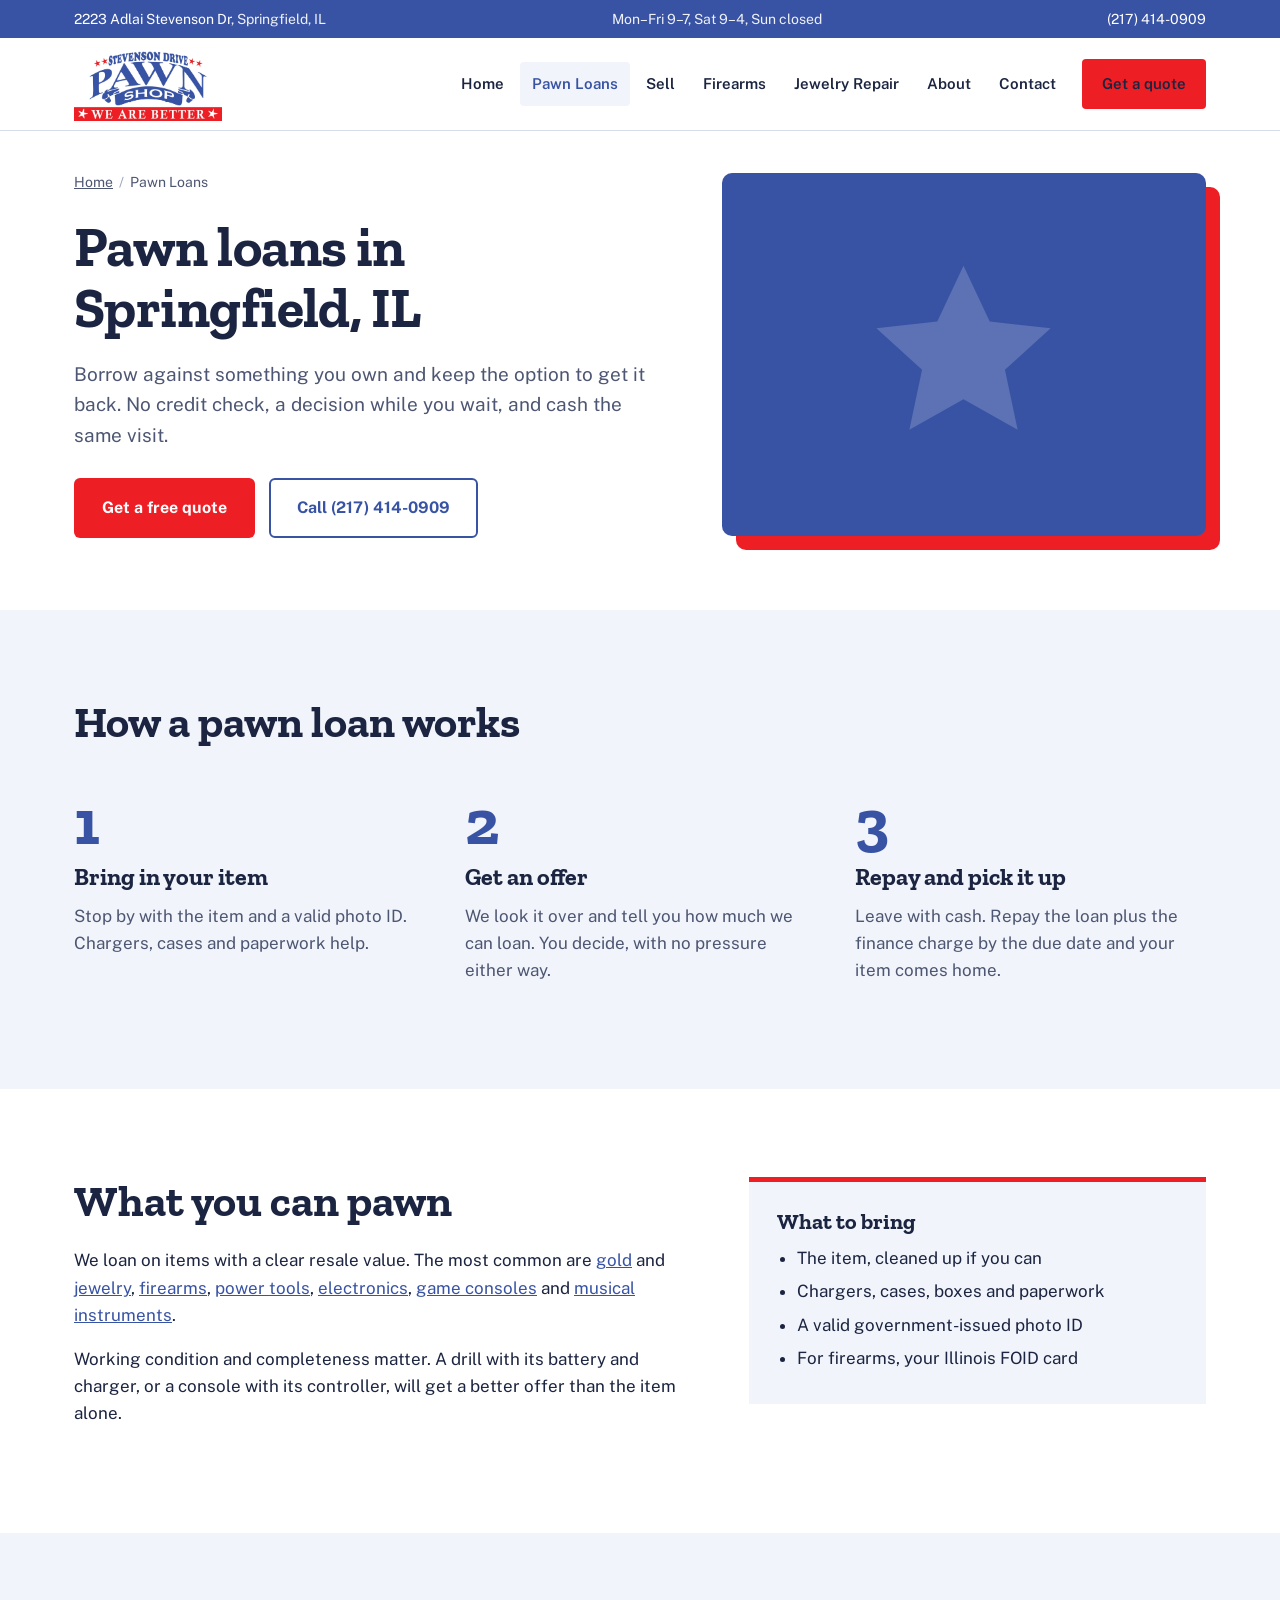
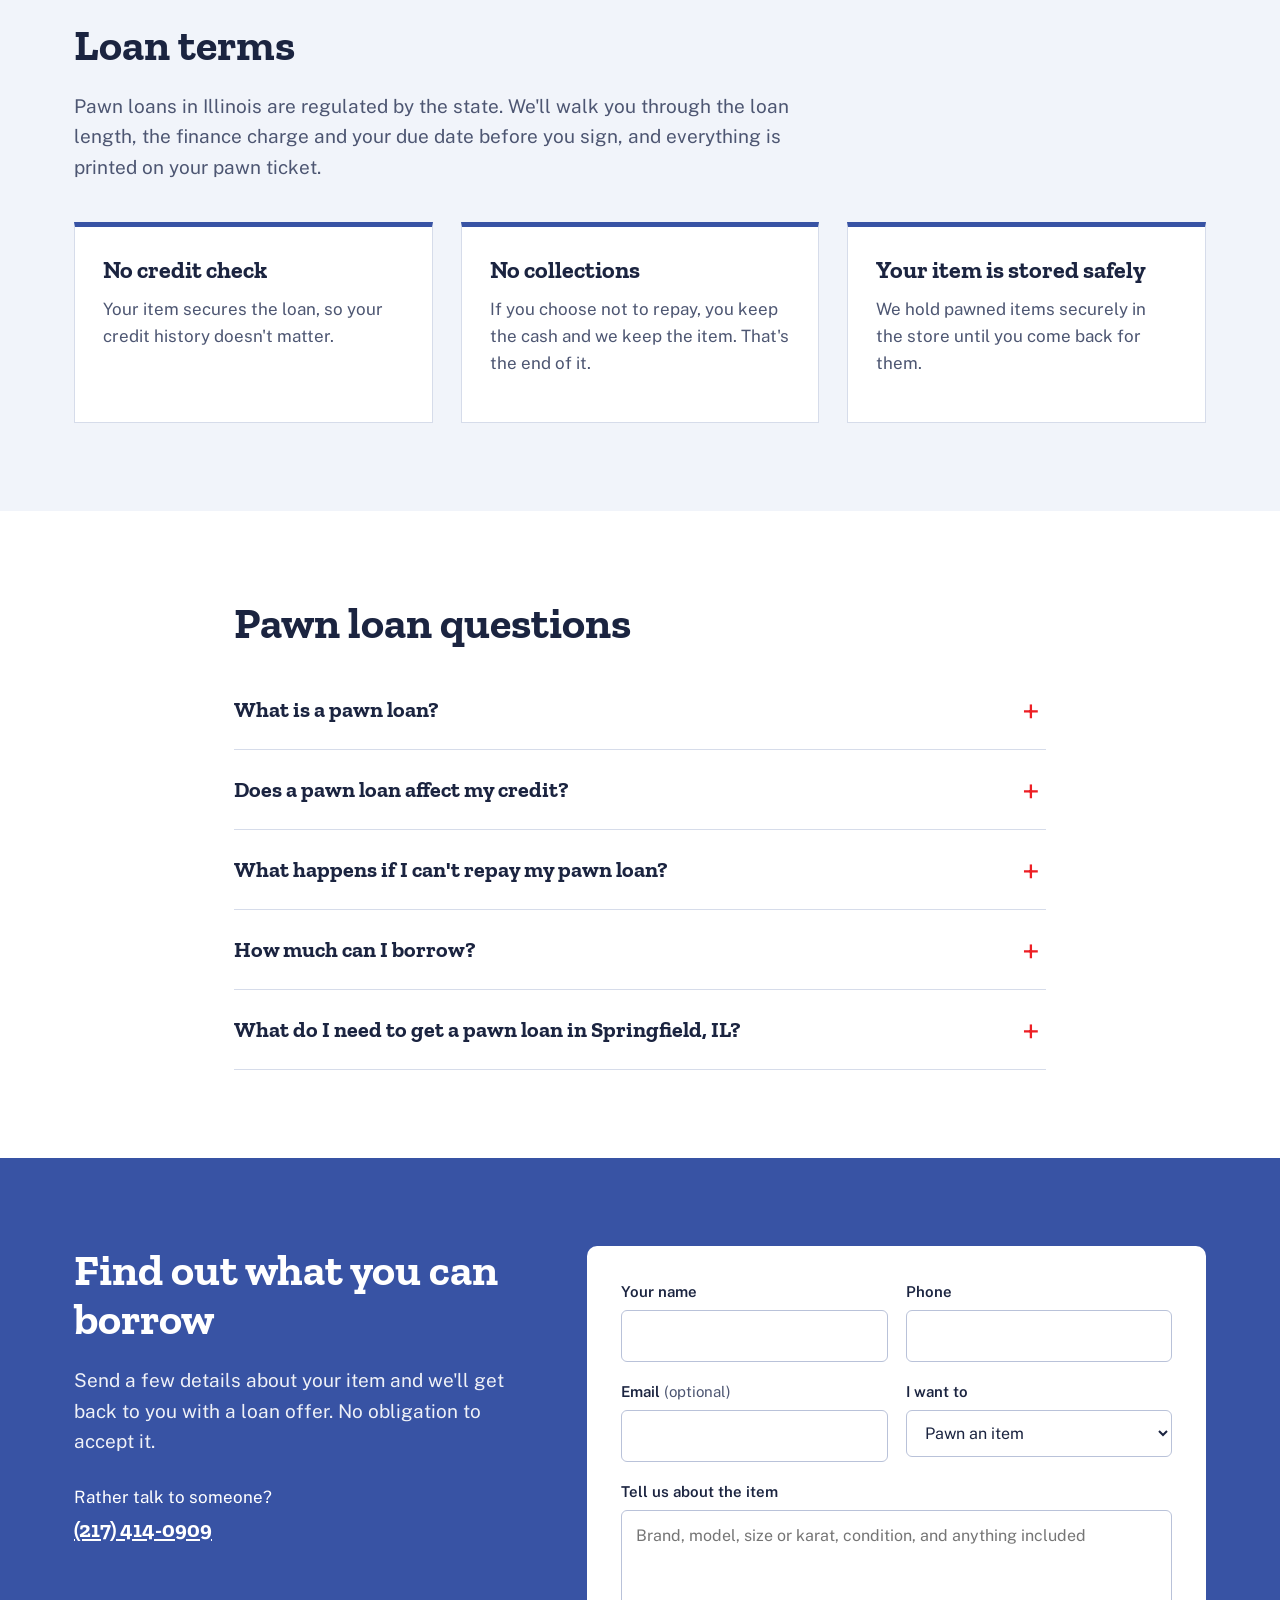
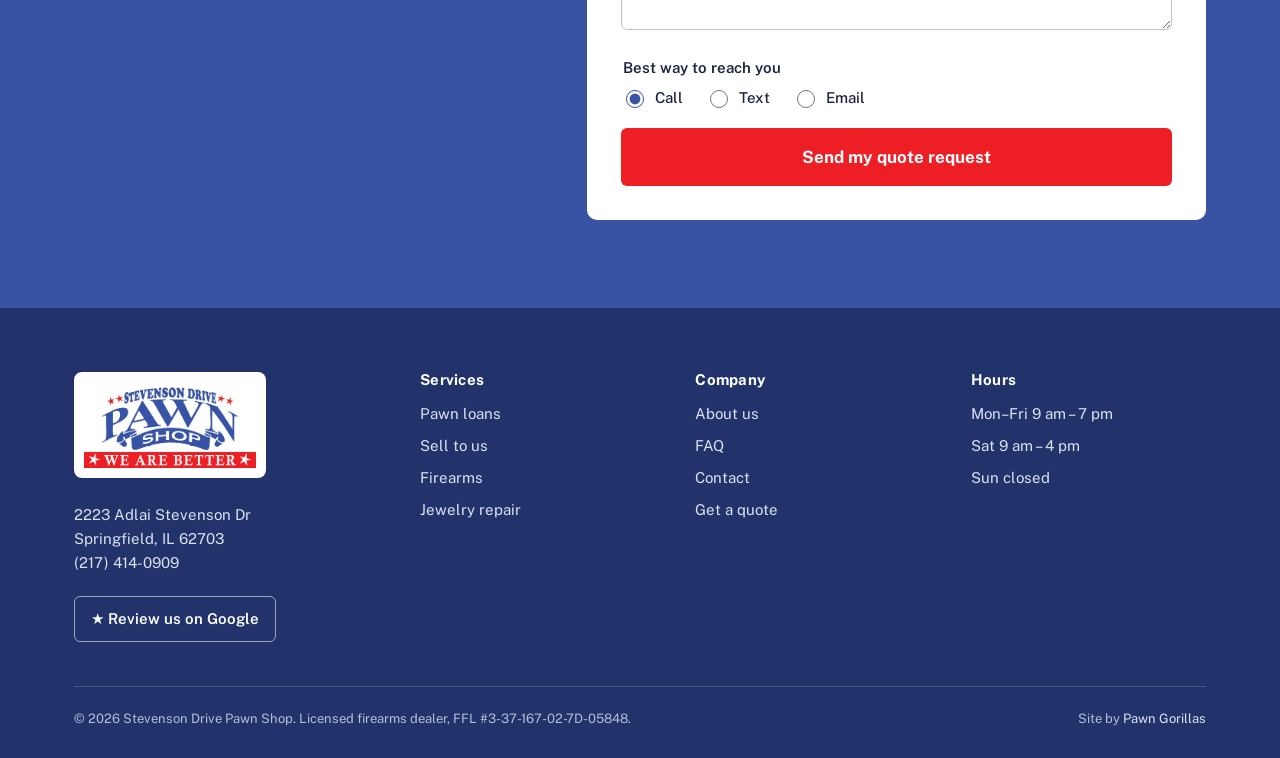
<file: pawn-loans.html>
<!DOCTYPE html>
<html lang="en">
<head>
<meta charset="UTF-8">
<meta name="viewport" content="width=device-width, initial-scale=1">
<title>Pawn Loans in Springfield, IL | Stevenson Drive Pawn Shop</title>
<meta name="description" content="Pawn loans in Springfield, IL with no credit check. Borrow against jewelry, gold, firearms, tools and electronics. Stevenson Drive Pawn Shop, (217) 414-0909.">
<!-- CONFIRM: final domain -->
<link rel="canonical" href="https://stevensondrivepawnandjewelry.com/pawn-loans.html">
<meta property="og:type" content="website">
<meta property="og:title" content="Pawn Loans in Springfield, IL | Stevenson Drive Pawn Shop">
<meta property="og:description" content="Pawn loans in Springfield, IL with no credit check. Borrow against jewelry, gold, firearms, tools and electronics. Stevenson Drive Pawn Shop, (217) 414-0909.">
<meta property="og:image" content="logo.png">
<link rel="icon" type="image/png" href="logo.png">
<link rel="preconnect" href="https://fonts.googleapis.com">
<link rel="preconnect" href="https://fonts.gstatic.com" crossorigin>
<link href="https://fonts.googleapis.com/css2?family=Zilla+Slab:wght@500;700&family=Public+Sans:wght@400;500;600;700&display=swap" rel="stylesheet">
<link rel="stylesheet" href="styles.css">
<script type="application/ld+json">
{
 "@context": "https://schema.org",
 "@type": "BreadcrumbList",
 "itemListElement": [
  {
   "@type": "ListItem",
   "position": 1,
   "name": "Home",
   "item": "https://stevensondrivepawnandjewelry.com/"
  },
  {
   "@type": "ListItem",
   "position": 2,
   "name": "Pawn Loans",
   "item": "https://stevensondrivepawnandjewelry.com/pawn-loans.html"
  }
 ]
}
</script>
<script type="application/ld+json">
{
 "@context": "https://schema.org",
 "@type": "FAQPage",
 "mainEntity": [
  {
   "@type": "Question",
   "name": "What is a pawn loan?",
   "acceptedAnswer": {
    "@type": "Answer",
    "text": "A pawn loan is a short-term loan secured by something you own. We hold the item while the loan is open, and you get it back when you repay the loan plus the finance charge."
   }
  },
  {
   "@type": "Question",
   "name": "Does a pawn loan affect my credit?",
   "acceptedAnswer": {
    "@type": "Answer",
    "text": "No. We don't run a credit check, and nothing is reported to credit bureaus. The item is the only security for the loan."
   }
  },
  {
   "@type": "Question",
   "name": "What happens if I can't repay my pawn loan?",
   "acceptedAnswer": {
    "@type": "Answer",
    "text": "If you don't repay, the item becomes ours and the loan is closed. There are no collection calls and nothing goes on your credit. Ask us about extending the loan if you need more time."
   }
  },
  {
   "@type": "Question",
   "name": "How much can I borrow?",
   "acceptedAnswer": {
    "@type": "Answer",
    "text": "It depends on the item's resale value and condition. Bring it in or send a quote request and we'll give you a number."
   }
  },
  {
   "@type": "Question",
   "name": "What do I need to get a pawn loan in Springfield, IL?",
   "acceptedAnswer": {
    "@type": "Answer",
    "text": "Bring the item and a valid government-issued photo ID. Firearms also require a valid Illinois FOID card."
   }
  }
 ]
}
</script>
</head>
<body>
<a class="skip" href="#main">Skip to main content</a>

<!-- ===== SHARED HEADER START (same on every page; only aria-current changes) ===== -->
<div class="topbar">
  <div class="wrap">
    <a href="https://www.google.com/maps/search/?api=1&query=2223+Adlai+Stevenson+Dr+Springfield+IL+62703" target="_blank" rel="noopener">2223 Adlai Stevenson Dr<span class="hide-sm">, Springfield, IL</span></a>
    <!-- CONFIRM hours -->
    <span class="hide-sm">Mon–Fri 9–7, Sat 9–4, Sun closed</span>
    <a href="tel:+12174140909">(217) 414-0909</a>
  </div>
</div>
<header class="site">
  <div class="wrap">
    <a class="brand" href="index.html" aria-label="Stevenson Drive Pawn Shop home">
      <img src="logo.webp" alt="Stevenson Drive Pawn Shop logo" width="900" height="449">
    </a>
    <nav class="mainnav" aria-label="Main navigation">
      <ul>
        <li><a href="index.html">Home</a></li>
        <li><a href="pawn-loans.html" aria-current="page">Pawn Loans</a></li>
        <li><a href="sell.html">Sell</a></li>
        <li><a href="firearms.html">Firearms</a></li>
        <li><a href="jewelry-repair.html">Jewelry Repair</a></li>
        <li><a href="about.html">About</a></li>
        <li><a href="contact.html">Contact</a></li>
        <li><a class="btn btn-red" href="#quote">Get a quote</a></li>
      </ul>
    </nav>
    <button class="burger" type="button" aria-label="Open menu" aria-controls="mobile-nav" aria-expanded="false"><span></span></button>
  </div>
</header>
<div class="mobile-nav" id="mobile-nav" role="dialog" aria-modal="true" aria-label="Menu">
  <div class="mn-top">
    <img src="logo.webp" alt="" width="120" height="60" style="height:56px;width:auto">
    <button class="mn-close" type="button" aria-label="Close menu">&times;</button>
  </div>
  <ul>
    <li><a href="index.html">Home</a></li>
    <li><a href="pawn-loans.html">Pawn Loans</a></li>
    <li><a href="sell.html">Sell</a></li>
    <li><a href="firearms.html">Firearms</a></li>
    <li><a href="jewelry-repair.html">Jewelry Repair</a></li>
    <li><a href="about.html">About</a></li>
    <li><a href="contact.html">Contact</a></li>
  </ul>
  <a class="btn btn-red" href="tel:+12174140909">Call (217) 414-0909</a>
</div>
<!-- ===== SHARED HEADER END ===== -->

<main id="main">
<section class="page-hero" aria-labelledby="h1">
  <div class="wrap">
    <div>
      <nav class="crumbs" aria-label="Breadcrumb"><ol><li><a href="index.html">Home</a></li><li aria-current="page">Pawn Loans</li></ol></nav>
      <h1 id="h1">Pawn loans in Springfield, IL</h1>
      <p class="lede">Borrow against something you own and keep the option to get it back. No credit check, a decision while you wait, and cash the same visit.</p>
      <div class="hero-ctas">
        <a class="btn btn-red" href="#quote">Get a free quote</a>
        <a class="btn btn-line" href="tel:+12174140909">Call (217) 414-0909</a>
      </div>
    </div>
    <div class="photo ph-empty" role="img" aria-label="Pawn loans at Stevenson Drive Pawn Shop"></div>
  </div>
</section>

<section class="steps alt" aria-labelledby="pl-steps">
  <div class="wrap">
    <h2 id="pl-steps">How a pawn loan works</h2>
    <ol>
      <li><h3>Bring in your item</h3><p>Stop by with the item and a valid photo ID. Chargers, cases and paperwork help.</p></li>
      <li><h3>Get an offer</h3><p>We look it over and tell you how much we can loan. You decide, with no pressure either way.</p></li>
      <li><h3>Repay and pick it up</h3><p>Leave with cash. Repay the loan plus the finance charge by the due date and your item comes home.</p></li>
    </ol>
  </div>
</section>

<section class="split" aria-labelledby="pl-what">
  <div class="wrap">
    <div class="copy">
      <h2 id="pl-what">What you can pawn</h2>
      <p>We loan on items with a clear resale value. The most common are <a href="sell.html#gold">gold</a> and <a href="sell.html#jewelry">jewelry</a>, <a href="firearms.html">firearms</a>, <a href="sell.html#tools">power tools</a>, <a href="sell.html#electronics">electronics</a>, <a href="sell.html#games">game consoles</a> and <a href="sell.html#instruments">musical instruments</a>.</p>
      <p>Working condition and completeness matter. A drill with its battery and charger, or a console with its controller, will get a better offer than the item alone.</p>
    </div>
    <aside class="aside" aria-label="What to bring">
      <h3>What to bring</h3>
      <ul>
        <li>The item, cleaned up if you can</li>
        <li>Chargers, cases, boxes and paperwork</li>
        <li>A valid government-issued photo ID</li>
        <li>For firearms, your Illinois FOID card</li>
      </ul>
    </aside>
  </div>
</section>

<section class="alt" aria-labelledby="pl-terms">
  <div class="wrap">
    <h2 id="pl-terms">Loan terms</h2>
    <!-- CONFIRM: replace with the shop's real loan length, finance charges and extension policy -->
    <p class="lede">Pawn loans in Illinois are regulated by the state. We'll walk you through the loan length, the finance charge and your due date before you sign, and everything is printed on your pawn ticket.</p>
    <div class="svc-grid">
      <article class="svc"><h3>No credit check</h3><p>Your item secures the loan, so your credit history doesn't matter.</p></article>
      <article class="svc"><h3>No collections</h3><p>If you choose not to repay, you keep the cash and we keep the item. That's the end of it.</p></article>
      <article class="svc"><h3>Your item is stored safely</h3><p>We hold pawned items securely in the store until you come back for them.</p></article>
    </div>
  </div>
</section>

<section class="faq" aria-labelledby="pl-faq">
  <div class="wrap">
    <h2 id="pl-faq">Pawn loan questions</h2>
    <details>
      <summary>What is a pawn loan?</summary>
      <p>A pawn loan is a short-term loan secured by something you own. We hold the item while the loan is open, and you get it back when you repay the loan plus the finance charge.</p>
    </details>
    <details>
      <summary>Does a pawn loan affect my credit?</summary>
      <p>No. We don't run a credit check, and nothing is reported to credit bureaus. The item is the only security for the loan.</p>
    </details>
    <details>
      <summary>What happens if I can't repay my pawn loan?</summary>
      <p>If you don't repay, the item becomes ours and the loan is closed. There are no collection calls and nothing goes on your credit. Ask us about extending the loan if you need more time.</p>
    </details>
    <details>
      <summary>How much can I borrow?</summary>
      <p>It depends on the item's resale value and condition. Bring it in or send a quote request and we'll give you a number.</p>
    </details>
    <details>
      <summary>What do I need to get a pawn loan in Springfield, IL?</summary>
      <p>Bring the item and a valid government-issued photo ID. Firearms also require a valid Illinois FOID card.</p>
    </details>
  </div>
</section>

<section class="quote" id="quote" aria-labelledby="q-h">
  <div class="wrap">
    <div>
      <h2 id="q-h">Find out what you can borrow</h2>
      <p class="lede">Send a few details about your item and we'll get back to you with a loan offer. No obligation to accept it.</p>
      <p class="call-alt">Rather talk to someone?<br><a href="tel:+12174140909">(217) 414-0909</a></p>
    </div>
    <!--
      FORM SETUP: create a free Web3Forms key with the shop's email
      (web3forms.com). CONNECTED: key below sends to the email on the Web3Forms account.
      Until then the form shows a demo message instead of sending.
    -->
    <form class="qform" id="quote-form" action="https://api.web3forms.com/submit" method="POST" novalidate>
      <input type="hidden" name="access_key" value="ba65331e-3c67-4ce6-aea2-89016c3157da">
      <input type="hidden" name="subject" value="New quote request from the website">
      <input type="hidden" name="page" value="pawn-loans.html">
      <input type="hidden" name="from_name" value="Stevenson Drive Pawn website">
      <input type="checkbox" name="botcheck" class="hp" tabindex="-1" autocomplete="off" aria-hidden="true">

      <div class="frow">
        <div class="fg"><label for="q-name">Your name</label><input class="fi" id="q-name" name="name" type="text" autocomplete="name" required></div>
        <div class="fg"><label for="q-phone">Phone</label><input class="fi" id="q-phone" name="phone" type="tel" autocomplete="tel" required></div>
      </div>
      <div class="frow">
        <div class="fg"><label for="q-email">Email <span class="opt">(optional)</span></label><input class="fi" id="q-email" name="email" type="email" autocomplete="email"></div>
        <div class="fg"><label for="q-intent">I want to</label>
          <select class="fs" id="q-intent" name="interest" required>
            <option value="">Choose one</option>
            <option selected>Pawn an item</option>
            <option>Sell an item</option>
            <option>Sell or pawn a firearm</option>
            <option>Get jewelry repaired</option>
            <option>Ask about something else</option>
          </select>
        </div>
      </div>
      <div class="fg"><label for="q-desc">Tell us about the item</label><textarea class="fta" id="q-desc" name="item_description" placeholder="Brand, model, size or karat, condition, and anything included" required></textarea></div>
      <fieldset class="fg">
        <legend>Best way to reach you</legend>
        <div class="radios">
          <label><input type="radio" name="contact_by" value="Call" checked> Call</label>
          <label><input type="radio" name="contact_by" value="Text"> Text</label>
          <label><input type="radio" name="contact_by" value="Email"> Email</label>
        </div>
      </fieldset>
      <button class="btn btn-red" type="submit">Send my quote request</button>
      <div class="form-status" id="form-status" role="status" aria-live="polite"></div>
    </form>
  </div>
</section>
</main>

<!-- ===== SHARED FOOTER START ===== -->
<footer class="site">
  <div class="wrap">
    <div class="cols">
      <div>
        <a class="flogo" href="index.html"><img src="logo.webp" alt="Stevenson Drive Pawn Shop" width="900" height="449"></a>
        <p style="margin-top:18px">2223 Adlai Stevenson Dr<br>Springfield, IL 62703<br><a href="tel:+12174140909">(217) 414-0909</a></p>
        <a class="btn-review" href="/review" target="_blank" rel="noopener">&#9733; Review us on Google</a>
      </div>
      <div>
        <h3>Services</h3>
        <ul>
          <li><a href="pawn-loans.html">Pawn loans</a></li>
          <li><a href="sell.html">Sell to us</a></li>
          <li><a href="firearms.html">Firearms</a></li>
          <li><a href="jewelry-repair.html">Jewelry repair</a></li>
        </ul>
      </div>
      <div>
        <h3>Company</h3>
        <ul>
          <li><a href="about.html">About us</a></li>
          <li><a href="faq.html">FAQ</a></li>
          <li><a href="contact.html">Contact</a></li>
          <li><a href="#quote">Get a quote</a></li>
        </ul>
      </div>
      <div>
        <h3>Hours</h3>
        <!-- CONFIRM hours -->
        <ul>
          <li>Mon–Fri 9 am – 7 pm</li>
          <li>Sat 9 am – 4 pm</li>
          <li>Sun closed</li>
        </ul>
      </div>
    </div>
    <div class="legal">
      <!-- CONFIRM FFL number against the license before launch -->
      <span>&copy; <span id="yr">2026</span> Stevenson Drive Pawn Shop. Licensed firearms dealer, FFL #3-37-167-02-7D-05848.</span>
      <span>Site by <a href="https://pawngorillas.com" target="_blank" rel="noopener">Pawn Gorillas</a></span>
    </div>
  </div>
</footer>
<!-- ===== SHARED FOOTER END ===== -->

<script src="site.js"></script>
</body>
</html>
</file>
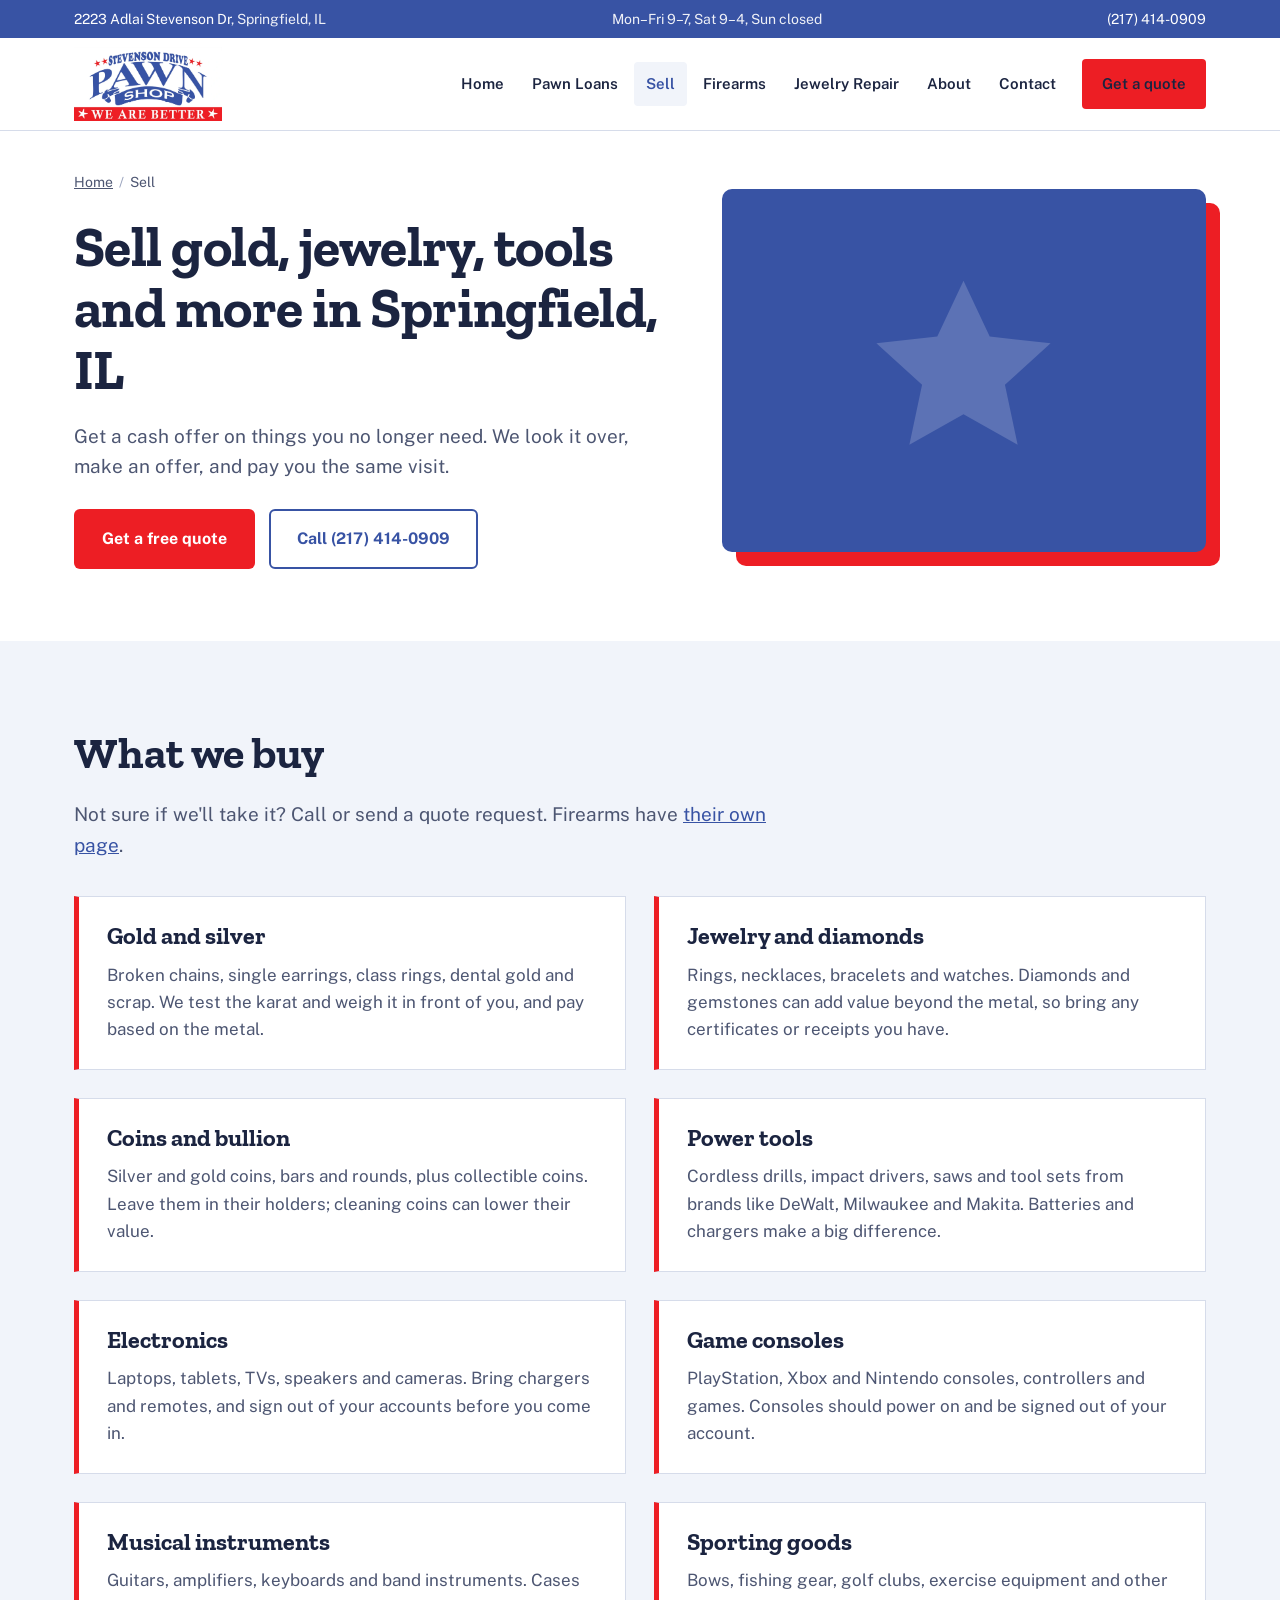
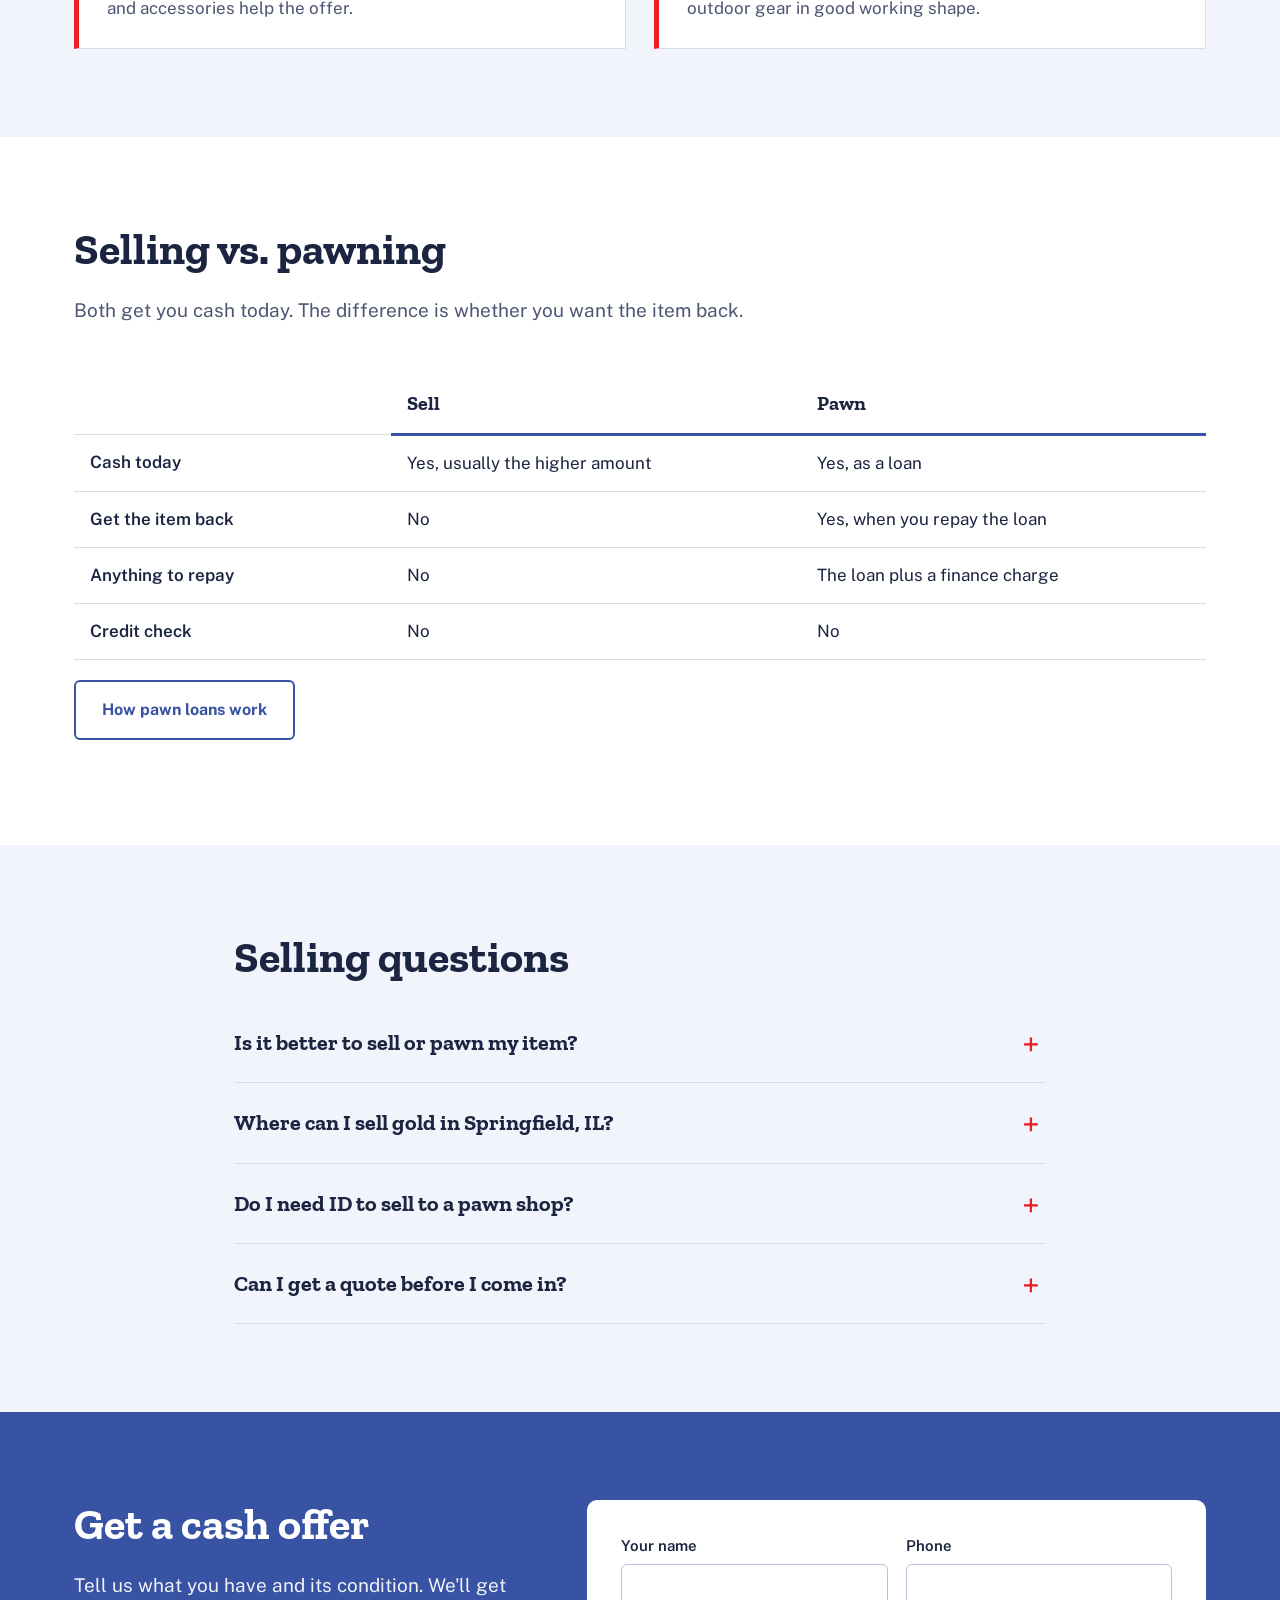
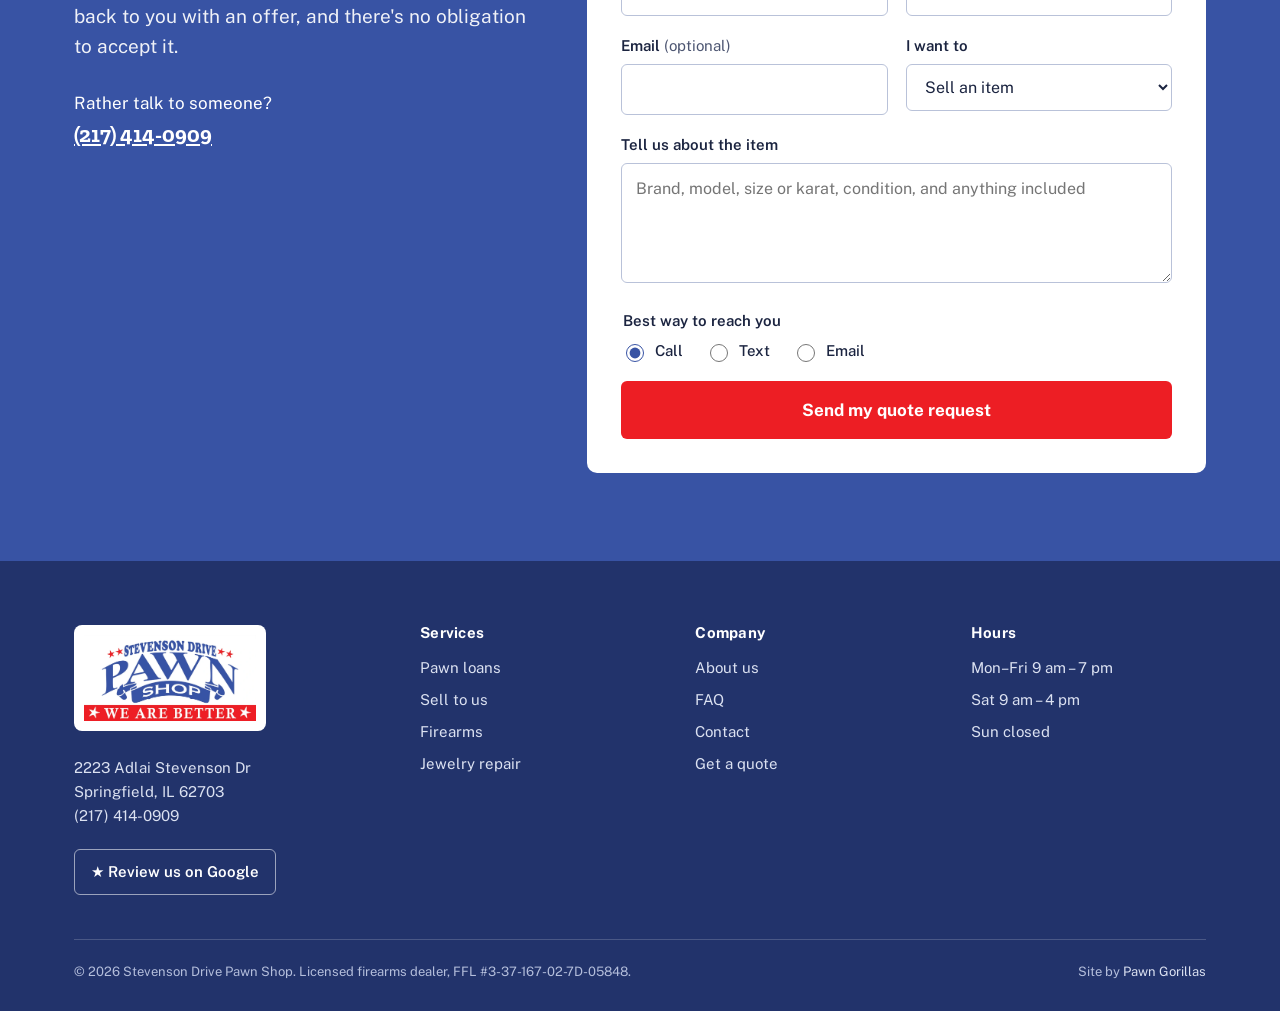
<file: sell.html>
<!DOCTYPE html>
<html lang="en">
<head>
<meta charset="UTF-8">
<meta name="viewport" content="width=device-width, initial-scale=1">
<title>Sell Gold, Jewelry & More in Springfield, IL | Stevenson Drive Pawn Shop</title>
<meta name="description" content="Sell gold, jewelry, coins, power tools, electronics and game consoles for cash in Springfield, IL. Same-visit payment at Stevenson Drive Pawn Shop.">
<!-- CONFIRM: final domain -->
<link rel="canonical" href="https://stevensondrivepawnandjewelry.com/sell.html">
<meta property="og:type" content="website">
<meta property="og:title" content="Sell Gold, Jewelry &amp; More in Springfield, IL | Stevenson Drive Pawn Shop">
<meta property="og:description" content="Sell gold, jewelry, coins, power tools, electronics and game consoles for cash in Springfield, IL. Same-visit payment at Stevenson Drive Pawn Shop.">
<meta property="og:image" content="logo.png">
<link rel="icon" type="image/png" href="logo.png">
<link rel="preconnect" href="https://fonts.googleapis.com">
<link rel="preconnect" href="https://fonts.gstatic.com" crossorigin>
<link href="https://fonts.googleapis.com/css2?family=Zilla+Slab:wght@500;700&family=Public+Sans:wght@400;500;600;700&display=swap" rel="stylesheet">
<link rel="stylesheet" href="styles.css">
<script type="application/ld+json">
{
 "@context": "https://schema.org",
 "@type": "BreadcrumbList",
 "itemListElement": [
  {
   "@type": "ListItem",
   "position": 1,
   "name": "Home",
   "item": "https://stevensondrivepawnandjewelry.com/"
  },
  {
   "@type": "ListItem",
   "position": 2,
   "name": "Sell",
   "item": "https://stevensondrivepawnandjewelry.com/sell.html"
  }
 ]
}
</script>
<script type="application/ld+json">
{
 "@context": "https://schema.org",
 "@type": "FAQPage",
 "mainEntity": [
  {
   "@type": "Question",
   "name": "Is it better to sell or pawn my item?",
   "acceptedAnswer": {
    "@type": "Answer",
    "text": "Sell if you don't need the item back; you'll usually get more cash. Pawn if you want to keep it; you get a loan now and pick the item up when you repay."
   }
  },
  {
   "@type": "Question",
   "name": "Where can I sell gold in Springfield, IL?",
   "acceptedAnswer": {
    "@type": "Answer",
    "text": "Stevenson Drive Pawn Shop buys gold, silver and jewelry at 2223 Adlai Stevenson Drive. We test and weigh your gold in front of you and pay the same visit."
   }
  },
  {
   "@type": "Question",
   "name": "Do I need ID to sell to a pawn shop?",
   "acceptedAnswer": {
    "@type": "Answer",
    "text": "Yes. We need a valid government-issued photo ID for every sale. Firearms also require a valid Illinois FOID card."
   }
  },
  {
   "@type": "Question",
   "name": "Can I get a quote before I come in?",
   "acceptedAnswer": {
    "@type": "Answer",
    "text": "Yes. Send a quote request with the brand, model and condition, or call (217) 414-0909. For gold and jewelry, a final offer needs to be made in person after testing."
   }
  }
 ]
}
</script>
</head>
<body>
<a class="skip" href="#main">Skip to main content</a>

<!-- ===== SHARED HEADER START (same on every page; only aria-current changes) ===== -->
<div class="topbar">
  <div class="wrap">
    <a href="https://www.google.com/maps/search/?api=1&query=2223+Adlai+Stevenson+Dr+Springfield+IL+62703" target="_blank" rel="noopener">2223 Adlai Stevenson Dr<span class="hide-sm">, Springfield, IL</span></a>
    <!-- CONFIRM hours -->
    <span class="hide-sm">Mon–Fri 9–7, Sat 9–4, Sun closed</span>
    <a href="tel:+12174140909">(217) 414-0909</a>
  </div>
</div>
<header class="site">
  <div class="wrap">
    <a class="brand" href="index.html" aria-label="Stevenson Drive Pawn Shop home">
      <img src="logo.webp" alt="Stevenson Drive Pawn Shop logo" width="900" height="449">
    </a>
    <nav class="mainnav" aria-label="Main navigation">
      <ul>
        <li><a href="index.html">Home</a></li>
        <li><a href="pawn-loans.html">Pawn Loans</a></li>
        <li><a href="sell.html" aria-current="page">Sell</a></li>
        <li><a href="firearms.html">Firearms</a></li>
        <li><a href="jewelry-repair.html">Jewelry Repair</a></li>
        <li><a href="about.html">About</a></li>
        <li><a href="contact.html">Contact</a></li>
        <li><a class="btn btn-red" href="#quote">Get a quote</a></li>
      </ul>
    </nav>
    <button class="burger" type="button" aria-label="Open menu" aria-controls="mobile-nav" aria-expanded="false"><span></span></button>
  </div>
</header>
<div class="mobile-nav" id="mobile-nav" role="dialog" aria-modal="true" aria-label="Menu">
  <div class="mn-top">
    <img src="logo.webp" alt="" width="120" height="60" style="height:56px;width:auto">
    <button class="mn-close" type="button" aria-label="Close menu">&times;</button>
  </div>
  <ul>
    <li><a href="index.html">Home</a></li>
    <li><a href="pawn-loans.html">Pawn Loans</a></li>
    <li><a href="sell.html">Sell</a></li>
    <li><a href="firearms.html">Firearms</a></li>
    <li><a href="jewelry-repair.html">Jewelry Repair</a></li>
    <li><a href="about.html">About</a></li>
    <li><a href="contact.html">Contact</a></li>
  </ul>
  <a class="btn btn-red" href="tel:+12174140909">Call (217) 414-0909</a>
</div>
<!-- ===== SHARED HEADER END ===== -->

<main id="main">
<section class="page-hero" aria-labelledby="h1">
  <div class="wrap">
    <div>
      <nav class="crumbs" aria-label="Breadcrumb"><ol><li><a href="index.html">Home</a></li><li aria-current="page">Sell</li></ol></nav>
      <h1 id="h1">Sell gold, jewelry, tools and more in Springfield, IL</h1>
      <p class="lede">Get a cash offer on things you no longer need. We look it over, make an offer, and pay you the same visit.</p>
      <div class="hero-ctas">
        <a class="btn btn-red" href="#quote">Get a free quote</a>
        <a class="btn btn-line" href="tel:+12174140909">Call (217) 414-0909</a>
      </div>
    </div>
    <div class="photo ph-empty" role="img" aria-label="Selling items at Stevenson Drive Pawn Shop"></div>
  </div>
</section>

<section class="alt" aria-labelledby="sl-cats">
  <div class="wrap">
    <h2 id="sl-cats">What we buy</h2>
    <p class="lede">Not sure if we'll take it? Call or send a quote request. Firearms have <a href="firearms.html">their own page</a>.</p>
    <div class="cat-grid">
      <article class="cat" id="gold"><h3>Gold and silver</h3><p>Broken chains, single earrings, class rings, dental gold and scrap. We test the karat and weigh it in front of you, and pay based on the metal.</p></article>
      <article class="cat" id="jewelry"><h3>Jewelry and diamonds</h3><p>Rings, necklaces, bracelets and watches. Diamonds and gemstones can add value beyond the metal, so bring any certificates or receipts you have.</p></article>
      <article class="cat" id="coins"><h3>Coins and bullion</h3><p>Silver and gold coins, bars and rounds, plus collectible coins. Leave them in their holders; cleaning coins can lower their value.</p></article>
      <article class="cat" id="tools"><h3>Power tools</h3><p>Cordless drills, impact drivers, saws and tool sets from brands like DeWalt, Milwaukee and Makita. Batteries and chargers make a big difference.</p></article>
      <article class="cat" id="electronics"><h3>Electronics</h3><p>Laptops, tablets, TVs, speakers and cameras. Bring chargers and remotes, and sign out of your accounts before you come in.</p></article>
      <article class="cat" id="games"><h3>Game consoles</h3><p>PlayStation, Xbox and Nintendo consoles, controllers and games. Consoles should power on and be signed out of your account.</p></article>
      <article class="cat" id="instruments"><h3>Musical instruments</h3><p>Guitars, amplifiers, keyboards and band instruments. Cases and accessories help the offer.</p></article>
      <article class="cat" id="sporting"><h3>Sporting goods</h3><p>Bows, fishing gear, golf clubs, exercise equipment and other outdoor gear in good working shape.</p></article>
    </div>
  </div>
</section>

<section aria-labelledby="sl-vs">
  <div class="wrap">
    <h2 id="sl-vs">Selling vs. pawning</h2>
    <p class="lede">Both get you cash today. The difference is whether you want the item back.</p>
    <div class="tablewrap">
      <table class="compare">
        <thead><tr><td></td><th scope="col">Sell</th><th scope="col">Pawn</th></tr></thead>
        <tbody>
          <tr><th scope="row">Cash today</th><td>Yes, usually the higher amount</td><td>Yes, as a loan</td></tr>
          <tr><th scope="row">Get the item back</th><td>No</td><td>Yes, when you repay the loan</td></tr>
          <tr><th scope="row">Anything to repay</th><td>No</td><td>The loan plus a finance charge</td></tr>
          <tr><th scope="row">Credit check</th><td>No</td><td>No</td></tr>
        </tbody>
      </table>
    </div>
    <p style="margin-top:20px"><a class="btn btn-line" href="pawn-loans.html">How pawn loans work</a></p>
  </div>
</section>

<section class="faq alt" aria-labelledby="sl-faq">
  <div class="wrap">
    <h2 id="sl-faq">Selling questions</h2>
    <details>
      <summary>Is it better to sell or pawn my item?</summary>
      <p>Sell if you don't need the item back; you'll usually get more cash. Pawn if you want to keep it; you get a loan now and pick the item up when you repay.</p>
    </details>
    <details>
      <summary>Where can I sell gold in Springfield, IL?</summary>
      <p>Stevenson Drive Pawn Shop buys gold, silver and jewelry at 2223 Adlai Stevenson Drive. We test and weigh your gold in front of you and pay the same visit.</p>
    </details>
    <details>
      <summary>Do I need ID to sell to a pawn shop?</summary>
      <p>Yes. We need a valid government-issued photo ID for every sale. Firearms also require a valid Illinois FOID card.</p>
    </details>
    <details>
      <summary>Can I get a quote before I come in?</summary>
      <p>Yes. Send a quote request with the brand, model and condition, or call (217) 414-0909. For gold and jewelry, a final offer needs to be made in person after testing.</p>
    </details>
  </div>
</section>

<section class="quote" id="quote" aria-labelledby="q-h">
  <div class="wrap">
    <div>
      <h2 id="q-h">Get a cash offer</h2>
      <p class="lede">Tell us what you have and its condition. We'll get back to you with an offer, and there's no obligation to accept it.</p>
      <p class="call-alt">Rather talk to someone?<br><a href="tel:+12174140909">(217) 414-0909</a></p>
    </div>
    <!--
      FORM SETUP: create a free Web3Forms key with the shop's email
      (web3forms.com). CONNECTED: key below sends to the email on the Web3Forms account.
      Until then the form shows a demo message instead of sending.
    -->
    <form class="qform" id="quote-form" action="https://api.web3forms.com/submit" method="POST" novalidate>
      <input type="hidden" name="access_key" value="ba65331e-3c67-4ce6-aea2-89016c3157da">
      <input type="hidden" name="subject" value="New quote request from the website">
      <input type="hidden" name="page" value="sell.html">
      <input type="hidden" name="from_name" value="Stevenson Drive Pawn website">
      <input type="checkbox" name="botcheck" class="hp" tabindex="-1" autocomplete="off" aria-hidden="true">

      <div class="frow">
        <div class="fg"><label for="q-name">Your name</label><input class="fi" id="q-name" name="name" type="text" autocomplete="name" required></div>
        <div class="fg"><label for="q-phone">Phone</label><input class="fi" id="q-phone" name="phone" type="tel" autocomplete="tel" required></div>
      </div>
      <div class="frow">
        <div class="fg"><label for="q-email">Email <span class="opt">(optional)</span></label><input class="fi" id="q-email" name="email" type="email" autocomplete="email"></div>
        <div class="fg"><label for="q-intent">I want to</label>
          <select class="fs" id="q-intent" name="interest" required>
            <option value="">Choose one</option>
            <option>Pawn an item</option>
            <option selected>Sell an item</option>
            <option>Sell or pawn a firearm</option>
            <option>Get jewelry repaired</option>
            <option>Ask about something else</option>
          </select>
        </div>
      </div>
      <div class="fg"><label for="q-desc">Tell us about the item</label><textarea class="fta" id="q-desc" name="item_description" placeholder="Brand, model, size or karat, condition, and anything included" required></textarea></div>
      <fieldset class="fg">
        <legend>Best way to reach you</legend>
        <div class="radios">
          <label><input type="radio" name="contact_by" value="Call" checked> Call</label>
          <label><input type="radio" name="contact_by" value="Text"> Text</label>
          <label><input type="radio" name="contact_by" value="Email"> Email</label>
        </div>
      </fieldset>
      <button class="btn btn-red" type="submit">Send my quote request</button>
      <div class="form-status" id="form-status" role="status" aria-live="polite"></div>
    </form>
  </div>
</section>
</main>

<!-- ===== SHARED FOOTER START ===== -->
<footer class="site">
  <div class="wrap">
    <div class="cols">
      <div>
        <a class="flogo" href="index.html"><img src="logo.webp" alt="Stevenson Drive Pawn Shop" width="900" height="449"></a>
        <p style="margin-top:18px">2223 Adlai Stevenson Dr<br>Springfield, IL 62703<br><a href="tel:+12174140909">(217) 414-0909</a></p>
        <a class="btn-review" href="/review" target="_blank" rel="noopener">&#9733; Review us on Google</a>
      </div>
      <div>
        <h3>Services</h3>
        <ul>
          <li><a href="pawn-loans.html">Pawn loans</a></li>
          <li><a href="sell.html">Sell to us</a></li>
          <li><a href="firearms.html">Firearms</a></li>
          <li><a href="jewelry-repair.html">Jewelry repair</a></li>
        </ul>
      </div>
      <div>
        <h3>Company</h3>
        <ul>
          <li><a href="about.html">About us</a></li>
          <li><a href="faq.html">FAQ</a></li>
          <li><a href="contact.html">Contact</a></li>
          <li><a href="#quote">Get a quote</a></li>
        </ul>
      </div>
      <div>
        <h3>Hours</h3>
        <!-- CONFIRM hours -->
        <ul>
          <li>Mon–Fri 9 am – 7 pm</li>
          <li>Sat 9 am – 4 pm</li>
          <li>Sun closed</li>
        </ul>
      </div>
    </div>
    <div class="legal">
      <!-- CONFIRM FFL number against the license before launch -->
      <span>&copy; <span id="yr">2026</span> Stevenson Drive Pawn Shop. Licensed firearms dealer, FFL #3-37-167-02-7D-05848.</span>
      <span>Site by <a href="https://pawngorillas.com" target="_blank" rel="noopener">Pawn Gorillas</a></span>
    </div>
  </div>
</footer>
<!-- ===== SHARED FOOTER END ===== -->

<script src="site.js"></script>
</body>
</html>
</file>
<file: styles.css>
/* ===== DESIGN TOKENS (change these per client) ===== */
:root{
  --blue:#3853a4;        /* logo blue */
  --blue-deep:#22336b;   /* footer, hover */
  --red:#ed1e24;         /* logo red */
  --red-deep:#c8141a;
  --ink:#1b2440;         /* body text */
  --muted:#4d5672;
  --surface:#f1f4fa;     /* light blue-grey section */
  --line:#d6dcea;
  --white:#ffffff;
  --head:'Zilla Slab', Georgia, serif;
  --body:'Public Sans', system-ui, -apple-system, 'Segoe UI', sans-serif;
  --wrap:1180px;
}
*,*::before,*::after{box-sizing:border-box}
html{scroll-behavior:smooth}
@media (prefers-reduced-motion:reduce){html{scroll-behavior:auto}*{transition:none!important}}
body{margin:0;font-family:var(--body);font-size:17px;line-height:1.6;color:var(--ink);background:var(--white)}
img{max-width:100%;display:block}
a{color:var(--blue)}
h1,h2,h3{font-family:var(--head);font-weight:700;line-height:1.1;margin:0 0 .5em;color:var(--ink)}
h1{font-size:clamp(38px,5.4vw,64px);letter-spacing:-.01em}
h2{font-size:clamp(30px,3.6vw,44px)}
h3{font-size:24px}
p{margin:0 0 1em}
.wrap{max-width:var(--wrap);margin:0 auto;padding:0 24px}
.sr-only{position:absolute;width:1px;height:1px;padding:0;margin:-1px;overflow:hidden;clip:rect(0,0,0,0);border:0}
.skip{position:absolute;left:-999px;top:0;background:var(--white);padding:10px 16px;z-index:100}
.skip:focus{left:12px;top:12px}
:focus-visible{outline:3px solid var(--red);outline-offset:3px}
section{padding:88px 0}
.lede{font-size:19px;color:var(--muted);max-width:60ch}

/* Buttons */
.btn{display:inline-flex;align-items:center;gap:10px;font-family:var(--body);font-weight:700;font-size:16px;text-decoration:none;padding:15px 26px;border-radius:6px;border:2px solid transparent;cursor:pointer;transition:background .15s,color .15s}
.btn-red{background:var(--red);color:var(--white)}
.btn-red:hover{background:var(--red-deep)}
.btn-line{border-color:var(--blue);color:var(--blue);background:transparent}
.btn-line:hover{background:var(--blue);color:var(--white)}
.btn svg{width:18px;height:18px;flex:none}

/* ===== SHARED HEADER START ===== */
.topbar{background:var(--blue);color:var(--white);font-size:14px}
.topbar .wrap{display:flex;justify-content:space-between;gap:16px;padding-top:8px;padding-bottom:8px;flex-wrap:wrap}
.topbar a{color:var(--white);text-decoration:none}
.topbar a:hover{text-decoration:underline}
.topbar span{opacity:.92}
header.site{position:sticky;top:0;z-index:50;background:var(--white);border-bottom:1px solid var(--line)}
header.site .wrap{display:flex;align-items:center;justify-content:space-between;gap:20px;height:92px}
.brand img{height:74px;width:auto}
.mainnav ul{display:flex;gap:4px;list-style:none;margin:0;padding:0;align-items:center}
.mainnav a{display:block;padding:10px 12px;font-weight:600;font-size:15px;color:var(--ink);text-decoration:none;border-radius:4px}
.mainnav a:hover,.mainnav a[aria-current="page"]{color:var(--blue);background:var(--surface)}
.mainnav .btn{margin-left:10px;padding:11px 18px;font-size:15px}
.mainnav .btn:hover{background:var(--red-deep);color:var(--white)}
.burger{display:none;background:none;border:2px solid var(--blue);border-radius:6px;width:48px;height:44px;cursor:pointer;padding:0;align-items:center;justify-content:center}
.burger span,.burger span::before,.burger span::after{display:block;width:22px;height:2.5px;background:var(--blue);position:relative;content:""}
.burger span::before{position:absolute;top:-7px}
.burger span::after{position:absolute;top:7px}
.mobile-nav{display:none}
@media (max-width:980px){
  .mainnav{display:none}
  .burger{display:inline-flex}
  header.site .wrap{height:76px}
  .brand img{height:58px}
  .mobile-nav{position:fixed;inset:0;background:var(--white);z-index:60;padding:24px;overflow-y:auto}
  .mobile-nav.open{display:block}
  .mobile-nav .mn-top{display:flex;justify-content:space-between;align-items:center;margin-bottom:20px}
  .mobile-nav ul{list-style:none;margin:0;padding:0}
  .mobile-nav li a{display:block;padding:16px 4px;font-family:var(--head);font-size:26px;font-weight:700;color:var(--ink);text-decoration:none;border-bottom:1px solid var(--line)}
  .mobile-nav .btn{margin-top:24px;width:100%;justify-content:center}
  .mn-close{background:none;border:2px solid var(--blue);color:var(--blue);border-radius:6px;font-size:28px;line-height:1;width:48px;height:44px;cursor:pointer}
}
@media (max-width:640px){.topbar .hide-sm{display:none}.topbar{font-size:13px}.topbar .wrap{flex-wrap:nowrap}}
/* ===== SHARED HEADER END ===== */

/* Hero */
.hero{padding:72px 0 80px}
.hero .wrap{display:grid;grid-template-columns:1.1fr .9fr;gap:56px;align-items:center}
.hero h1{margin-bottom:22px}
.hero .lede{margin-bottom:30px}
.hero-ctas{display:flex;gap:14px;flex-wrap:wrap}
.hero-photo{
  aspect-ratio:4/3;border-radius:10px;position:relative;overflow:hidden;
  /* exterior.jpg shows when uploaded; the blue star panel shows until then */
  background:url("exterior.jpg") center/cover no-repeat, url("data:image/svg+xml,%3Csvg xmlns='http://www.w3.org/2000/svg' viewBox='0 0 24 24'%3E%3Cpath fill='%23ffffff' fill-opacity='.18' d='M12 1.5l3.1 6.6 7.2.8-5.4 4.9 1.5 7.1L12 17.3l-6.4 3.6 1.5-7.1L1.7 8.9l7.2-.8z'/%3E%3C/svg%3E") center/42% no-repeat, var(--blue);
  box-shadow:14px 14px 0 var(--red);
}
.hero-photo .addr-tag{position:absolute;left:0;bottom:0;background:var(--white);color:var(--ink);font-weight:600;font-size:14px;padding:10px 16px;border-top-right-radius:8px;z-index:1}
@media (max-width:900px){
  .hero{padding:44px 0 64px}
  .hero .wrap{grid-template-columns:1fr;gap:40px}
  .hero-photo{box-shadow:10px 10px 0 var(--red);margin-right:10px}
}

/* Ribbon band — echoes the "We Are Better" banner in the logo */
.ribbon{background:var(--red);color:var(--white);padding:22px 0}
.ribbon ul{list-style:none;margin:0;padding:0;display:flex;justify-content:center;flex-wrap:wrap;gap:12px 40px}
.ribbon li{font-family:var(--head);font-size:clamp(20px,2.2vw,26px);font-weight:700;display:flex;align-items:center;gap:14px}
.ribbon svg{width:18px;height:18px;fill:var(--white);flex:none}

/* Jewelry repair feature */
.feature .wrap{display:grid;grid-template-columns:1fr 1fr;gap:64px;align-items:center}
.feature-photo{aspect-ratio:4/3;border-radius:10px;background:url("jewelry-repair.jpg") center/cover no-repeat, url("data:image/svg+xml,%3Csvg xmlns='http://www.w3.org/2000/svg' viewBox='0 0 24 24' fill='none' stroke='%233853a4' stroke-opacity='.35' stroke-width='1.2'%3E%3Ccircle cx='12' cy='15' r='6.5'/%3E%3Cpath d='M9 6.5l3-3.5 3 3.5-3 2.5z'/%3E%3C/svg%3E") center/34% no-repeat, linear-gradient(135deg,#eef1f9,#d5ddef)}
.feature ul.ticks{list-style:none;padding:0;margin:0 0 28px;display:grid;grid-template-columns:1fr 1fr;gap:10px 24px}
.feature ul.ticks li{padding-left:26px;position:relative}
.feature ul.ticks li::before{content:"";position:absolute;left:0;top:.55em;width:12px;height:12px;background:var(--red);clip-path:polygon(50% 0,61% 35%,98% 35%,68% 57%,79% 91%,50% 70%,21% 91%,32% 57%,2% 35%,39% 35%)}
@media (max-width:900px){.feature .wrap{grid-template-columns:1fr;gap:36px}}
@media (max-width:480px){.feature ul.ticks{grid-template-columns:1fr}}

/* Three services */
.services{background:var(--surface)}
.services h2{max-width:20ch}
.svc-grid{display:grid;grid-template-columns:repeat(3,1fr);gap:28px;margin-top:40px}
.svc{background:var(--white);border-top:5px solid var(--blue);padding:30px 28px 28px;display:flex;flex-direction:column}
.svc p{color:var(--muted);flex:1}
.svc a.more{font-weight:700;text-decoration:none}
.svc a.more:hover{text-decoration:underline}
@media (max-width:900px){.svc-grid{grid-template-columns:1fr}}

/* Steps (a real sequence, so numbered) */
.steps ol{list-style:none;margin:44px 0 0;padding:0;display:grid;grid-template-columns:repeat(3,1fr);gap:40px;counter-reset:s}
.steps li{counter-increment:s;position:relative;padding-top:74px}
.steps li::before{content:counter(s);position:absolute;top:0;left:0;font-family:var(--head);font-weight:700;font-size:64px;line-height:1;color:var(--blue)}
.steps li p{color:var(--muted)}
@media (max-width:800px){.steps ol{grid-template-columns:1fr;gap:28px}}

/* What we buy */
.buy{background:var(--surface)}
.buy-list{list-style:none;margin:36px 0 0;padding:0;display:grid;grid-template-columns:repeat(4,1fr);gap:12px}
.buy-list a,.buy-list span{display:block;background:var(--white);border:1px solid var(--line);border-left:4px solid var(--red);padding:18px 18px;font-weight:600;color:var(--ink);text-decoration:none;height:100%}
.buy-list a:hover{border-color:var(--blue);border-left-color:var(--red);color:var(--blue)}
@media (max-width:900px){.buy-list{grid-template-columns:repeat(2,1fr)}}

/* Quote form */
.quote{background:var(--blue);color:var(--white)}
.quote .wrap{display:grid;grid-template-columns:.85fr 1.15fr;gap:56px;align-items:start}
.quote h2,.quote .lede{color:var(--white)}
.quote .lede{opacity:.92}
.quote .call-alt{margin-top:28px;font-size:17px}
.quote .call-alt a{color:var(--white);font-weight:700;font-size:22px;font-family:var(--head)}
.qform{background:var(--white);color:var(--ink);border-radius:10px;padding:34px}
.frow{display:grid;grid-template-columns:1fr 1fr;gap:18px}
.fg{margin-bottom:18px}
.fg label,.fg legend{display:block;font-weight:600;font-size:15px;margin-bottom:6px}
.fg .opt{font-weight:400;color:var(--muted)}
.fi,.fs,.fta{width:100%;font:inherit;font-size:16px;color:var(--ink);background:var(--white);border:1.5px solid #b9c2d9;border-radius:6px;padding:12px 14px}
.fi:focus,.fs:focus,.fta:focus{outline:none;border-color:var(--blue);box-shadow:0 0 0 3px rgba(56,83,164,.25)}
.fta{min-height:120px;resize:vertical}
fieldset.fg{border:0;padding:0;margin:0 0 18px}
.radios{display:flex;gap:22px;flex-wrap:wrap}
.radios label{font-weight:500;display:flex;align-items:center;gap:8px;margin:0}
.radios input{width:18px;height:18px;accent-color:var(--blue)}
.hp{position:absolute;left:-5000px}
.qform .btn{width:100%;justify-content:center;font-size:17px;padding:17px}
.form-note{font-size:14px;color:var(--muted);margin:14px 0 0}
.form-status{margin-top:16px;padding:14px 16px;border-radius:6px;font-weight:600;display:none}
.form-status.ok{display:block;background:#e7f4ea;color:#1d5b2c}
.form-status.err{display:block;background:#fdeaea;color:#8d1216}
@media (max-width:900px){.quote .wrap{grid-template-columns:1fr;gap:36px}}
@media (max-width:520px){.frow{grid-template-columns:1fr;gap:0}.qform{padding:24px}}

/* FAQ */
.faq .wrap{max-width:860px}
.faq details{border-bottom:1px solid var(--line)}
.faq summary{list-style:none;cursor:pointer;padding:22px 44px 22px 0;position:relative;font-family:var(--head);font-size:22px;font-weight:700}
.faq summary::-webkit-details-marker{display:none}
.faq summary::after{content:"+";position:absolute;right:6px;top:16px;font-size:32px;color:var(--red);font-family:var(--body);font-weight:400}
.faq details[open] summary::after{content:"\2212"}
.faq details p{color:var(--muted);padding-bottom:20px;max-width:68ch}

/* Visit */
.visit{background:var(--surface);padding-bottom:0}
.visit .wrap{display:grid;grid-template-columns:.8fr 1.2fr;gap:56px;padding-bottom:88px}
.hours{width:100%;border-collapse:collapse;margin:8px 0 28px;max-width:380px}
.hours th,.hours td{text-align:left;padding:9px 0;border-bottom:1px solid var(--line);font-weight:500}
.hours th{font-weight:600}
.visit address{font-style:normal;font-size:19px;margin-bottom:18px}
.map{border:0;width:100%;height:100%;min-height:380px;border-radius:10px}
@media (max-width:900px){.visit .wrap{grid-template-columns:1fr}}

/* ===== SHARED FOOTER START ===== */
footer.site{background:var(--blue-deep);color:#dbe1f1;padding:64px 0 28px;font-size:15px}
footer.site .cols{display:grid;grid-template-columns:1.3fr 1fr 1fr 1fr;gap:40px}
footer.site .flogo{background:var(--white);border-radius:8px;padding:10px;display:inline-block}
footer.site .flogo img{height:86px;width:auto}
footer.site h3{font-family:var(--body);font-size:15px;font-weight:700;color:var(--white);margin:0 0 14px;letter-spacing:.02em}
footer.site ul{list-style:none;margin:0;padding:0}
footer.site li{margin-bottom:8px}
footer.site a{color:#dbe1f1;text-decoration:none}
footer.site a:hover{color:var(--white);text-decoration:underline}
footer.site .legal{border-top:1px solid rgba(255,255,255,.18);margin-top:44px;padding-top:22px;display:flex;justify-content:space-between;gap:16px;flex-wrap:wrap;font-size:13px;color:#b4bedb}
@media (max-width:900px){footer.site .cols{grid-template-columns:1fr 1fr}}
@media (max-width:520px){footer.site .cols{grid-template-columns:1fr}}
/* ===== SHARED FOOTER END ===== */

/* ===== INNER PAGES ===== */
[id]{scroll-margin-top:110px}
.page-hero{padding:40px 0 72px}
.page-hero .wrap{display:grid;grid-template-columns:1.1fr .9fr;gap:56px;align-items:center}
.page-hero h1{font-size:clamp(36px,4.6vw,56px);margin-bottom:20px}
.page-hero .lede{margin-bottom:28px}
.crumbs ol{list-style:none;margin:0 0 22px;padding:0;display:flex;flex-wrap:wrap;gap:6px;font-size:14px;color:var(--muted)}
.crumbs li+li::before{content:"/";margin-right:6px;color:#9aa3bd}
.crumbs a{color:var(--muted)}
.photo{
  aspect-ratio:4/3;border-radius:10px;box-shadow:14px 14px 0 var(--red);
  /* --img is set per page; the blue star panel shows until the photo is uploaded */
  background:var(--img,none) center/cover no-repeat,
    url("data:image/svg+xml,%3Csvg xmlns='http://www.w3.org/2000/svg' viewBox='0 0 24 24'%3E%3Cpath fill='%23ffffff' fill-opacity='.18' d='M12 1.5l3.1 6.6 7.2.8-5.4 4.9 1.5 7.1L12 17.3l-6.4 3.6 1.5-7.1L1.7 8.9l7.2-.8z'/%3E%3C/svg%3E") center/42% no-repeat,
    var(--blue);
}
@media (max-width:900px){
  .page-hero{padding:28px 0 56px}
  .page-hero .wrap{grid-template-columns:1fr;gap:36px}
  .photo{box-shadow:10px 10px 0 var(--red);margin-right:10px}
}
.alt{background:var(--surface)}
.svc{border:1px solid var(--line);border-top:5px solid var(--blue)}
.svc-grid.two{grid-template-columns:repeat(2,1fr)}
@media (max-width:900px){.svc-grid.two{grid-template-columns:1fr}}
.split .wrap{display:grid;grid-template-columns:1.15fr .85fr;gap:56px;align-items:start}
.split .copy p{max-width:62ch}
.aside{background:var(--surface);border-top:5px solid var(--red);padding:28px 28px 20px}
.alt .aside{background:var(--white)}
.aside h3{font-size:22px}
.aside ul{margin:0 0 12px;padding-left:20px}
.aside li{margin-bottom:6px}
@media (max-width:900px){.split .wrap{grid-template-columns:1fr;gap:32px}}
.compare{width:100%;border-collapse:collapse;margin-top:28px;background:var(--white)}
.compare th,.compare td{text-align:left;padding:14px 16px;border-bottom:1px solid var(--line);vertical-align:top}
.compare thead th{font-family:var(--head);font-size:20px;border-bottom:3px solid var(--blue)}
.compare tbody th{font-weight:600;width:28%}
.tablewrap{overflow-x:auto}
.cat-grid{display:grid;grid-template-columns:repeat(2,1fr);gap:28px;margin-top:36px}
.cat{background:var(--white);border:1px solid var(--line);border-left:5px solid var(--red);padding:26px 28px}
.cat p{color:var(--muted);margin-bottom:0}
@media (max-width:800px){.cat-grid{grid-template-columns:1fr}}
.cta-band{background:var(--red);color:var(--white);padding:56px 0}
.cta-band .wrap{display:flex;align-items:center;justify-content:space-between;gap:28px;flex-wrap:wrap}
.cta-band h2{color:var(--white);margin:0 0 6px;font-size:clamp(28px,3vw,38px)}
.cta-band p{margin:0;opacity:.95}
.cta-band .acts{display:flex;gap:12px;flex-wrap:wrap}
.btn-white{background:var(--white);color:var(--red)}
.btn-white:hover{background:#ffe9ea}
.btn-ghost{border-color:var(--white);color:var(--white)}
.btn-ghost:hover{background:rgba(255,255,255,.12)}
.faq h3.faq-group{font-size:26px;margin:44px 0 4px;color:var(--blue)}
.faq h3.faq-group:first-of-type{margin-top:8px}
.contact-cards{display:grid;grid-template-columns:repeat(3,1fr);gap:24px;margin-top:8px}
.contact-cards .svc a{font-weight:700}
@media (max-width:900px){.contact-cards{grid-template-columns:1fr}}
@media (max-width:900px){.photo.ph-empty{display:none}}

/* ===== REVIEWS ===== */
.reviews{background:var(--white)}
.rv-head{display:flex;justify-content:space-between;align-items:end;gap:20px;flex-wrap:wrap;margin-bottom:36px}
.rv-head h2{margin:0}
.rv-links{display:flex;gap:12px;flex-wrap:wrap}
.rv-grid{display:grid;grid-template-columns:repeat(3,1fr);gap:28px}
.rev{margin:0;padding:28px;border:1px solid var(--line);border-radius:10px;display:flex;flex-direction:column}
.rev .stars{color:var(--red);font-size:20px;letter-spacing:3px;margin:0 0 12px}
.rev blockquote{margin:0 0 18px;flex:1;font-size:17px}
.rev blockquote p{margin:0}
.rev figcaption{font-weight:700;color:var(--blue)}
@media (max-width:900px){.rv-grid{grid-template-columns:1fr}}
.btn-review{display:inline-block;margin-top:6px;padding:10px 16px;border:1.5px solid rgba(255,255,255,.55);border-radius:6px;color:var(--white)!important;font-weight:600;text-decoration:none!important}
.btn-review:hover{background:rgba(255,255,255,.1)}
</file>
